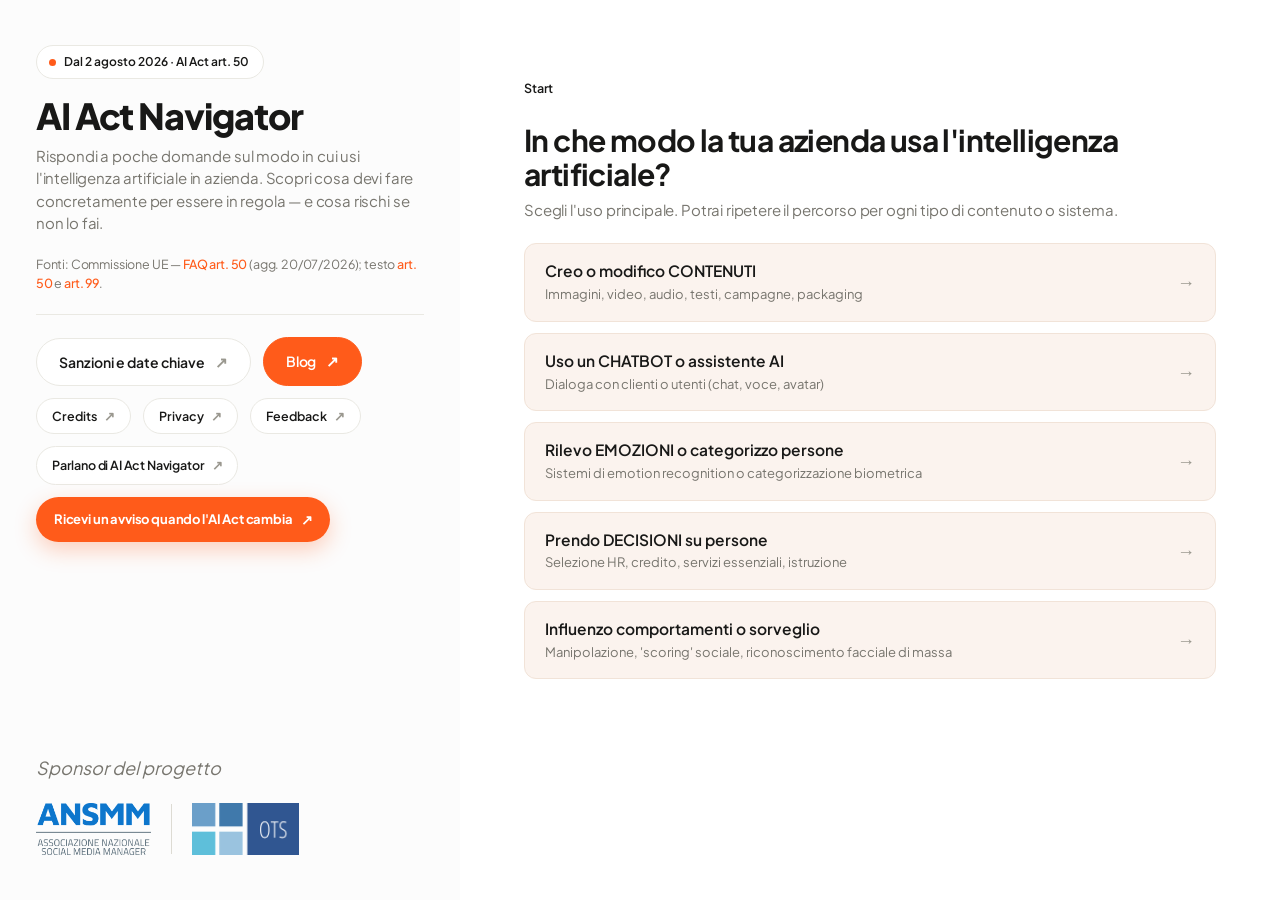
<file: index.html>
<!DOCTYPE html>
<html lang="it">
<head>
<meta charset="UTF-8">
<meta name="viewport" content="width=device-width, initial-scale=1.0">
<title>AI Act Navigator — Sei in regola con l'AI Act? Scoprilo in 2 minuti</title>
<meta name="description" content="Rispondi a poche domande su come usi l'AI in azienda e scopri, in 2 minuti, cosa devi dichiarare, dove e cosa rischi. Gratis e senza registrazione.">
<link rel="canonical" href="https://aiactnavigator.it/">

<!-- Social preview (Open Graph / Twitter) -->
<meta property="og:type" content="website">
<meta property="og:site_name" content="AI Act Navigator">
<meta property="og:locale" content="it_IT">
<meta property="og:url" content="https://aiactnavigator.it/">
<meta property="og:title" content="Sei in regola con l'AI Act? Scoprilo in 2 minuti">
<meta property="og:description" content="Rispondi a poche domande su come usi l'AI in azienda e scopri cosa devi dichiarare, dove e cosa rischi (fino a 15 mln € o il 3% del fatturato). Gratis e senza registrazione.">
<meta property="og:image" content="https://aiactnavigator.it/social-preview.png">
<meta property="og:image:width" content="1200">
<meta property="og:image:height" content="630">
<meta property="og:image:alt" content="AI Act Navigator — la guida interattiva all'AI Act">
<meta name="twitter:card" content="summary_large_image">
<meta name="twitter:title" content="Sei in regola con l'AI Act? Scoprilo in 2 minuti">
<meta name="twitter:description" content="Rispondi a poche domande su come usi l'AI in azienda e scopri cosa devi dichiarare, dove e cosa rischi. Gratis e senza registrazione.">
<meta name="twitter:image" content="https://aiactnavigator.it/social-preview.png">

<style>
@font-face{font-family:'Plus Jakarta Sans';font-style:normal;font-weight:200 800;font-display:swap;src:url([data-uri]) format('woff2')}
  :root{
    --bg:#ffffff;          /* sfondo bianco */
    --card:#ffffff;        /* superfici */
    --panel:#f6f6f3;       /* riquadri interni (info, azioni) */
    --panel-2:#f0efea;     /* pill secondarie */
    --line:#eae9e3;        /* bordi hairline */
    --line-2:#dddbd3;
    --txt:#181817;         /* testo primario */
    --muted:#77756e;       /* testo secondario */
    --muted-2:#9a988f;
    --accent:#ff5b1a;      /* arancione Cursor */
    --accent-soft:#fff0e8;
    --black:#131311;       /* pill nere */
    --green:#1f8f5c;  --green-bg:#e7f3ec;
    --amber:#a9781a;  --amber-bg:#f6efdd;
    --orange:#cf5314; --orange-bg:#fbe9df;
    --red:#c8324b;    --red-bg:#fbe6ea;
  }
  *{box-sizing:border-box}
  html,body{margin:0;padding:0;overflow-x:hidden}
  body{
    background:var(--bg);
    color:var(--txt);
    font-family:"Plus Jakarta Sans",-apple-system,BlinkMacSystemFont,"Segoe UI",Roboto,Helvetica,Arial,sans-serif;
    line-height:1.5;
    -webkit-font-smoothing:antialiased;
    letter-spacing:-.01em;
  }
  .wrap{max-width:100%;margin:0;padding:0}
  .layout{display:grid;grid-template-columns:minmax(0,460px) minmax(0,1fr);gap:0;align-items:start}
  .sidebar{position:sticky;top:0;height:100vh;overflow:hidden;display:flex;flex-direction:column;background:#FCFCFC;padding:clamp(40px,5vh,56px) clamp(30px,2.8vw,48px)}
  .side-bottom{margin-top:26px}
  .sponsor-side{margin-top:auto}
  .disclaimer-text{color:var(--muted);font-size:12.5px;line-height:1.6;margin:0 0 20px}
  .main{min-width:0;padding:clamp(40px,5vh,56px) clamp(28px,5vw,88px)}
  .sources{color:var(--muted);font-size:12.5px;line-height:1.5;margin:20px 0 0}
  .sources a{color:var(--accent);text-decoration:none;font-weight:500}
  .sources a:hover{text-decoration:underline}
  /* contenuto sidebar centrato verticalmente su desktop */
  @media(max-width:860px){
    .layout{grid-template-columns:1fr}
    .sidebar{position:static;height:auto;overflow:visible;justify-content:flex-start;padding:34px 26px}
    .main{padding:26px 26px 60px}
    h1.title{white-space:normal}
  }
  @media(max-width:520px){
    .sidebar{padding:28px 20px}
    .main{padding:20px 20px 48px}
    h1.title{font-size:24px}
    .q-title{font-size:20px}
    .o-title{font-size:22px}
    .opt{padding:15px 16px}
    .nav-bar{margin:18px 0 16px}
    .info-grid{gap:10px}
  }

  /* ---------- header ---------- */
  header.top{margin-bottom:0}
  .badge{
    display:inline-flex;align-items:center;gap:8px;font-size:12px;font-weight:600;
    letter-spacing:0;color:var(--txt);padding:7px 14px 7px 12px;border-radius:999px;
    background:var(--card);border:1px solid var(--line);
  }
  .badge .dot-a{width:7px;height:7px;border-radius:50%;background:var(--accent)}
  h1.title{
    font-size:clamp(26px,3.2vw,36px);line-height:1.05;font-weight:800;white-space:nowrap;
    letter-spacing:-.03em;margin:18px 0 10px;color:var(--txt);
  }
  .subtitle{color:var(--muted);font-size:clamp(13.5px,1.5vw,15px);max-width:620px;margin:0;line-height:1.5}
  .rule{height:1px;background:var(--line);margin:22px 0}

  /* ---------- nav / breadcrumb ---------- */
  .nav-bar{display:flex;align-items:center;gap:12px;flex-wrap:wrap;margin:26px 0 18px;min-height:34px}
  .btn-back{
    background:var(--card);border:1px solid var(--line);color:var(--txt);
    font-size:13px;font-weight:500;padding:8px 15px;border-radius:999px;cursor:pointer;
    display:inline-flex;align-items:center;gap:6px;transition:.15s;font-family:inherit;
  }
  .btn-back:hover{border-color:var(--line-2);background:#fff}
  .btn-back[disabled]{opacity:.4;cursor:not-allowed}
  .crumbs{color:var(--muted);font-size:12.5px;display:flex;flex-wrap:wrap;gap:6px;align-items:center}
  .crumbs .sep{color:var(--muted-2)}
  .crumbs b{color:var(--txt);font-weight:600}
  .crumbs .crumb{background:none;border:none;padding:0;margin:0;font-family:inherit;font-size:12.5px;color:var(--muted);cursor:pointer;transition:.15s}
  .crumbs .crumb:hover{color:var(--accent);text-decoration:underline;text-underline-offset:3px}

  /* ---------- question card ---------- */
  .card{
    background:transparent;border:none;border-radius:0;
    padding:0;animation:fade .25s ease;box-shadow:none;
  }
  @keyframes fade{from{opacity:0;transform:translateY(6px)}to{opacity:1;transform:none}}
  .q-kicker{font-size:12px;font-weight:700;letter-spacing:.02em;text-transform:uppercase;color:var(--accent);margin-bottom:12px}
  .q-title{font-size:clamp(22px,3.4vw,30px);font-weight:700;line-height:1.14;letter-spacing:-.02em;margin:0 0 8px}
  .q-help{color:var(--muted);font-size:15px;margin:0 0 22px;line-height:1.45}
  .options{display:flex;flex-direction:column;gap:11px}
  .opt{
    text-align:left;width:100%;background:#fbf3ee;border:1px solid #f1e3d8;
    color:var(--txt);border-radius:12px;padding:17px 20px;cursor:pointer;font-family:inherit;
    font-size:15.5px;font-weight:600;line-height:1.35;transition:.15s;
    display:flex;justify-content:space-between;align-items:center;gap:14px;
  }
  .opt:hover{border-color:var(--accent);background:#fce9dd;box-shadow:0 2px 12px rgba(255,91,26,.08)}
  .opt .arrow{color:var(--muted-2);font-size:18px;flex:0 0 auto;transition:.15s}
  .opt:hover .arrow{color:var(--accent);transform:translateX(2px)}
  .opt small{display:block;color:var(--muted);font-weight:400;font-size:13px;margin-top:4px}

  /* ---------- outcome ---------- */
  .verdict{
    display:inline-flex;align-items:center;gap:9px;font-weight:700;font-size:12.5px;
    letter-spacing:.02em;text-transform:uppercase;padding:8px 15px;border-radius:999px;margin-bottom:18px;
  }
  .dot{width:10px;height:10px;border-radius:50%}
  .v-green{background:var(--green-bg);color:var(--green)} .v-green .dot{background:var(--green)}
  .v-yellow{background:var(--amber-bg);color:var(--amber)} .v-yellow .dot{background:var(--amber)}
  .v-orange{background:var(--orange-bg);color:var(--orange)} .v-orange .dot{background:var(--orange)}
  .v-red{background:var(--red-bg);color:var(--red)} .v-red .dot{background:var(--red)}

  .o-title{font-size:clamp(23px,3.6vw,31px);font-weight:800;line-height:1.1;letter-spacing:-.02em;margin:0 0 12px}
  .o-summary{font-size:16.5px;color:#3d3b36;margin:0 0 24px;line-height:1.5}
  .section-h{font-size:12px;font-weight:700;letter-spacing:.04em;text-transform:uppercase;color:var(--muted-2);margin:24px 0 12px}
  ul.actions{list-style:none;margin:0;padding:0;display:flex;flex-direction:column;gap:10px}
  ul.actions li{
    position:relative;padding:13px 15px 13px 40px;background:var(--panel);
    border:1px solid var(--line);border-radius:11px;font-size:14.5px;color:#33322d;line-height:1.5;
  }
  ul.actions li::before{
    content:"";position:absolute;left:15px;top:18px;width:8px;height:8px;border-radius:50%;background:var(--accent);
  }
  ul.actions li b{color:var(--txt);font-weight:700}

  .info-grid{display:grid;grid-template-columns:1fr 1fr;gap:12px;margin-top:8px}
  @media(max-width:560px){.info-grid{grid-template-columns:1fr}}
  .info-box{background:var(--panel);border:1px solid var(--line);border-radius:12px;padding:15px 16px}
  .info-box .lab{font-size:11px;font-weight:700;letter-spacing:.04em;text-transform:uppercase;color:var(--muted-2);margin-bottom:6px}
  .info-box .val{font-size:14px;color:var(--txt);font-weight:600;line-height:1.4}
  .info-box.sanction .val{color:var(--red)}
  .info-box.sanction.none .val{color:var(--green)}

  .caption-box{margin-top:20px;background:var(--accent-soft);border:1px solid #ffd9c6;border-radius:13px;padding:17px 18px}
  .caption-box .lab{font-size:11px;font-weight:700;letter-spacing:.04em;text-transform:uppercase;color:var(--accent);margin-bottom:9px}
  .caption-text{font-size:15px;color:var(--txt);font-style:italic;background:#fff;border:1px dashed #f0b593;border-radius:9px;padding:12px 14px;margin-bottom:11px;line-height:1.45}
  .btn-copy{
    background:#fff;border:1px solid #f0c3a6;color:var(--accent);font-size:12.5px;font-weight:600;
    padding:8px 15px;border-radius:999px;cursor:pointer;transition:.15s;font-family:inherit;
  }
  .btn-copy:hover{background:var(--accent);color:#fff;border-color:var(--accent)}
  .btn-copy.done{background:var(--green-bg);color:var(--green);border-color:#bfe3cd}

  .legal-note{margin-top:20px;font-size:13.5px;color:#5c4a2f;background:#f6efdd;border:1px solid #ebe0c4;border-radius:11px;padding:13px 15px;line-height:1.5}
  .legal-note b{color:#3d3117}

  .restart-row{margin-top:28px;display:flex;gap:12px;flex-wrap:wrap}
  .btn-primary{
    background:var(--black);color:#fff;border:none;font-weight:600;font-size:14px;font-family:inherit;
    padding:13px 24px;border-radius:999px;cursor:pointer;transition:.15s;
  }
  .btn-primary:hover{background:#000}
  .btn-ghost{
    background:var(--panel-2);border:1px solid var(--line);color:var(--txt);font-weight:600;font-size:14px;
    padding:13px 22px;border-radius:999px;cursor:pointer;font-family:inherit;transition:.15s;
  }
  .btn-ghost:hover{background:#fff;border-color:var(--line-2)}

  /* ---------- reference ---------- */
  details.ref{margin-top:0;border:1px solid var(--line);border-radius:14px;background:var(--card);overflow:hidden}
  details.ref summary{cursor:pointer;list-style:none;padding:17px 20px;font-weight:600;font-size:14.5px;display:flex;justify-content:space-between;align-items:center}
  details.ref summary::-webkit-details-marker{display:none}
  details.ref summary .chev{color:var(--muted-2);transition:.2s}
  details.ref[open] summary .chev{transform:rotate(180deg)}
  .ref-body{padding:6px 20px 24px;border-top:1px solid var(--line)}
  table.san{width:100%;border-collapse:collapse;margin-top:14px;font-size:13.5px}
  table.san th,table.san td{text-align:left;padding:11px 10px;border-bottom:1px solid var(--line);vertical-align:top}
  table.san th{color:var(--muted-2);font-weight:700;font-size:11px;text-transform:uppercase;letter-spacing:.04em}
  table.san td{color:#3d3b36}
  table.san td b{color:var(--txt)}
  .pill{display:inline-block;font-size:11px;font-weight:700;padding:3px 9px;border-radius:999px}
  .pill.red{background:var(--red-bg);color:var(--red)}
  .pill.orange{background:var(--orange-bg);color:var(--orange)}
  .pill.yellow{background:var(--amber-bg);color:var(--amber)}
  .dates{display:flex;flex-direction:column;gap:9px;margin-top:16px}
  .dates div{font-size:13.5px;color:#3d3b36;line-height:1.45}
  .dates b{color:var(--txt)}

  footer.disc{margin-top:0;padding-top:0;border-top:none;display:flex;flex-direction:column;align-items:flex-start;gap:14px}
  .disc-row{display:flex;align-items:center;gap:18px;flex-wrap:wrap}
  .policy p{font-size:14px;color:#3d3b36;line-height:1.6;margin:0 0 13px}
  .policy h4{font-size:12.5px;font-weight:800;letter-spacing:.02em;color:var(--txt);margin:18px 0 6px;text-transform:uppercase}
  .policy a{color:var(--accent);text-decoration:none;font-weight:600}
  .policy a:hover{text-decoration:underline}
  .credit-link{background:none;border:none;padding:0;font-family:inherit;display:inline-flex;align-items:center;gap:6px;font-size:12px;font-weight:500;color:var(--muted);cursor:pointer;transition:.15s}
  .credit-link:hover{color:var(--accent)}
  .credit-link svg{width:15px;height:15px;display:block}
  .help-link{background:#26251D;border:1px solid #26251D;border-radius:999px;padding:6px 13px;font-family:inherit;font-size:12px;font-weight:500;color:#fff;cursor:pointer;transition:.15s}
  .help-link:hover{background:#34332a;border-color:#34332a;color:#fff}
  .modal-sm{max-width:520px}
  .credit-note{font-size:14.5px;color:var(--txt);line-height:1.55;margin:18px 0 0}
  .ai-note{font-size:12.5px;color:var(--muted);line-height:1.55;margin:14px 0 0;font-style:italic}
  .credit-note a{color:var(--accent);text-decoration:none;font-weight:600}
  .credit-note a:hover{text-decoration:underline}
  footer.disc .brand{margin-top:16px;font-size:12px;letter-spacing:.02em;color:var(--txt);font-weight:600}
  footer.disc .brand u{text-decoration-color:var(--accent);text-underline-offset:3px}
  a.src{color:var(--accent);text-decoration:none;font-weight:500}
  a.src:hover{text-decoration:underline}

  /* ---------- ref trigger + modal ---------- */
  .ref-trigger{
    width:100%;text-align:left;display:flex;justify-content:space-between;align-items:center;gap:12px;
    background:var(--card);border:1px solid var(--line);border-radius:14px;padding:16px 18px;
    font-family:inherit;font-size:14px;font-weight:600;color:var(--txt);cursor:pointer;transition:.15s;
  }
  .ref-trigger:hover{border-color:var(--accent);background:#fffaf7}
  .ref-trigger .ext{color:var(--muted-2);font-size:15px;transition:.15s}
  .ref-trigger:hover .ext{color:var(--accent)}

  /* ---------- sponsor ---------- */
  .sponsor-title{margin:0 0 14px;font-size:15px;font-weight:700;letter-spacing:-.01em;color:var(--txt)}
  .sponsor-row{display:flex;gap:12px;flex-wrap:wrap}
  .sponsor-card{display:flex;align-items:center;justify-content:center;background:var(--card);border:1px solid var(--line);border-radius:14px;padding:14px 18px;height:78px;box-sizing:border-box}
  .sponsor-card img{display:block;max-height:48px;width:auto}
  .sponsor-side .sponsor-title{font-size:18px;font-weight:400;font-style:italic;color:var(--muted);letter-spacing:0;margin:0 0 22px}
  .sponsor-side .sponsor-row{gap:20px;align-items:center}
  .sponsor-side .sponsor-card{background:transparent;border:none;border-radius:0;padding:0;height:auto}
  .sponsor-side .sponsor-card img{max-height:52px}
  .sponsor-div{width:1px;height:50px;background:var(--line-2);flex:none}
  a.sponsor-card{text-decoration:none;transition:border-color .15s}
  a.sponsor-card:hover{border-color:var(--accent)}

  /* ---------- badge + pill actions ---------- */
  .badge-row{display:flex;align-items:center;gap:10px;flex-wrap:wrap}
  .action-row{display:flex;flex-wrap:wrap;gap:12px;align-items:center}
  .pill-btn{display:inline-flex;align-items:center;gap:10px;font-family:inherit;font-size:14px;font-weight:600;color:var(--txt);background:var(--card);border:1px solid var(--line);border-radius:999px;padding:13px 22px;cursor:pointer;text-decoration:none;transition:.15s}
  .pill-btn:hover{border-color:var(--accent)}
  .pill-btn .ext{color:var(--muted-2);font-size:15px;transition:.15s}
  .pill-btn:hover .ext{color:var(--accent)}
  .pill-accent{background:var(--accent);border-color:var(--accent);color:#fff;padding-top:12px;padding-bottom:12px}
  .pill-accent .ext{color:#fff}
  .pill-accent:hover{background:var(--orange);border-color:var(--orange)}
  .pill-accent:hover .ext{color:#fff}
  .action-sm{margin-top:12px}
  .pill-sm{font-size:12.5px;padding:9px 15px;gap:7px}
  .pill-sm .ext{font-size:13px}
  .side-cta{display:inline-flex;align-items:center;gap:8px;margin-top:12px;background:var(--accent);color:#fff;text-decoration:none;font-weight:700;font-size:13px;padding:12px 18px;border-radius:999px;box-shadow:0 8px 22px rgba(255,91,26,.28);transition:.15s}
  .side-cta:hover{background:var(--orange)}
  .side-cta .ext{color:#fff;font-size:14px}
  a.mm-item{text-decoration:none}

  /* ---------- footer sidebar (voci testuali) ---------- */
  .disc-links{display:flex;align-items:center;justify-content:center;gap:10px;flex-wrap:wrap}
  .disc-link{background:none;border:none;padding:4px 2px;font-family:inherit;font-size:13px;font-weight:500;color:var(--muted);cursor:pointer;transition:.15s}
  .disc-link:hover{color:var(--accent)}
  .disc-sep{color:var(--muted-2);font-size:12px;user-select:none}

  .modal-overlay{
    position:fixed;inset:0;z-index:100;display:none;align-items:center;justify-content:center;
    padding:clamp(16px,4vw,40px);background:rgba(24,22,18,.42);backdrop-filter:blur(3px);
  }
  .modal-overlay.open{display:flex;animation:ov .2s ease}
  @keyframes ov{from{opacity:0}to{opacity:1}}
  .modal{
    background:#fff;border:1px solid var(--line);border-radius:20px;width:100%;max-width:1000px;
    max-height:92vh;overflow:auto;box-shadow:0 24px 60px rgba(24,22,18,.22);animation:md .22s ease;
  }
  @keyframes md{from{opacity:0;transform:translateY(12px) scale(.99)}to{opacity:1;transform:none}}
  .modal-head{
    position:sticky;top:0;background:#fff;display:flex;justify-content:space-between;align-items:center;
    gap:16px;padding:22px clamp(22px,3vw,32px);border-bottom:1px solid var(--line);
  }
  .modal-head h3{margin:0;font-size:clamp(17px,2.4vw,20px);font-weight:800;letter-spacing:-.02em}
  .modal-close{
    flex:0 0 auto;width:34px;height:34px;border-radius:50%;border:1px solid var(--line);background:var(--panel);
    color:var(--txt);font-size:14px;cursor:pointer;font-family:inherit;transition:.15s;
  }
  .modal-close:hover{background:var(--accent);color:#fff;border-color:var(--accent)}
  .modal-body{padding:clamp(20px,3vw,32px)}
  .modal-intro{color:var(--muted);font-size:14.5px;line-height:1.55;margin:0}
  .modal-grid{display:grid;grid-template-columns:1.1fr 1fr;gap:clamp(24px,3vw,44px);align-items:start;margin-top:24px}
  .modal-grid .col{min-width:0}
  .modal-sub{font-size:11px;font-weight:700;letter-spacing:.05em;text-transform:uppercase;color:var(--muted-2);margin-bottom:12px}
  .modal-grid .dates{margin-top:0}
  .modal-grid table.san{margin-top:0}
  @media(max-width:640px){.modal-grid{grid-template-columns:1fr;gap:26px}}
  .modal-body table.san{font-size:15px}
  .modal-body table.san th{font-size:12px}
  .modal-body table.san th,.modal-body table.san td{padding:14px 12px}
  .modal-body .dates{margin-top:22px}
  .modal-body .dates div{font-size:14.5px}
  .modal-sources{color:var(--muted);font-size:12.5px;line-height:1.55;margin-top:22px}
  @media(max-width:560px){.modal-body table.san th,.modal-body table.san td{padding:11px 8px}}
  /* ---------- elementi mobile (nascosti su desktop) ---------- */
  .hamburger{display:none}
  .mobile-menu{display:none}
  .scroll-cue{display:none}

  @media(max-width:860px){
    /* hero centrato */
    .side-top{text-align:center}
    .side-top .badge{margin:0 auto}
    .subtitle{margin-left:auto;margin-right:auto}
    /* secondari spostati nel menu hamburger */
    .sources,.rule,.ref-trigger,.action-row,.side-cta,.side-bottom,.sponsor-side{display:none}

    /* sponsor nel menu mobile */
    .mm-sponsor{margin-top:16px;padding-top:16px;border-top:1px solid var(--line)}
    .mm-sponsor .sponsor-title{margin:0 0 12px}

    /* pulsante hamburger */
    .hamburger{display:flex;flex-direction:column;justify-content:center;gap:5px;position:fixed;top:14px;right:14px;z-index:120;width:44px;height:44px;border:1px solid var(--line);border-radius:12px;background:#fff;cursor:pointer;padding:0 11px}
    .hamburger span{display:block;height:2px;width:100%;background:var(--txt);border-radius:2px;transition:.2s}
    .hamburger.is-open span:nth-child(1){transform:translateY(7px) rotate(45deg)}
    .hamburger.is-open span:nth-child(2){opacity:0}
    .hamburger.is-open span:nth-child(3){transform:translateY(-7px) rotate(-45deg)}

    /* menu a tendina */
    .mobile-menu{display:block;position:fixed;top:0;left:0;right:0;z-index:110;background:#fff;border-bottom:1px solid var(--line);padding:74px 20px 24px;transform:translateY(-108%);transition:transform .26s ease;box-shadow:0 14px 34px rgba(24,22,18,.14)}
    .mobile-menu.open{transform:translateY(0)}
    .mm-item{display:block;width:100%;text-align:left;background:var(--panel);border:1px solid var(--line);border-radius:12px;padding:15px 16px;margin-bottom:10px;font-family:inherit;font-size:15px;font-weight:600;color:var(--txt);cursor:pointer;transition:.15s}
    .mm-item:hover{border-color:var(--accent)}
    .mm-sources{font-size:12px;color:var(--muted);line-height:1.55;margin:14px 2px 0}
    .mm-sources a{color:var(--accent);text-decoration:none;font-weight:500}

    /* hero a tutta altezza + pulsante "Rispondi alle domande" */
    .sidebar{min-height:100vh;justify-content:center}
    .scroll-cue{align-self:center;display:inline-flex;align-items:center;justify-content:center;gap:8px;margin:30px 0 2px;background:var(--accent);border:none;border-radius:999px;padding:14px 26px;cursor:pointer;font-family:inherit;color:#fff;box-shadow:0 8px 22px rgba(255,91,26,.28);animation:bob 1.4s ease-in-out infinite}
    .scroll-cue span{font-size:15px;font-weight:700;color:#fff;letter-spacing:.01em}
    .scroll-cue svg{width:16px;height:16px;color:#fff}
    @keyframes bob{0%,100%{transform:translateY(0)}50%{transform:translateY(7px)}}
  }
</style>

<!-- PostHog · analitica eventi sui nodi. Incolla la tua Project API Key qui sotto. -->
<script>
  window.POSTHOG_KEY  = "phc_ztKfsSiGTJtMEuhjNR8WUJCzQY9SNWQqMwgVBei7rF7u";   // Project API Key (EU)
  window.POSTHOG_HOST = "https://eu.i.posthog.com";     // UE (usa https://us.i.posthog.com se il progetto è negli USA)
  if (window.POSTHOG_KEY && window.POSTHOG_KEY.indexOf("<") === -1) {
    !function(t,e){var o,n,p,r;e.__SV||(window.posthog=e,e._i=[],e.init=function(i,s,a){function g(t,e){var o=e.split(".");2==o.length&&(t=t[o[0]],e=o[1]),t[e]=function(){t.push([e].concat(Array.prototype.slice.call(arguments,0)))}}(p=t.createElement("script")).type="text/javascript",p.async=!0,p.src=s.api_host+"/static/array.js",(r=t.getElementsByTagName("script")[0]).parentNode.insertBefore(p,r);var u=e;for(void 0!==a?u=e[a]=[]:a="posthog",u.people=u.people||[],u.toString=function(t){var e="posthog";return"posthog"!==a&&(e+="."+a),t||(e+=" (stub)"),e},u.people.toString=function(){return u.toString(1)+".people (stub)"},o="capture identify alias people.set people.set_once set_config register register_once unregister opt_out_capturing has_opted_out_capturing opt_in_capturing reset isFeatureEnabled onFeatureFlags getFeatureFlag getFeatureFlagPayload reloadFeatureFlags group updateEarlyAccessFeatureEnrollment getEarlyAccessFeatures getActiveMatchingSurveys getSurveys getNextSurveyStep onSessionId".split(" "),n=0;n<o.length;n++)g(u,o[n]);e._i.push([i,s,a])},e.__SV=1)}(document,window.posthog||[]);
    posthog.init(window.POSTHOG_KEY,{api_host:window.POSTHOG_HOST,persistence:"memory",capture_pageview:true});
  }
</script>
</head>
<body>
<button class="hamburger" id="hamburger" onclick="toggleMenu()" aria-label="Apri menu"><span></span><span></span><span></span></button>
<nav class="mobile-menu" id="mobileMenu" aria-hidden="true">
  <a class="mm-item" href="/">Home</a>
  <a class="mm-item" href="/blog/">Blog</a>
  <a class="mm-item" href="/newsletter/">Newsletter</a>
  <a class="mm-item" href="/parlano/">Rassegna</a>
  <button class="mm-item" onclick="menuOpen('refModal')">Riferimenti rapidi: sanzioni e date chiave</button>
  <button class="mm-item" onclick="menuOpen('creditsModal')">Credits</button>
  <button class="mm-item" onclick="menuOpen('privacyModal')">Privacy</button>
  <button class="mm-item" onclick="menuOpen('contribModal')">Vuoi aiutarmi a migliorare il sito?</button>
  <div class="mm-sponsor">
    <p class="sponsor-title">Sponsor del progetto</p>
    <div class="sponsor-row">
      <a class="sponsor-card" href="https://www.ansmm.it/?utm_source=aiactnavigator.it&utm_medium=referral&utm_campaign=sponsor" target="_blank" rel="noopener sponsored" aria-label="ANSMM — Associazione Nazionale Social Media Manager (apre in una nuova scheda)"><img src="sponsor-ansmm.png" alt="ANSMM — Associazione Nazionale Social Media Manager"></a>
      <a class="sponsor-card" href="https://www.ots-web.com/?utm_source=aiactnavigator.it&utm_medium=referral&utm_campaign=sponsor" target="_blank" rel="noopener sponsored" aria-label="OTS (apre in una nuova scheda)"><img src="sponsor-ots.png" alt="OTS"></a>
    </div>
  </div>
</nav>

<div class="wrap">
  <div class="layout">
  <aside class="sidebar">
    <div class="side-top">
    <header class="top">
      <div class="badge-row">
        <span class="badge"><span class="dot-a"></span>Dal 2 agosto 2026 · AI Act art. 50</span>
      </div>
      <h1 class="title">AI Act Navigator</h1>
      <p class="subtitle">Rispondi a poche domande sul modo in cui usi l'intelligenza artificiale in azienda. Scopri cosa devi fare concretamente per essere in regola — e cosa rischi se non lo fai.</p>
    </header>
    <p class="sources">Fonti: Commissione UE — <a href="https://digital-strategy.ec.europa.eu/en/faqs/transparency-obligations-under-article-50-ai-act" target="_blank" rel="noopener">FAQ art. 50</a> (agg. 20/07/2026); testo <a href="https://artificialintelligenceact.eu/article/50/" target="_blank" rel="noopener">art. 50</a> e <a href="https://artificialintelligenceact.eu/article/99/" target="_blank" rel="noopener">art. 99</a>.</p>
    <div class="rule"></div>

  <div class="action-row">
    <button class="pill-btn" onclick="openRef()"><span>Sanzioni e date chiave</span><span class="ext">↗</span></button>
    <a class="pill-btn pill-accent" href="/blog/"><span>Blog</span><span class="ext">↗</span></a>
  </div>
  <div class="action-row action-sm">
    <button class="pill-btn pill-sm" onclick="openModal('creditsModal')"><span>Credits</span><span class="ext">↗</span></button>
    <button class="pill-btn pill-sm" onclick="openModal('privacyModal')"><span>Privacy</span><span class="ext">↗</span></button>
    <button class="pill-btn pill-sm" onclick="openModal('contribModal')"><span>Feedback</span><span class="ext">↗</span></button>
  </div>
  <div class="action-row action-sm">
    <a class="pill-btn pill-sm" href="/parlano/"><span>Parlano di AI Act Navigator</span><span class="ext">↗</span></a>
  </div>
  <a class="side-cta" href="/newsletter/"><span>Ricevi un avviso quando l'AI Act cambia</span><span class="ext">↗</span></a>
    <button class="scroll-cue" onclick="scrollToFlow()" aria-label="Rispondi alle domande">
      <span>Rispondi alle domande</span>
      <svg xmlns="http://www.w3.org/2000/svg" width="16" height="16" viewBox="0 0 24 24" fill="none" stroke="currentColor" stroke-width="1.5" stroke-linecap="round" stroke-linejoin="round"><path d="M6 9l6 6 6-6"></path></svg>
    </button>
    </div>

    <div class="sponsor-side">
      <p class="sponsor-title">Sponsor del progetto</p>
      <div class="sponsor-row">
        <a class="sponsor-card" href="https://www.ansmm.it/?utm_source=aiactnavigator.it&utm_medium=referral&utm_campaign=sponsor" target="_blank" rel="noopener sponsored" aria-label="ANSMM — Associazione Nazionale Social Media Manager (apre in una nuova scheda)"><img src="sponsor-ansmm.png" alt="ANSMM — Associazione Nazionale Social Media Manager"></a>
        <span class="sponsor-div" aria-hidden="true"></span>
        <a class="sponsor-card" href="https://www.ots-web.com/?utm_source=aiactnavigator.it&utm_medium=referral&utm_campaign=sponsor" target="_blank" rel="noopener sponsored" aria-label="OTS (apre in una nuova scheda)"><img src="sponsor-ots.png" alt="OTS"></a>
      </div>
    </div>
  </aside>

  <main class="main">
    <div class="nav-bar">
      <div class="crumbs" id="crumbs"></div>
    </div>
    <div id="stage"></div>
  </main>
  </div>
</div>

<div class="modal-overlay" id="refModal" aria-hidden="true" onclick="if(event.target===this)closeRef()">
  <div class="modal" role="dialog" aria-modal="true" aria-label="Riferimenti rapidi: sanzioni e date chiave">
    <div class="modal-head">
      <h3>Riferimenti rapidi — sanzioni e date chiave</h3>
      <button class="modal-close" onclick="closeRef()" aria-label="Chiudi">✕</button>
    </div>
    <div class="modal-body">
      <p class="modal-intro">Le sanzioni dell'AI Act (art. 99) sono su tre livelli. Per PMI e start-up si applica <b>l'importo più basso</b> tra la cifra fissa e la percentuale del fatturato (per le grandi imprese, il più alto).</p>
      <div class="modal-grid">
        <div class="col">
          <div class="modal-sub">Sanzioni · art. 99</div>
          <table class="san">
            <thead><tr><th>Violazione</th><th>Sanzione massima</th></tr></thead>
            <tbody>
              <tr><td><span class="pill red">Vietato</span><br><b>Pratiche vietate</b> (art. 5)</td><td><b>35 mln €</b> o <b>7%</b> del fatturato mondiale annuo</td></tr>
              <tr><td><span class="pill orange">Obblighi</span><br><b>Trasparenza (art. 50)</b>, obblighi alto rischio e altri</td><td><b>15 mln €</b> o <b>3%</b> del fatturato mondiale annuo</td></tr>
              <tr><td><span class="pill yellow">Info errate</span><br><b>Informazioni false/incomplete</b> alle autorità</td><td><b>7,5 mln €</b> o <b>1%</b> del fatturato mondiale annuo</td></tr>
            </tbody>
          </table>
        </div>
        <div class="col">
          <div class="modal-sub">Date chiave</div>
          <div class="dates">
            <div><b>2 febbraio 2025</b> — In vigore i divieti (art. 5) e gli obblighi di alfabetizzazione AI (art. 4).</div>
            <div><b>2 agosto 2025</b> — Applicabili le sanzioni (art. 99) e gli obblighi sui modelli GPAI.</div>
            <div><b>2 agosto 2026</b> — Diventano applicabili gli obblighi di trasparenza dell'art. 50.</div>
            <div><b>2 dicembre 2026</b> — Fine del periodo di grazia per la marcatura leggibile da macchina dei sistemi generativi già sul mercato prima del 2 agosto 2026 (art. 50(2); i contenuti creati prima non vanno etichettati retroattivamente). Dallo stesso giorno, per il Digital Omnibus, scattano due nuovi divieti assoluti: deepfake sessuali non consensuali e materiale pedopornografico generati con l'AI.</div>
            <div><b>2 dicembre 2027</b> — Regime pieno per i sistemi ad alto rischio "autonomi" (Annex III): rinviato dal Digital Omnibus (era previsto per il 2 agosto 2026).</div>
            <div><b>2 agosto 2028</b> — Regime pieno per i sistemi ad alto rischio integrati in prodotti già regolati da normative settoriali UE (Annex I).</div>
          </div>
        </div>
      </div>
      <p class="modal-sources">Fonti: Commissione UE — <a class="src" href="https://digital-strategy.ec.europa.eu/en/faqs/transparency-obligations-under-article-50-ai-act" target="_blank" rel="noopener">FAQ art. 50</a> (agg. 20/07/2026); testo <a class="src" href="https://artificialintelligenceact.eu/article/50/" target="_blank" rel="noopener">art. 50</a> e <a class="src" href="https://artificialintelligenceact.eu/article/99/" target="_blank" rel="noopener">art. 99</a>.</p>
    </div>
  </div>
</div>

<div class="modal-overlay" id="creditsModal" aria-hidden="true" onclick="if(event.target===this)closeModal('creditsModal')">
  <div class="modal modal-sm" role="dialog" aria-modal="true" aria-label="Credits">
    <div class="modal-head">
      <h3>Credits</h3>
      <button class="modal-close" onclick="closeModal('creditsModal')" aria-label="Chiudi">✕</button>
    </div>
    <div class="modal-body">
      <p class="modal-intro">Questa guida ha finalità informativa e operativa. Alcuni casi restano difficili da classificare e la norma è ancora in assestamento: non è una sintesi definitiva dell'AI Act né una consulenza legale. Nei casi più esposti, confrontati con un legale prima di pubblicare.</p>
      <p class="credit-note">Un progetto ideato da <b>Antonio Sapone</b>. Per contattarmi, scrivimi su <a href="https://www.linkedin.com/in/totosapone/" target="_blank" rel="noopener">LinkedIn</a>.</p>
      <p class="ai-note">Nota di trasparenza: questo sito è stato progettato e sviluppato con il supporto di strumenti di intelligenza artificiale.</p>
    </div>
  </div>
</div>

<div class="modal-overlay" id="contribModal" aria-hidden="true" onclick="if(event.target===this)closeModal('contribModal')">
  <div class="modal modal-sm" role="dialog" aria-modal="true" aria-label="Vuoi aiutarmi a migliorare il sito?">
    <div class="modal-head">
      <h3>Vuoi aiutarmi a migliorare il sito?</h3>
      <button class="modal-close" onclick="closeModal('contribModal')" aria-label="Chiudi">✕</button>
    </div>
    <div class="modal-body">
      <p class="modal-intro">Questo progetto nasce per rendere la normativa più accessibile: chiara, leggera e piacevole da consultare. L'obiettivo è farlo evolvere nel tempo grazie al contributo della comunità, fino a renderlo un punto di riferimento concreto e affidabile per chi lavora con l'intelligenza artificiale. Ogni suggerimento, segnalazione o correzione è prezioso.</p>
      <p class="credit-note">Se vuoi darmi una mano a migliorarlo, scrivimi su <a href="https://www.linkedin.com/in/totosapone/" target="_blank" rel="noopener">LinkedIn</a> — <b>Antonio Sapone</b>.</p>
    </div>
  </div>
</div>

<div class="modal-overlay" id="privacyModal" aria-hidden="true" onclick="if(event.target===this)closeModal('privacyModal')">
  <div class="modal modal-sm" role="dialog" aria-modal="true" aria-label="Privacy Policy">
    <div class="modal-head">
      <h3>Privacy Policy</h3>
      <button class="modal-close" onclick="closeModal('privacyModal')" aria-label="Chiudi">✕</button>
    </div>
    <div class="modal-body policy">
      <p>Questo sito è uno strumento informativo gratuito. Non richiede registrazione e non raccoglie dati inseriti da te: non ci sono moduli né campi di testo. Qui trovi come vengono trattati i dati di navigazione.</p>

      <h4>Dati raccolti</h4>
      <p>Per capire come viene usato lo strumento e migliorarlo, utilizziamo <b>PostHog</b> (analitica). Raccoglie in forma anonima e aggregata gli eventi d'uso (ad esempio quali percorsi vengono scelti) e l'indirizzo IP, impiegato per una geolocalizzazione approssimativa (paese/città). Non ti identifichiamo come persona.</p>

      <h4>Cookie</h4>
      <p>Il sito non utilizza cookie di profilazione e non memorizza informazioni sul tuo dispositivo: l'analitica è configurata in modalità <b>cookieless</b>. Per questo non è presente un banner di consenso ai cookie. Anche i caratteri tipografici sono ospitati sul sito stesso, senza richiami a servizi esterni.</p>

      <h4>Finalità e base giuridica</h4>
      <p>I dati sono trattati per finalità statistiche e di miglioramento del servizio, sulla base del <b>legittimo interesse</b> del titolare a comprendere l'utilizzo aggregato dello strumento.</p>

      <h4>Dove e con chi</h4>
      <p>I dati dell'analitica sono trattati da <b>PostHog</b> su server nell'Unione Europea. Il sito è ospitato su <b>GitHub Pages</b> (GitHub, Inc.), i cui server possono registrare l'indirizzo IP nei log tecnici per finalità di sicurezza e funzionamento.</p>

      <h4>Conservazione</h4>
      <p>I dati sono conservati in forma aggregata per il tempo necessario alle finalità statistiche indicate.</p>

      <h4>I tuoi diritti</h4>
      <p>Hai diritto di accedere, opporti, chiedere la limitazione o la cancellazione dei dati che ti riguardano. Per esercitarli, o per qualsiasi domanda, puoi scrivermi a <a href="mailto:totix.soap@libero.it">totix.soap@libero.it</a> oppure contattarmi su <a href="https://www.linkedin.com/in/totosapone/" target="_blank" rel="noopener">LinkedIn</a>.</p>

      <p class="credit-note">Titolare del trattamento: <b>Antonio Sapone</b> — <a href="mailto:totix.soap@libero.it">totix.soap@libero.it</a>. Questo documento ha finalità informativa e non sostituisce una consulenza legale. Ultimo aggiornamento: luglio 2026.</p>
    </div>
  </div>
</div>

<script>
/* ============================================================
   NODI — motore a grafo
   Ogni nodo è o una DOMANDA (con .options) o un ESITO (con .outcome)
   ============================================================ */
const NODES = {
  start:{
    kicker:"Start",
    q:"In che modo la tua azienda usa l'intelligenza artificiale?",
    help:"Scegli l'uso principale. Potrai ripetere il percorso per ogni tipo di contenuto o sistema.",
    options:[
      {label:"Creo o modifico CONTENUTI", sub:"Immagini, video, audio, testi, campagne, packaging", to:"media"},
      {label:"Uso un CHATBOT o assistente AI", sub:"Dialoga con clienti o utenti (chat, voce, avatar)", to:"out_chatbot"},
      {label:"Rilevo EMOZIONI o categorizzo persone", sub:"Sistemi di emotion recognition o categorizzazione biometrica", to:"biometric"},
      {label:"Prendo DECISIONI su persone", sub:"Selezione HR, credito, servizi essenziali, istruzione", to:"decisions"},
      {label:"Influenzo comportamenti o sorveglio", sub:"Manipolazione, 'scoring' sociale, riconoscimento facciale di massa", to:"manipulation"}
    ]
  },

  /* ---------- A. CONTENUTI ---------- */
  media:{
    kicker:"Contenuti",
    q:"Che tipo di contenuto stai creando o modificando?",
    options:[
      {label:"Immagine", sub:"Foto, visual, grafica pubblicitaria", to:"visual"},
      {label:"Video / Spot", sub:"Filmati, reel, animazioni", to:"visual"},
      {label:"Packaging o grafica di prodotto", sub:"Etichette, confezioni, key visual", to:"visual"},
      {label:"Audio", sub:"Voce, doppiaggio, musica, jingle", to:"audio"},
      {label:"Testo", sub:"Copy, articoli, post, descrizioni prodotto", to:"text"}
    ]
  },
  visual:{
    kicker:"Contenuto visivo",
    q:"Quanto ha inciso l'AI su questo contenuto?",
    help:"Il punto chiave non è 'quanta' AI hai usato, ma se il risultato può essere scambiato per reale.",
    options:[
      {label:"1 · Originale — nessuna AI", sub:"Scatto o ripresa reale, nessun intervento generativo", to:"out_originale"},
      {label:"2 · Assistito — solo ritocco standard", sub:"Luci, colori, rimozione imperfezioni, ridimensionamento. La sostanza non cambia", to:"out_assistito"},
      {label:"3 · Ibrido — manipolazione evidente", sub:"Soggetto reale + elementi AI (es. sfondo) ma è palese, non spacciato per reale", to:"out_ibrida"},
      {label:"4 · Sintetico — sembra reale", sub:"Generato/modificato dall'AI, con persone, luoghi o eventi plausibili e credibili", to:"out_deepfake_visual"}
    ]
  },
  audio:{
    kicker:"Contenuto audio",
    q:"Che tipo di audio hai generato con l'AI?",
    options:[
      {label:"Voce che imita una persona reale o sembra autentica", sub:"Cloni vocali, doppiaggio realistico, voce indistinguibile da quella umana", to:"out_deepfake_audio"},
      {label:"Solo ritocco/pulizia di un audio reale", sub:"Riduzione rumore, equalizzazione — la voce e il contenuto restano quelli reali", to:"out_assistito"},
      {label:"Voce o musica dichiaratamente sintetica", sub:"Palesemente AI, non riconducibile a una persona reale", to:"out_synth_audio"}
    ]
  },
  text:{
    kicker:"Contenuto testuale",
    q:"Che cosa fai con l'AI sul testo?",
    help:"Tradurre o correggere un testo scritto da una persona è 'editing standard' e non richiede dichiarazione. L'obbligo per chi pubblica scatta solo per testi generati dall'AI che informano il pubblico su temi di interesse pubblico.",
    options:[
      {label:"Lo genero con l'AI e informa il pubblico su temi di interesse pubblico", sub:"Politica, salute, sicurezza, diritti, economia, cronaca, scienza — SENZA revisione umana responsabile", to:"out_text_public"},
      {label:"Interesse pubblico, MA con revisione editoriale", sub:"Un responsabile esamina e approva la sostanza, con responsabilità editoriale", to:"out_text_reviewed"},
      {label:"Copy marketing, prodotto, social, email", sub:"Testi promozionali o interni, non 'interesse pubblico'", to:"out_text_marketing"},
      {label:"Traduco o correggo un testo scritto da una persona", sub:"Traduzione automatica, ortografia, grammatica, ritocchi minori — il significato resta lo stesso", to:"out_text_editing"}
    ]
  },

  /* ---------- C. BIOMETRICO / EMOZIONI ---------- */
  biometric:{
    kicker:"Emozioni e biometria",
    q:"In quale contesto e su quali dati?",
    options:[
      {label:"Emozioni di dipendenti o studenti", sub:"Emotion recognition sul luogo di lavoro o a scuola", to:"out_prohibited_emotion"},
      {label:"Categorizzazione su dati sensibili", sub:"Dedurre razza, etnia, opinioni politiche, religione, orientamento sessuale", to:"out_prohibited_biocat"},
      {label:"Altri contesti / dati non sensibili", sub:"Es. analisi emozioni nel marketing, categorizzazione non su tratti protetti", to:"out_biometric_transparency"}
    ]
  },

  /* ---------- D. DECISIONI SU PERSONE ---------- */
  decisions:{
    kicker:"Decisioni su persone",
    q:"Per quale finalità usi l'AI sulle persone?",
    options:[
      {label:"Selezione e gestione del personale", sub:"Screening CV, ranking candidati, targeting annunci di lavoro, valutazioni", to:"out_highrisk_hr"},
      {label:"Credito, assicurazioni, servizi essenziali", sub:"Merito creditizio, accesso a servizi pubblici o privati essenziali", to:"out_highrisk"},
      {label:"Istruzione e formazione", sub:"Ammissioni, valutazione, monitoraggio esami (proctoring)", to:"out_highrisk"},
      {label:"Altre decisioni che incidono su diritti/opportunità", sub:"", to:"out_highrisk"}
    ]
  },

  /* ---------- E. MANIPOLAZIONE / SORVEGLIANZA ---------- */
  manipulation:{
    kicker:"Pratiche ad alto allarme",
    q:"Quale descrive meglio l'uso?",
    options:[
      {label:"Tecniche subliminali o sfruttamento di vulnerabilità", sub:"Distorcere il comportamento (età, disabilità, condizione sociale) con rischio di danno", to:"out_prohibited_generic"},
      {label:"'Punteggio sociale' delle persone", sub:"Valutare i cittadini in base a comportamento o caratteristiche personali", to:"out_prohibited_generic"},
      {label:"Scraping non mirato di volti", sub:"Raccolta massiva di volti da internet o telecamere per database di riconoscimento", to:"out_prohibited_generic"},
      {label:"Identificazione biometrica remota in tempo reale", sub:"Riconoscimento facciale 'live' in spazi pubblici", to:"out_prohibited_generic"}
    ]
  },

  /* ================= ESITI ================= */
  out_originale:{outcome:{
    type:"green", verdict:"Nessun obbligo",
    title:"Originale — nessuna AI, nessun obbligo",
    summary:"È un contenuto reale, prodotto senza intelligenza artificiale. L'AI Act non si applica: nessuna dichiarazione, nessuna marcatura.",
    actions:[
      "Nessun adempimento richiesto dall'AI Act per questo contenuto.",
      "Conserva comunque prova dell'origine (file sorgente, scatti) per poter dimostrare che è autentico se contestato."
    ],
    ref:"AI Act — fuori dall'ambito dell'art. 50", sanction:null
  }},

  out_assistito:{outcome:{
    type:"green", verdict:"Esente (post-produzione)",
    title:"Assistito — l'AI aiuta, non cambia la sostanza",
    summary:"Quando l'AI svolge una funzione di supporto all'editing standard (luci, colori, pulizia, ridimensionamento) senza alterare in modo sostanziale il contenuto o il suo significato, scatta l'eccezione dell'art. 50(2): nessuna dichiarazione al pubblico.",
    actions:[
      "Nessuna dichiarazione al pubblico necessaria: è considerata post-produzione.",
      "<b>Attenzione al confine:</b> se l'AI aggiunge o rimuove elementi, cambia lo sfondo o altera il significato, esci dall'eccezione e rientri negli obblighi (vedi 'Ibrido' o 'Sintetico').",
      "Tieni traccia del tipo di intervento fatto, così puoi dimostrare che è rimasto entro l'editing standard."
    ],
    ref:"AI Act art. 50(2) — eccezione per funzione assistiva / editing standard", sanction:null
  }},

  out_ibrida:{outcome:{
    type:"yellow", verdict:"Dichiarazione consigliata",
    title:"Ibrido — soggetto reale, elementi AI evidenti",
    summary:"Il soggetto è reale ma l'AI ha costruito parte della scena (es. lo sfondo) in modo percepibile. Di norma non è un 'deepfake', perché la manipolazione è evidente e non spaccia il contenuto per autentico. L'obbligo pratico è renderlo chiaro a chi guarda.",
    actions:[
      "Aggiungi una <b>dichiarazione in caption o in nota</b>: es. \"Immagine con elementi generati tramite AI\".",
      "La marcatura machine-readable (watermark tecnico) è garantita dal fornitore del tool: non è un tuo adempimento, ma non rimuoverla.",
      "Valuta caso per caso: se la scena diventa così realistica da poter essere scambiata per reale, trattala come 'Sintetico' (deepfake) e passa alla dichiarazione visibile obbligatoria."
    ],
    ref:"AI Act art. 50(2) e (4) — trasparenza dei contenuti generati/manipolati",
    sanction:"15 mln € o 3% del fatturato (se il caso ricade tra i deepfake dell'art. 50(4))",
    caption:"Immagine con elementi generati tramite intelligenza artificiale."
  }},

  out_deepfake_visual:{outcome:{
    type:"orange", verdict:"Obbligo di dichiarazione",
    title:"Sintetico — è un deepfake: va dichiarato",
    summary:"Il contenuto è generato o modificato dall'AI e raffigura persone, luoghi, oggetti o eventi plausibilmente reali in modo credibile: rientra nella definizione di deepfake (art. 50(4)). Omettere la dichiarazione è una violazione.",
    actions:[
      "Applica una <b>dichiarazione visibile e percepibile</b> alla prima esposizione: etichetta a schermo sul video, dicitura sull'immagine e in caption.",
      "<b>Non basta il watermark nei metadati:</b> come deployer devi fornire un avviso comprensibile a occhio nudo, senza strumenti tecnici.",
      "Mantieni la marcatura tecnica del tool (non disattivarla): concorre alla conformità dell'art. 50(2).",
      "<b>Eccezione opere artistiche/satiriche:</b> se il contenuto fa parte di un'opera palesemente artistica, creativa, satirica o di finzione, la dichiarazione può essere più leggera, purché non rovini la fruizione dell'opera.",
      "Nei casi esposti (volto di persona reale, campagne ad ampia diffusione) fai validare la dicitura da un legale."
    ],
    ref:"AI Act art. 50(4) — obbligo di disclosure dei deepfake",
    sanction:"15 mln € o 3% del fatturato mondiale annuo",
    caption:"Contenuto generato o modificato con intelligenza artificiale.",
    legal:"Un deepfake sussiste anche senza intento di ingannare: se il contenuto <b>può apparire</b> autentico, l'obbligo scatta comunque."
  }},

  out_deepfake_audio:{outcome:{
    type:"orange", verdict:"Obbligo di dichiarazione",
    title:"Audio deepfake — va dichiarato",
    summary:"Una voce clonata o un audio realistico che imita una persona reale (o plausibile) rientra tra i deepfake dell'art. 50(4). Va dichiarata l'origine artificiale.",
    actions:[
      "Inserisci una <b>dichiarazione percepibile</b>: avviso audio all'inizio e/o nota testuale ben visibile a corredo.",
      "Non affidarti solo al watermark tecnico: serve un avviso comprensibile senza strumenti.",
      "Se è parte di un'opera dichiaratamente artistica/satirica, la disclosure può essere più leggera ma deve esserci.",
      "Voce di persona reale identificabile: verifica anche diritti d'immagine, voce e consenso con un legale."
    ],
    ref:"AI Act art. 50(4) — deepfake (audio)",
    sanction:"15 mln € o 3% del fatturato mondiale annuo",
    caption:"Questo audio è stato generato o modificato con l'intelligenza artificiale."
  }},

  out_synth_audio:{outcome:{
    type:"yellow", verdict:"Buona prassi + marcatura",
    title:"Audio sintetico dichiaratamente AI",
    summary:"Voce o musica palesemente sintetica, non riconducibile a una persona reale: non è un deepfake in senso stretto. La marcatura dell'output è a carico del fornitore del tool; per te la trasparenza è buona prassi.",
    actions:[
      "Nessun obbligo di disclosure come 'deepfake', ma indicare l'origine AI è consigliato e tutela la reputazione.",
      "Assicurati che il tool marchi l'output in formato machine-readable (obbligo del provider, art. 50(2)).",
      "Se la voce inizia a somigliare a una persona reale, passa al percorso 'audio deepfake'."
    ],
    ref:"AI Act art. 50(2) — marcatura a carico del provider",
    sanction:null,
    caption:"Audio realizzato con l'intelligenza artificiale."
  }},

  out_text_public:{outcome:{
    type:"orange", verdict:"Obbligo di dichiarazione",
    title:"Testo di interesse pubblico — va etichettato",
    summary:"Testo generato dall'AI, pubblicato per informare il pubblico su temi di interesse pubblico e senza una revisione umana con responsabilità editoriale: l'art. 50(4) impone di dichiararne l'origine artificiale.",
    actions:[
      "Aggiungi una <b>dichiarazione chiara</b> che il testo è generato o manipolato con AI (in testata, nota o disclaimer).",
      "In alternativa, sottoponilo a <b>revisione umana con responsabilità editoriale</b>: se un responsabile esamina e approva la sostanza, l'obbligo di etichetta decade.",
      "Ricorda: correzione ortografica o grammaticale <b>non</b> costituiscono revisione editoriale."
    ],
    ref:"AI Act art. 50(4) — testo su temi di interesse pubblico",
    sanction:"15 mln € o 3% del fatturato mondiale annuo",
    caption:"Testo generato con l'intelligenza artificiale."
  }},

  out_text_reviewed:{outcome:{
    type:"green", verdict:"Esente (revisione editoriale)",
    title:"Testo con revisione umana responsabile",
    summary:"Il testo passa da una revisione umana con responsabilità editoriale: una persona con competenza esamina la sostanza e ne assume la responsabilità. In questo caso l'obbligo di etichetta dell'art. 50(4) non si applica.",
    actions:[
      "Nessuna etichetta obbligatoria, a condizione che la revisione sia sostanziale (non solo formale).",
      "Documenta chi detiene la <b>responsabilità editoriale</b> e il processo di revisione (fact-checking, validazione fonti).",
      "Se in futuro pubblichi senza quella revisione, torni nell'obbligo di dichiarazione."
    ],
    ref:"AI Act art. 50(4) — esenzione per revisione umana / responsabilità editoriale",
    sanction:null
  }},

  out_text_marketing:{outcome:{
    type:"green", verdict:"Fuori dall'obbligo art. 50(4)",
    title:"Copy marketing e testi promozionali",
    summary:"Copy pubblicitario, descrizioni prodotto, post social, email e testi interni non sono 'informazione al pubblico su temi di interesse pubblico': non ricadono nell'obbligo di etichetta dei deployer (art. 50(4)).",
    actions:[
      "Nessuna dichiarazione obbligatoria ai sensi dell'art. 50(4) per questi testi.",
      "La marcatura tecnica dell'output resta a carico del fornitore del tool (art. 50(2)).",
      "Attenzione ad <b>altre norme</b>: pubblicità trasparente, tutela del consumatore e claim non ingannevoli restano pienamente applicabili.",
      "La trasparenza sull'uso dell'AI è comunque una buona prassi reputazionale."
    ],
    ref:"AI Act art. 50 — obbligo deployer non applicabile; restano marcatura provider e norme su pubblicità",
    sanction:null
  }},

  out_text_editing:{outcome:{
    type:"green", verdict:"Editing standard — nessun obbligo",
    title:"Traduzione o correzione: è editing standard",
    summary:"Tradurre con l'AI un testo scritto da una persona, o correggerne ortografia e grammatica, è considerato 'editing standard': l'AI non altera la sostanza né il significato. Le Linee guida della Commissione (20 luglio 2026) lo fanno rientrare nell'eccezione dell'art. 50(2), quindi non c'è obbligo di marcare il testo come artificiale.",
    actions:[
      "Nessuna dichiarazione obbligatoria per traduzioni, correzioni ortografiche/grammaticali o ritocchi stilistici minori che non cambiano il significato.",
      "<b>Attenzione al confine:</b> riassunti, sintesi e riscritture sostanziali fatte con l'AI NON sono editing standard — lì il testo è 'generato' e si torna alla domanda precedente.",
      "La marcatura tecnica dell'output resta comunque a carico del fornitore del tool (art. 50(2))."
    ],
    ref:"AI Act art. 50(2) — Linee guida Commissione UE del 20/07/2026 (traduzione ed editing standard)",
    sanction:null
  }},

  out_chatbot:{outcome:{
    type:"yellow", verdict:"Obbligo di informare",
    title:"Chatbot / assistente AI — dichiara che è un'AI",
    summary:"Un sistema che interagisce direttamente con le persone (chat, voce, avatar, agente) deve essere progettato in modo che l'utente sappia di parlare con un'AI, salvo che sia già ovvio. L'informazione va data dalla prima interazione.",
    actions:[
      "Mostra un <b>avviso chiaro all'inizio</b> di ogni conversazione: es. \"Stai parlando con un assistente virtuale AI\".",
      "L'obbligo tecnico ricade sul <b>provider</b> (chi sviluppa il bot); come deployer assicurati che l'avviso ci sia e non disattivarlo.",
      "L'eccezione 'è ovvio' va interpretata in modo restrittivo: nel dubbio, dichiara.",
      "Rispetta i requisiti di accessibilità dell'avviso."
    ],
    ref:"AI Act art. 50(1) — sistemi che interagiscono con persone",
    sanction:"15 mln € o 3% del fatturato mondiale annuo",
    caption:"Stai parlando con un assistente virtuale basato su intelligenza artificiale."
  }},

  out_prohibited_emotion:{outcome:{
    type:"red", verdict:"Pratica VIETATA",
    title:"Emozioni di dipendenti o studenti — vietato",
    summary:"Il riconoscimento delle emozioni sul luogo di lavoro e negli istituti scolastici è una pratica vietata dall'art. 5 (salvo ristrette finalità mediche o di sicurezza). Non è una questione di trasparenza: è proibito.",
    actions:[
      "<b>Interrompi l'uso</b> del sistema in questi contesti.",
      "Le uniche eccezioni ammesse sono finalità mediche o di sicurezza, con condizioni stringenti.",
      "Questo divieto è in vigore dal 2 febbraio 2025: consulta un legale con urgenza."
    ],
    ref:"AI Act art. 5 — pratiche vietate (emotion recognition su lavoro/scuola)",
    sanction:"35 mln € o 7% del fatturato mondiale annuo",
    legal:"Divieto già applicabile dal <b>2 febbraio 2025</b>. È il livello di rischio e di sanzione più alto previsto dall'AI Act."
  }},

  out_prohibited_biocat:{outcome:{
    type:"red", verdict:"Pratica VIETATA",
    title:"Categorizzazione su dati sensibili — vietato",
    summary:"Usare la biometria per dedurre dati sensibili (razza, etnia, opinioni politiche, convinzioni religiose, orientamento sessuale) è vietato dall'art. 5.",
    actions:[
      "<b>Interrompi l'uso</b> del sistema di categorizzazione su tratti protetti.",
      "Verifica con un legale se un uso alternativo, su dati non sensibili, sia praticabile e conforme.",
      "Divieto in vigore dal 2 febbraio 2025."
    ],
    ref:"AI Act art. 5 — categorizzazione biometrica su dati sensibili",
    sanction:"35 mln € o 7% del fatturato mondiale annuo"
  }},

  out_biometric_transparency:{outcome:{
    type:"yellow", verdict:"Obbligo di informare + verifiche",
    title:"Emozioni/biometria in altri contesti",
    summary:"Fuori dai casi vietati, chi impiega sistemi di emotion recognition o categorizzazione biometrica deve informare le persone esposte del funzionamento del sistema (art. 50(3)). Spesso questi sistemi rientrano anche tra quelli ad alto rischio.",
    actions:[
      "<b>Informa le persone esposte</b> che è in funzione un sistema di riconoscimento emozioni / categorizzazione biometrica, alla prima esposizione.",
      "Verifica se il sistema rientra tra quelli <b>ad alto rischio</b> (Annex III): in tal caso si aggiunge il regime completo di conformità.",
      "Assicura la conformità al <b>GDPR</b> per il trattamento dei dati biometrici/personali.",
      "Ricontrolla di non ricadere nei divieti (lavoro, scuola, dati sensibili)."
    ],
    ref:"AI Act art. 50(3) — informazione alle persone esposte; possibile alto rischio (Annex III) + GDPR",
    sanction:"15 mln € o 3% del fatturato mondiale annuo"
  }},

  out_highrisk_hr:{outcome:{
    type:"orange", verdict:"Alto rischio + rischio divieto",
    title:"AI nella selezione del personale",
    summary:"L'AI per selezionare, valutare o filtrare candidati e per il targeting degli annunci di lavoro è classificata ad alto rischio (Annex III): si applica il regime completo di conformità. Attenzione: alcuni usi HR sono addirittura vietati.",
    actions:[
      "<b>Non usare</b> l'AI per dedurre emozioni o tratti di personalità dei candidati/dipendenti (es. 'entusiasmo', 'affidabilità' dall'espressione o dalla voce): è vietato (art. 5).",
      "Per gli usi ammessi ad alto rischio: garantisci <b>sorveglianza umana</b>, usa il sistema secondo le istruzioni del fornitore, conserva i log.",
      "Valuta una <b>valutazione d'impatto sui diritti fondamentali (FRIA)</b> ove richiesta e verifica la registrazione del sistema.",
      "Assicurati che il fornitore abbia adempiuto ai propri obblighi (documentazione, marcatura CE, gestione del rischio).",
      "Coordina il tutto con GDPR e normativa sul lavoro."
    ],
    ref:"AI Act — Annex III (alto rischio, occupazione/HR) + art. 5 (usi vietati)",
    sanction:"15 mln € o 3% (alto rischio) · fino a 35 mln € o 7% per gli usi vietati",
    legal:"Il regime pieno per l'alto rischio (Annex III) è stato rinviato dal Digital Omnibus: si applica dal <b>2 dicembre 2027</b> (2 agosto 2028 se il sistema è integrato in prodotti già regolati). Data la complessità, fatti seguire da un legale fin da ora."
  }},

  out_highrisk:{outcome:{
    type:"orange", verdict:"Sistema ad alto rischio",
    title:"AI ad alto rischio su persone",
    summary:"Usare l'AI per merito creditizio, accesso a servizi essenziali, istruzione o altre decisioni che incidono su diritti e opportunità significa operare con un sistema ad alto rischio (Annex III): si applica il regime completo di conformità.",
    actions:[
      "Come deployer: usa il sistema <b>secondo le istruzioni</b> del fornitore e garantisci <b>sorveglianza umana</b> effettiva.",
      "Conserva i <b>log</b>, monitora il funzionamento e segnala eventuali incidenti gravi.",
      "Verifica se ti serve una <b>valutazione d'impatto sui diritti fondamentali (FRIA)</b> e la registrazione nel database UE.",
      "Pretendi dal fornitore documentazione tecnica, marcatura CE e informazioni sulla conformità.",
      "Integra gli adempimenti con GDPR e normative di settore."
    ],
    ref:"AI Act — Annex III / Capo III (sistemi ad alto rischio)",
    sanction:"15 mln € o 3% del fatturato mondiale annuo",
    legal:"Il regime pieno per l'alto rischio (Annex III) è stato rinviato dal Digital Omnibus al <b>2 dicembre 2027</b> (2 agosto 2028 per l'AI integrata in prodotti già regolati). È l'area più onerosa dell'AI Act dopo i divieti: valutazione legale consigliata."
  }},

  out_prohibited_generic:{outcome:{
    type:"red", verdict:"Pratica VIETATA",
    title:"Uso vietato dall'art. 5",
    summary:"L'uso descritto rientra tra le pratiche vietate dall'art. 5 dell'AI Act (manipolazione dannosa, sfruttamento di vulnerabilità, scoring sociale, scraping facciale non mirato, identificazione biometrica remota 'live' in spazi pubblici). Non è consentito.",
    actions:[
      "<b>Non implementare o interrompi</b> immediatamente questo uso.",
      "Le eccezioni sono strettissime e riservate ad autorità/finalità di legge specifiche.",
      "Questi divieti sono in vigore dal 2 febbraio 2025: consulta un legale con urgenza."
    ],
    ref:"AI Act art. 5 — pratiche di IA vietate",
    sanction:"35 mln € o 7% del fatturato mondiale annuo"
  }}
};

/* ============================================================
   MOTORE
   ============================================================ */
let history=[];
let current="start";

const stage=document.getElementById("stage");
const crumbsEl=document.getElementById("crumbs");

function track(name, props){ try{ if(window.posthog && window.posthog.capture) window.posthog.capture(name, props); }catch(e){} }
function go(id, idx){
  const from = current;
  const opt = (idx!=null && NODES[from] && NODES[from].options) ? NODES[from].options[idx] : null;
  track("aia_step", { from: from, to: id, choice: opt ? opt.label : "", step: history.length + 1 });
  if (NODES[id] && NODES[id].outcome){
    const path = [...history, from, id];
    const oc = NODES[id].outcome;
    const payload = {
      node: id,
      verdict: oc.verdict,
      type: oc.type,
      path: path,                 // catena completa dei nodi
      path_str: path.join(" › "), // versione leggibile del percorso
      steps: path.length - 1      // numero di scelte fatte per arrivarci
    };
    track("aia_outcome", payload);
    track("aia_completed", payload); // evento di completamento per il funnel end-to-end
  }
  history.push(current); current=id; render(); scrollToFlow();
}
function goBack(){ if(history.length){ current=history.pop(); render(); scrollToFlow(); } }
function restart(){ track("aia_restart", {}); history=[]; current="start"; render(); scrollToFlow(); }
function scrollToFlow(){
  // su mobile àncora al blocco domande (niente salto all'intro); su desktop torna in cima
  if (window.matchMedia("(max-width:860px)").matches){
    const m=document.querySelector(".main");
    if(m){ window.scrollTo({top: Math.max(0, m.getBoundingClientRect().top + window.pageYOffset - 6), behavior:"smooth"}); return; }
  }
  window.scrollTo({top:0,behavior:"smooth"});
}
function toggleMenu(){
  const m=document.getElementById("mobileMenu"), h=document.getElementById("hamburger");
  const open=!m.classList.contains("open");
  m.classList.toggle("open",open); h.classList.toggle("is-open",open);
  m.setAttribute("aria-hidden", open?"false":"true");
  document.body.style.overflow=open?"hidden":"";
}
function closeMenu(){
  const m=document.getElementById("mobileMenu"), h=document.getElementById("hamburger");
  m.classList.remove("open"); h.classList.remove("is-open"); m.setAttribute("aria-hidden","true"); document.body.style.overflow="";
}
function menuOpen(id){ closeMenu(); openModal(id); }

function render(){
  const node=NODES[current];
  renderCrumbs();
  if(node.outcome){ renderOutcome(node.outcome); }
  else { renderQuestion(node); }
}

function renderCrumbs(){
  const path=[...history,current];
  crumbsEl.innerHTML = path.map((id,i)=>{
    const n=NODES[id];
    const label = n.outcome ? "Esito" : (n.kicker||"…");
    const sep = i<path.length-1 ? '<span class="sep">›</span>' : '';
    const item = i===path.length-1
      ? `<b>${label}</b>`
      : `<button class="crumb" onclick="goToStep(${i})">${label}</button>`;
    return `${item} ${sep}`;
  }).join(" ");
}
function goToStep(i){
  const path=[...history,current];
  history = path.slice(0,i);
  current = path[i];
  render(); scrollToFlow();
}

function renderQuestion(node){
  const opts=node.options.map((o,i)=>`
    <button class="opt" onclick="go('${o.to}',${i})">
      <span>${o.label}${o.sub?`<small>${o.sub}</small>`:""}</span>
      <span class="arrow">→</span>
    </button>`).join("");
  stage.innerHTML=`
    <div class="card">
      <h2 class="q-title">${node.q}</h2>
      ${node.help?`<p class="q-help">${node.help}</p>`:""}
      <div class="options">${opts}</div>
    </div>`;
}

function renderOutcome(o){
  const cls={green:"v-green",yellow:"v-yellow",orange:"v-orange",red:"v-red"}[o.type];
  const actions=o.actions.map(a=>`<li>${a}</li>`).join("");
  const sanctionHtml = o.sanction
    ? `<div class="info-box sanction"><div class="lab">Sanzione massima</div><div class="val">${o.sanction}</div></div>`
    : `<div class="info-box sanction none"><div class="lab">Sanzione</div><div class="val">Nessuna — sei in regola</div></div>`;
  const captionHtml = o.caption ? `
    <div class="caption-box">
      <div class="lab">Dichiarazione pronta da usare</div>
      <div class="caption-text" id="capText">${o.caption}</div>
      <button class="btn-copy" onclick="copyCap(this)">Copia testo</button>
    </div>` : "";
  const legalHtml = o.legal ? `<div class="legal-note">${o.legal}</div>` : "";
  stage.innerHTML=`
    <div class="card">
      <span class="verdict ${cls}"><span class="dot"></span>${o.verdict}</span>
      <h2 class="o-title">${o.title}</h2>
      <p class="o-summary">${o.summary}</p>

      <div class="section-h">Cosa devi fare</div>
      <ul class="actions">${actions}</ul>

      <div class="section-h">In sintesi</div>
      <div class="info-grid">
        <div class="info-box"><div class="lab">Riferimento normativo</div><div class="val">${o.ref}</div></div>
        ${sanctionHtml}
      </div>

      ${captionHtml}
      ${legalHtml}

      <div class="restart-row">
        <button class="btn-ghost" onclick="goBack()">&larr; Cambia risposta</button>
        <button class="btn-primary" onclick="restart()">Ricomincia da capo</button>
      </div>
    </div>`;
}

function copyCap(btn){
  const t=document.getElementById("capText").innerText;
  navigator.clipboard.writeText(t).then(()=>{
    btn.textContent="Copiato ✓"; btn.classList.add("done");
    setTimeout(()=>{btn.textContent="Copia testo"; btn.classList.remove("done");},1800);
  }).catch(()=>{ btn.textContent="Copia manuale"; });
}

/* ---------- popup (riferimenti, credits, contributi) ---------- */
function openModal(id){ document.getElementById(id).classList.add("open"); document.body.style.overflow="hidden"; track("aia_modal_open",{modal:id}); }
function closeModal(id){ document.getElementById(id).classList.remove("open"); document.body.style.overflow=""; }
function openRef(){ openModal("refModal"); }
function closeRef(){ closeModal("refModal"); }
document.addEventListener("keydown",e=>{
  if(e.key==="Escape"){
    document.querySelectorAll(".modal-overlay.open").forEach(m=>m.classList.remove("open"));
    closeMenu();
    document.body.style.overflow="";
  }
});

render();

/* apertura popup da link esterni: /?m=ref|credits|privacy|contrib */
(function(){
  try{
    var m=new URLSearchParams(location.search).get("m"); if(!m) return;
    var map={ref:"refModal",credits:"creditsModal",privacy:"privacyModal",contrib:"contribModal"};
    if(map[m]){ setTimeout(function(){ openModal(map[m]); }, 60); }
  }catch(e){}
})();
</script>
<!-- SEGNALE popup automatico (dopo 40s, una sola volta) -->
<div class="sgnl-pop" id="sgnlPop" aria-hidden="true">
  <button class="sgnl-x" onclick="sgnlClose()" aria-label="Chiudi">✕</button>
  <div class="sgnl-card" role="dialog" aria-modal="true" aria-label="Iscriviti alla newsletter">
    <p class="sgnl-kick">LA NEWSLETTER</p>
    <h2 class="sgnl-title">SEGNALE</h2>
    <p class="sgnl-by">di <span class="sgnl-dot"></span> AI Act Navigator</p>
    <p class="sgnl-lead">Poche email, zero spam. Ti scrivo <b>solo quando l'AI Act cambia davvero</b>: cosa è cambiato, cosa devi fare e cosa rischi — spiegato in due minuti, senza allarmismi e senza fuffa.</p>
    <p class="sgnl-sub">Per chi usa l'AI al lavoro e non vuole sorprese.</p>
    <a class="sgnl-cta" href="/newsletter/">Iscriviti alla newsletter <span aria-hidden="true">↗</span></a>
  </div>
</div>
<style>
  .sgnl-pop{position:fixed;inset:0;z-index:9999;display:none;align-items:center;justify-content:center;padding:24px;background:rgba(24,22,18,.55);backdrop-filter:blur(3px);font-family:'Plus Jakarta Sans',system-ui,sans-serif}
  .sgnl-pop.show{display:flex;animation:sgnlOv .25s ease}
  @keyframes sgnlOv{from{opacity:0}to{opacity:1}}
  .sgnl-card{position:relative;background:#fff;border-radius:22px;width:100%;max-width:560px;padding:44px 40px 40px;text-align:center;box-shadow:0 30px 80px rgba(24,22,18,.35);animation:sgnlIn .28s ease}
  @keyframes sgnlIn{from{opacity:0;transform:translateY(14px) scale(.98)}to{opacity:1;transform:none}}
  .sgnl-x{position:absolute;top:-44px;right:0;z-index:1;background:transparent;border:0;color:#fff;font-size:30px;line-height:1;cursor:pointer;font-family:inherit;opacity:.9}
  .sgnl-x:hover{opacity:1}
  .sgnl-kick{margin:0 0 10px;font-size:12px;font-weight:700;letter-spacing:.18em;color:#9a988f}
  .sgnl-title{margin:0;font-size:clamp(48px,9vw,84px);font-weight:800;letter-spacing:-.03em;line-height:.95;color:#181817}
  .sgnl-by{margin:16px 0 0;font-size:17px;font-weight:800;letter-spacing:-.01em;color:#181817;display:flex;align-items:center;justify-content:center;gap:8px}
  .sgnl-dot{width:9px;height:9px;border-radius:50%;background:#ff5b1a;display:inline-block}
  .sgnl-lead{max-width:440px;margin:22px auto 0;font-size:15.5px;line-height:1.6;color:#77756e}
  .sgnl-lead b{color:#181817}
  .sgnl-sub{margin:16px 0 0;font-size:13.5px;color:#9a988f}
  .sgnl-cta{display:inline-flex;align-items:center;gap:8px;margin-top:26px;background:#ff5b1a;color:#fff;text-decoration:none;font-weight:700;font-size:15px;padding:15px 28px;border-radius:999px;box-shadow:0 10px 26px rgba(255,91,26,.32);transition:.15s}
  .sgnl-cta:hover{background:#e24a0f}
  @media(max-width:560px){.sgnl-card{padding:40px 22px 30px}.sgnl-x{top:10px;right:14px;font-size:24px}}
</style>
<script>
(function(){
  try{ if(localStorage.getItem('sgnl_seen')) return; }catch(e){}
  var shown=false;
  window.sgnlClose=function(){var p=document.getElementById('sgnlPop');if(!p)return;p.classList.remove('show');p.setAttribute('aria-hidden','true');document.body.style.overflow='';};
  function show(){if(shown)return;shown=true;var p=document.getElementById('sgnlPop');if(!p)return;p.classList.add('show');p.setAttribute('aria-hidden','false');try{localStorage.setItem('sgnl_seen','1');}catch(e){}}
  setTimeout(show,40000);
  var pop=document.getElementById('sgnlPop');
  if(pop)pop.addEventListener('click',function(e){if(e.target===this)window.sgnlClose();});
  document.addEventListener('keydown',function(e){if(e.key==='Escape')window.sgnlClose();});
})();
</script>
</body>
</html>
</file>
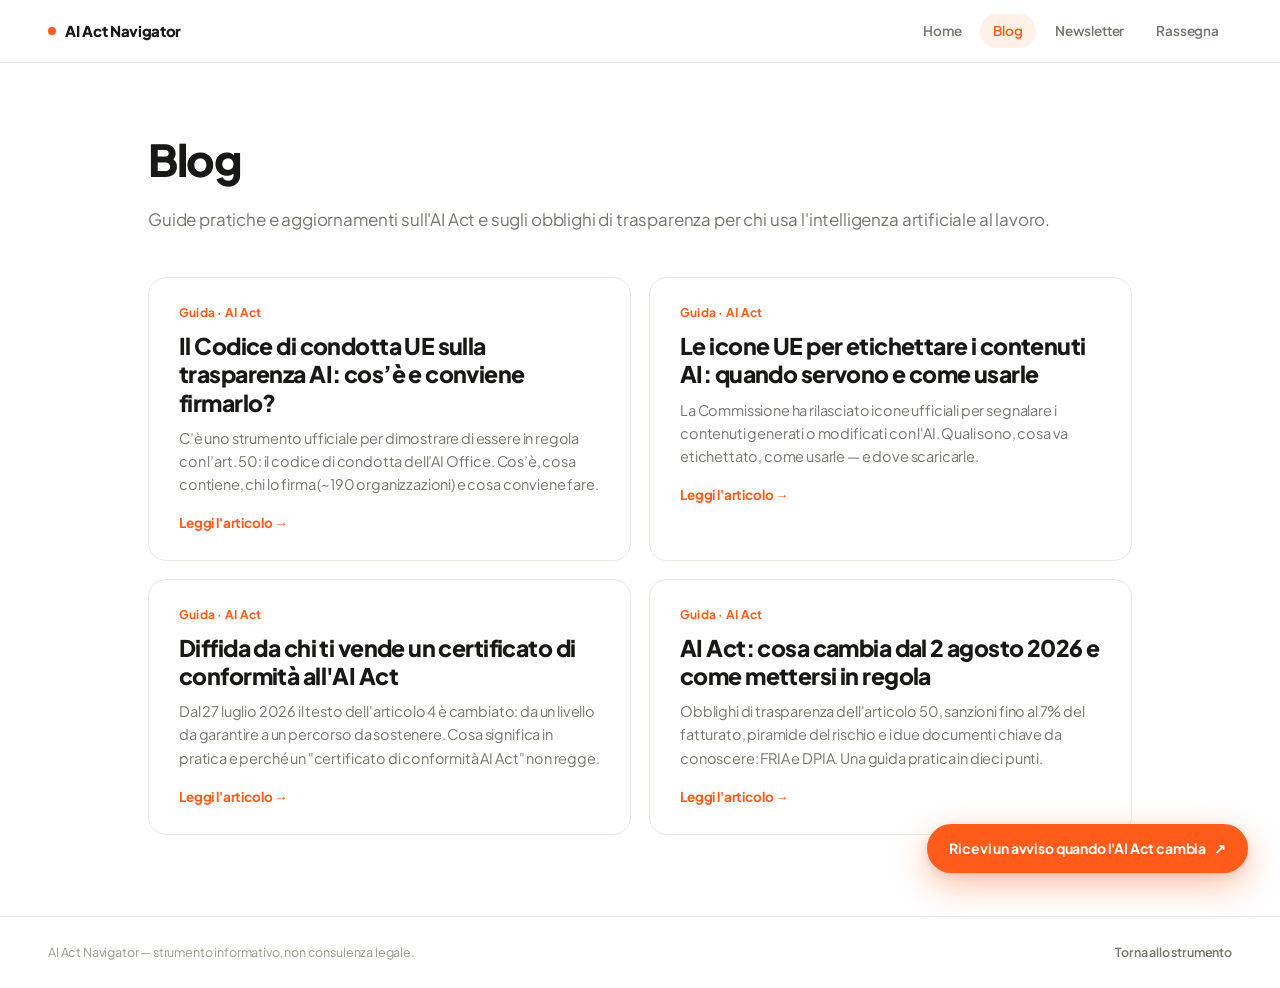
<file: blog/index.html>
<!DOCTYPE html>
<html lang="it">
<head>
<meta charset="UTF-8">
<meta name="viewport" content="width=device-width, initial-scale=1.0">
<title>Blog — AI Act Navigator</title>
<meta name="description" content="Guide pratiche e aggiornamenti sull'AI Act e sugli obblighi di trasparenza per chi usa l'intelligenza artificiale al lavoro.">
<link rel="canonical" href="https://aiactnavigator.it/blog/">
<meta property="og:type" content="website">
<meta property="og:site_name" content="AI Act Navigator">
<meta property="og:locale" content="it_IT">
<meta property="og:url" content="https://aiactnavigator.it/blog/">
<meta property="og:title" content="Blog — AI Act Navigator">
<meta property="og:description" content="Guide pratiche e aggiornamenti sull'AI Act e sugli obblighi di trasparenza per chi usa l'intelligenza artificiale al lavoro.">
<meta property="og:image" content="https://aiactnavigator.it/social-preview.png">
<meta name="twitter:card" content="summary_large_image">
<link rel="stylesheet" href="blog.css">
<script>
  window.POSTHOG_KEY  = "phc_ztKfsSiGTJtMEuhjNR8WUJCzQY9SNWQqMwgVBei7rF7u";   // Project API Key (EU)
  window.POSTHOG_HOST = "https://eu.i.posthog.com";     // UE (usa https://us.i.posthog.com se il progetto è negli USA)
  if (window.POSTHOG_KEY && window.POSTHOG_KEY.indexOf("<") === -1) {
    !function(t,e){var o,n,p,r;e.__SV||(window.posthog=e,e._i=[],e.init=function(i,s,a){function g(t,e){var o=e.split(".");2==o.length&&(t=t[o[0]],e=o[1]),t[e]=function(){t.push([e].concat(Array.prototype.slice.call(arguments,0)))}}(p=t.createElement("script")).type="text/javascript",p.async=!0,p.src=s.api_host+"/static/array.js",(r=t.getElementsByTagName("script")[0]).parentNode.insertBefore(p,r);var u=e;for(void 0!==a?u=e[a]=[]:a="posthog",u.people=u.people||[],u.toString=function(t){var e="posthog";return"posthog"!==a&&(e+="."+a),t||(e+=" (stub)"),e},u.people.toString=function(){return u.toString(1)+".people (stub)"},o="capture identify alias people.set people.set_once set_config register register_once unregister opt_out_capturing has_opted_out_capturing opt_in_capturing reset isFeatureEnabled onFeatureFlags getFeatureFlag getFeatureFlagPayload reloadFeatureFlags group updateEarlyAccessFeatureEnrollment getEarlyAccessFeatures getActiveMatchingSurveys getSurveys getNextSurveyStep onSessionId".split(" "),n=0;n<o.length;n++)g(u,o[n]);e._i.push([i,s,a])},e.__SV=1)}(document,window.posthog||[]);
    posthog.init(window.POSTHOG_KEY,{api_host:window.POSTHOG_HOST,persistence:"memory",capture_pageview:true});
  }
</script>
</head>
<body>
<header class="site-head">
  <a class="site-brand" href="/"><span class="dot"></span>AI Act Navigator</a>
  <nav class="site-nav">
    <a href="/">Home</a>
    <a href="/blog/" class="is-active">Blog</a>
    <a href="/newsletter/">Newsletter</a>
    <a href="/parlano/">Rassegna</a>
  </nav>
</header>
<button class="hamburger" id="hamburger" aria-label="Apri menu" onclick="var m=document.getElementById('mobileMenu');var o=!m.classList.contains('open');m.classList.toggle('open',o);this.classList.toggle('is-open',o);m.setAttribute('aria-hidden',!o);document.body.style.overflow=o?'hidden':''"><span></span><span></span><span></span></button>
<nav class="mobile-menu" id="mobileMenu" aria-hidden="true">
  <a class="mm-item" href="/">Home</a>
  <a class="mm-item" href="/blog/">Blog</a>
  <a class="mm-item" href="/newsletter/">Newsletter</a>
  <a class="mm-item" href="/parlano/">Rassegna</a>
  <a class="mm-item" href="/?m=ref">Riferimenti rapidi: sanzioni e date chiave</a>
  <a class="mm-item" href="/?m=credits">Credits</a>
  <a class="mm-item" href="/?m=privacy">Privacy</a>
  <a class="mm-item" href="/?m=contrib">Vuoi aiutarmi a migliorare il sito?</a>
  <div class="mm-sponsor">
    <p class="sponsor-title">Sponsor del progetto</p>
    <div class="sponsor-row">
      <a class="sponsor-card" href="https://www.ansmm.it/?utm_source=aiactnavigator.it&utm_medium=referral&utm_campaign=sponsor" target="_blank" rel="noopener sponsored"><img src="/sponsor-ansmm.png" alt="ANSMM — Associazione Nazionale Social Media Manager"></a>
      <a class="sponsor-card" href="https://www.ots-web.com/?utm_source=aiactnavigator.it&utm_medium=referral&utm_campaign=sponsor" target="_blank" rel="noopener sponsored"><img src="/sponsor-ots.png" alt="OTS"></a>
    </div>
  </div>
</nav>
<div class="blog-head">
  <h1>Blog</h1>
  <p>Guide pratiche e aggiornamenti sull'AI Act e sugli obblighi di trasparenza per chi usa l'intelligenza artificiale al lavoro.</p>
</div>
<div class="post-list">
  <a class="post-card" href="/blog/codice-condotta-trasparenza-ai.html">
    <div class="pc-kicker">Guida · AI Act</div>
    <h2>Il Codice di condotta UE sulla trasparenza AI: cos&rsquo;&egrave; e conviene firmarlo?</h2>
    <p>C&rsquo;&egrave; uno strumento ufficiale per dimostrare di essere in regola con l&rsquo;art. 50: il codice di condotta dell&rsquo;AI Office. Cos&rsquo;&egrave;, cosa contiene, chi lo firma (~190 organizzazioni) e cosa conviene fare.</p>
    <span class="pc-more">Leggi l'articolo &rarr;</span>
  </a>
  <a class="post-card" href="/blog/icone-ue-contenuti-ai.html">
    <div class="pc-kicker">Guida · AI Act</div>
    <h2>Le icone UE per etichettare i contenuti AI: quando servono e come usarle</h2>
    <p>La Commissione ha rilasciato icone ufficiali per segnalare i contenuti generati o modificati con l'AI. Quali sono, cosa va etichettato, come usarle — e dove scaricarle.</p>
    <span class="pc-more">Leggi l'articolo →</span>
  </a>
  <a class="post-card" href="/blog/ai-act-formazione-certificazione.html">
    <div class="pc-kicker">Guida · AI Act</div>
    <h2>Diffida da chi ti vende un certificato di conformità all'AI Act</h2>
    <p>Dal 27 luglio 2026 il testo dell'articolo 4 è cambiato: da un livello da garantire a un percorso da sostenere. Cosa significa in pratica e perché un "certificato di conformità AI Act" non regge.</p>
    <span class="pc-more">Leggi l'articolo →</span>
  </a>
  <a class="post-card" href="/blog/ai-act-2-agosto-2026.html">
    <div class="pc-kicker">Guida · AI Act</div>
    <h2>AI Act: cosa cambia dal 2 agosto 2026 e come mettersi in regola</h2>
    <p>Obblighi di trasparenza dell'articolo 50, sanzioni fino al 7% del fatturato, piramide del rischio e i due documenti chiave da conoscere: FRIA e DPIA. Una guida pratica in dieci punti.</p>
    <span class="pc-more">Leggi l'articolo →</span>
  </a>
</div>
<footer class="site-foot">
  <span>AI Act Navigator — strumento informativo, non consulenza legale.</span>
  <span><a href="/">Torna allo strumento</a></span>
</footer>
<a class="nl-float" href="/newsletter/">Ricevi un avviso quando l'AI Act cambia <span aria-hidden="true">↗</span></a>
<script>(function(){var btn=document.querySelector('.nl-float'),ft=document.querySelector('.site-foot');if(!btn||!ft||!('IntersectionObserver' in window))return;new IntersectionObserver(function(es){es.forEach(function(e){btn.classList.toggle('at-end',e.isIntersecting);});},{threshold:0}).observe(ft);})();</script>
<!-- SEGNALE popup automatico (dopo 40s, una sola volta) -->
<div class="sgnl-pop" id="sgnlPop" aria-hidden="true">
  <button class="sgnl-x" onclick="sgnlClose()" aria-label="Chiudi">✕</button>
  <div class="sgnl-card" role="dialog" aria-modal="true" aria-label="Iscriviti alla newsletter">
    <p class="sgnl-kick">LA NEWSLETTER</p>
    <h2 class="sgnl-title">SEGNALE</h2>
    <p class="sgnl-by">di <span class="sgnl-dot"></span> AI Act Navigator</p>
    <p class="sgnl-lead">Poche email, zero spam. Ti scrivo <b>solo quando l'AI Act cambia davvero</b>: cosa è cambiato, cosa devi fare e cosa rischi — spiegato in due minuti, senza allarmismi e senza fuffa.</p>
    <p class="sgnl-sub">Per chi usa l'AI al lavoro e non vuole sorprese.</p>
    <a class="sgnl-cta" href="/newsletter/">Iscriviti alla newsletter <span aria-hidden="true">↗</span></a>
  </div>
</div>
<style>
  .sgnl-pop{position:fixed;inset:0;z-index:9999;display:none;align-items:center;justify-content:center;padding:24px;background:rgba(24,22,18,.55);backdrop-filter:blur(3px);font-family:'Plus Jakarta Sans',system-ui,sans-serif}
  .sgnl-pop.show{display:flex;animation:sgnlOv .25s ease}
  @keyframes sgnlOv{from{opacity:0}to{opacity:1}}
  .sgnl-card{position:relative;background:#fff;border-radius:22px;width:100%;max-width:560px;padding:44px 40px 40px;text-align:center;box-shadow:0 30px 80px rgba(24,22,18,.35);animation:sgnlIn .28s ease}
  @keyframes sgnlIn{from{opacity:0;transform:translateY(14px) scale(.98)}to{opacity:1;transform:none}}
  .sgnl-x{position:absolute;top:-44px;right:0;z-index:1;background:transparent;border:0;color:#fff;font-size:30px;line-height:1;cursor:pointer;font-family:inherit;opacity:.9}
  .sgnl-x:hover{opacity:1}
  .sgnl-kick{margin:0 0 10px;font-size:12px;font-weight:700;letter-spacing:.18em;color:#9a988f}
  .sgnl-title{margin:0;font-size:clamp(48px,9vw,84px);font-weight:800;letter-spacing:-.03em;line-height:.95;color:#181817}
  .sgnl-by{margin:16px 0 0;font-size:17px;font-weight:800;letter-spacing:-.01em;color:#181817;display:flex;align-items:center;justify-content:center;gap:8px}
  .sgnl-dot{width:9px;height:9px;border-radius:50%;background:#ff5b1a;display:inline-block}
  .sgnl-lead{max-width:440px;margin:22px auto 0;font-size:15.5px;line-height:1.6;color:#77756e}
  .sgnl-lead b{color:#181817}
  .sgnl-sub{margin:16px 0 0;font-size:13.5px;color:#9a988f}
  .sgnl-cta{display:inline-flex;align-items:center;gap:8px;margin-top:26px;background:#ff5b1a;color:#fff;text-decoration:none;font-weight:700;font-size:15px;padding:15px 28px;border-radius:999px;box-shadow:0 10px 26px rgba(255,91,26,.32);transition:.15s}
  .sgnl-cta:hover{background:#e24a0f}
  @media(max-width:560px){.sgnl-card{padding:40px 22px 30px}.sgnl-x{top:10px;right:14px;font-size:24px}}
</style>
<script>
(function(){
  try{ if(localStorage.getItem('sgnl_seen')) return; }catch(e){}
  var shown=false;
  window.sgnlClose=function(){var p=document.getElementById('sgnlPop');if(!p)return;p.classList.remove('show');p.setAttribute('aria-hidden','true');document.body.style.overflow='';};
  function show(){if(shown)return;shown=true;var p=document.getElementById('sgnlPop');if(!p)return;p.classList.add('show');p.setAttribute('aria-hidden','false');try{localStorage.setItem('sgnl_seen','1');}catch(e){}}
  setTimeout(show,40000);
  var pop=document.getElementById('sgnlPop');
  if(pop)pop.addEventListener('click',function(e){if(e.target===this)window.sgnlClose();});
  document.addEventListener('keydown',function(e){if(e.key==='Escape')window.sgnlClose();});
})();
</script>

</body>
</html>
</file>
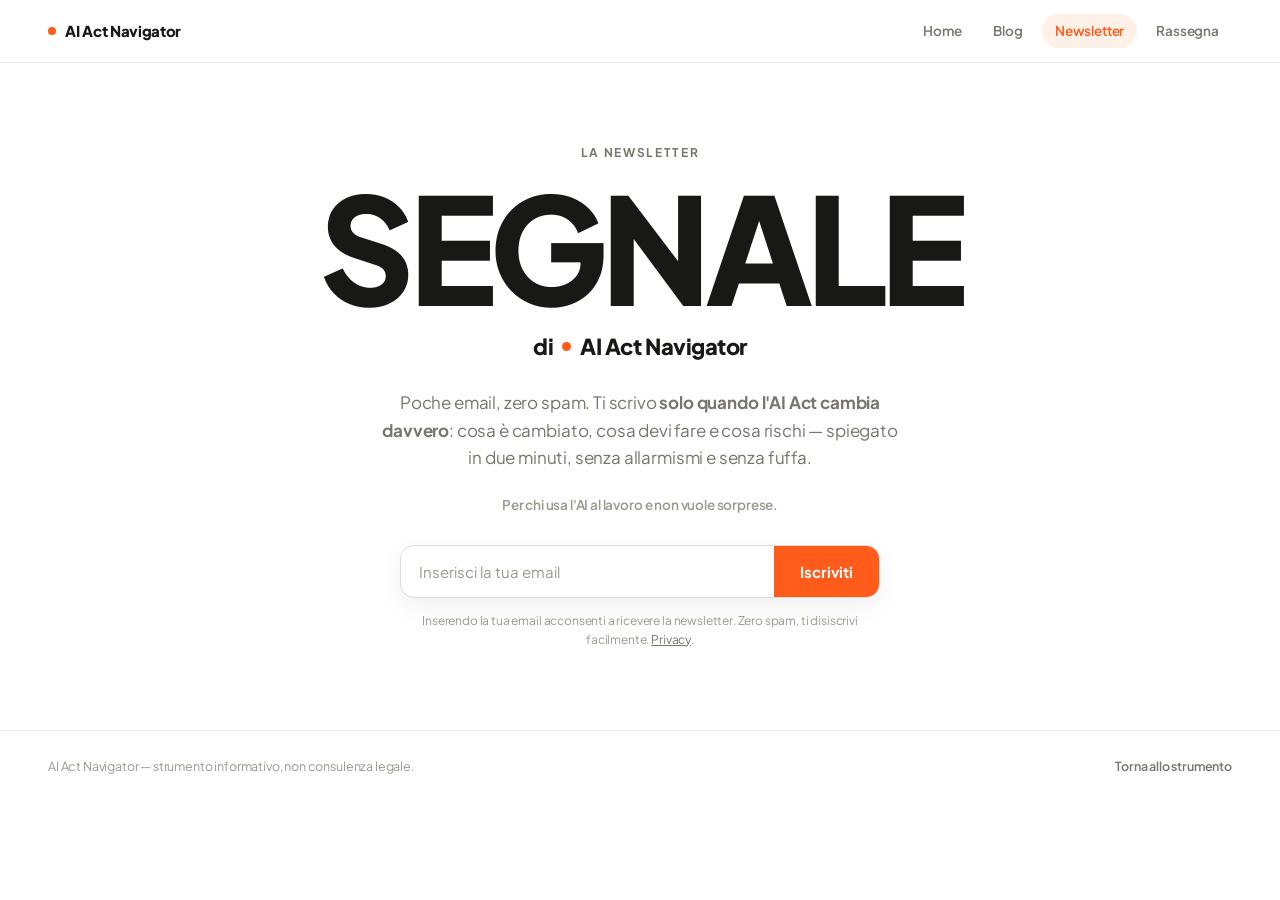
<file: newsletter/index.html>
<!DOCTYPE html>
<html lang="it">
<head>
<meta charset="UTF-8">
<meta name="viewport" content="width=device-width, initial-scale=1.0">
<title>SEGNALE — la newsletter di AI Act Navigator</title>
<meta name="description" content="Poche email, zero spam: ti avvisiamo solo quando l'AI Act cambia davvero. Cosa è cambiato e cosa devi fare, in due minuti.">
<link rel="canonical" href="https://aiactnavigator.it/newsletter/">
<meta property="og:type" content="website">
<meta property="og:site_name" content="AI Act Navigator">
<meta property="og:locale" content="it_IT">
<meta property="og:url" content="https://aiactnavigator.it/newsletter/">
<meta property="og:title" content="SEGNALE — la newsletter di AI Act Navigator">
<meta property="og:description" content="Ricevi un avviso quando l'AI Act cambia. Poche email, zero spam.">
<meta property="og:image" content="https://aiactnavigator.it/social-preview.png">
<meta name="twitter:card" content="summary_large_image">
<style>
@font-face{font-family:'Plus Jakarta Sans';font-style:normal;font-weight:200 800;font-display:swap;src:url([data-uri]) format('woff2')}
:root{
  --bg:#ffffff;--card:#ffffff;--panel:#f6f6f3;--panel-2:#f0efea;
  --line:#eae9e3;--line-2:#dddbd3;--txt:#181817;--muted:#77756e;--muted-2:#9a988f;
  --accent:#ff5b1a;--accent-soft:#fff0e8;--black:#131311;
  --green:#1f8f5c;--green-bg:#e7f3ec;--red:#c8324b;--red-bg:#fbe6ea;
}
*{box-sizing:border-box}
html{scroll-behavior:smooth}
html,body{margin:0;padding:0}
body{background:var(--bg);color:var(--txt);
  font-family:"Plus Jakarta Sans",-apple-system,BlinkMacSystemFont,"Segoe UI",Roboto,Helvetica,Arial,sans-serif;
  line-height:1.5;-webkit-font-smoothing:antialiased;letter-spacing:-.01em}
a{color:inherit}

/* ---------- top nav ---------- */
.site-head{position:sticky;top:0;z-index:50;display:flex;align-items:center;justify-content:space-between;
  gap:16px;padding:14px clamp(20px,4vw,48px);background:rgba(255,255,255,.86);backdrop-filter:saturate(180%) blur(10px);
  border-bottom:1px solid var(--line)}
.site-brand{display:inline-flex;align-items:center;gap:9px;font-weight:800;font-size:15px;letter-spacing:-.02em;text-decoration:none;color:var(--txt)}
.site-brand .dot{width:8px;height:8px;border-radius:50%;background:var(--accent)}
.site-nav{display:flex;gap:6px}
.site-nav a{font-size:13.5px;font-weight:600;color:var(--muted);text-decoration:none;padding:7px 13px;border-radius:999px;transition:.15s}
.site-nav a:hover{color:var(--txt);background:var(--panel)}
.site-nav a.is-active{color:var(--accent);background:var(--accent-soft)}

/* ---------- article layout ---------- */
.article-shell{max-width:1180px;margin:0 auto;padding:0 clamp(20px,4vw,48px)}
.article-grid{display:grid;grid-template-columns:238px minmax(0,720px);gap:clamp(32px,5vw,72px);
  justify-content:center;align-items:start;padding:clamp(34px,5vh,64px) 0 clamp(64px,9vh,110px)}

/* indice laterale */
.toc{position:sticky;top:88px;align-self:start}
.toc-label{font-size:11px;font-weight:700;letter-spacing:.08em;text-transform:uppercase;color:var(--muted-2);margin:0 0 14px;padding-left:26px}
.toc nav{display:flex;flex-direction:column;gap:2px}
.toc a{position:relative;display:block;text-decoration:none;color:var(--muted);font-size:13.5px;line-height:1.4;
  font-weight:500;padding:7px 8px 7px 26px;border-radius:8px;transition:.15s}
.toc a::before{content:"";position:absolute;left:0;top:50%;transform:translateY(-50%);width:14px;height:2px;
  border-radius:2px;background:var(--line-2);transition:.18s}
.toc a:hover{color:var(--txt)}
.toc a:hover::before{background:var(--muted-2)}
.toc a.active{color:var(--accent);font-weight:700}
.toc a.active::before{background:var(--accent);width:20px;left:-2px}

/* colonna testo */
.post{min-width:0}
.post-kicker{font-size:12.5px;font-weight:700;letter-spacing:.02em;color:var(--accent);margin:0 0 14px}
.post h1{font-size:clamp(28px,4vw,40px);line-height:1.12;font-weight:800;letter-spacing:-.03em;margin:0 0 16px}
.post-meta{font-size:13px;color:var(--muted-2);font-weight:500;margin:0 0 30px}
.post .lead{font-size:clamp(16px,1.9vw,18.5px);line-height:1.6;color:var(--txt);margin:0 0 20px}
.post p{font-size:16px;line-height:1.72;color:#2b2a27;margin:0 0 18px}
.post h2{font-size:clamp(21px,2.6vw,26px);font-weight:800;letter-spacing:-.025em;line-height:1.2;
  margin:52px 0 16px;padding-top:6px;scroll-margin-top:92px}
.post h3{font-size:clamp(17px,2vw,19px);font-weight:700;letter-spacing:-.02em;margin:34px 0 12px;scroll-margin-top:92px}
.post ul,.post ol{margin:0 0 18px;padding-left:22px}
.post li{font-size:16px;line-height:1.66;color:#2b2a27;margin:0 0 9px}
.post li::marker{color:var(--muted-2)}
.post strong{font-weight:700;color:var(--txt)}
.post a{color:var(--accent);text-decoration:none;font-weight:600;border-bottom:1px solid transparent;transition:.15s}
.post a:hover{border-bottom-color:var(--accent)}
.post hr{border:none;height:1px;background:var(--line);margin:44px 0}

/* tabella */
.table-wrap{overflow-x:auto;margin:0 0 22px;border:1px solid var(--line);border-radius:14px}
.post table{width:100%;border-collapse:collapse;font-size:14.5px;min-width:520px}
.post th,.post td{text-align:left;padding:13px 16px;vertical-align:top;line-height:1.5;border-bottom:1px solid var(--line)}
.post thead th{background:var(--panel);font-weight:700;color:var(--txt);font-size:13.5px}
.post tbody tr:last-child td{border-bottom:none}
.post td:first-child,.post th:first-child{font-weight:600;color:var(--txt);background:#fcfcfb;width:26%}

/* outro + cta */
.dl-row{display:flex;flex-wrap:wrap;gap:10px;margin:2px 0 22px}
.post a.dl-btn{display:inline-flex;align-items:center;gap:8px;font-size:13.5px;font-weight:600;color:var(--txt);text-decoration:none;background:var(--card);border:1px solid var(--line);border-bottom:1px solid var(--line);border-radius:10px;padding:9px 14px;transition:.15s}
.post a.dl-btn:hover{border-color:var(--accent);color:var(--accent)}
.dl-btn svg{width:16px;height:16px;color:var(--accent);flex:none}
.dl-note{font-size:12.5px;color:var(--muted-2);margin:0 0 22px}
.post .lawquote{border-left:3px solid var(--line-2);padding:4px 0 4px 16px;margin:0 0 18px;color:#3a3a37;font-size:15px;line-height:1.65}
.post-outro{font-size:15.5px;line-height:1.7;color:var(--muted);font-style:italic}
.post-cta{margin-top:40px;padding:26px 28px;background:var(--panel);border:1px solid var(--line);border-radius:18px;
  display:flex;flex-wrap:wrap;align-items:center;justify-content:space-between;gap:16px}
.post-cta p{margin:0;font-size:16px;font-weight:600;color:var(--txt)}
.post a.cta-btn{display:inline-flex;align-items:center;gap:8px;background:var(--accent);color:#fff;text-decoration:none;border-bottom:none;
  font-weight:700;font-size:14.5px;padding:13px 22px;border-radius:999px;box-shadow:0 8px 22px rgba(255,91,26,.28);transition:.15s;white-space:nowrap}
.post a.cta-btn:hover{transform:translateY(-1px);color:#fff;border-bottom:none}

/* ---------- blog index ---------- */
.blog-head{max-width:760px;margin:0 auto;padding:clamp(40px,7vh,80px) clamp(20px,4vw,48px) 8px}
.blog-head h1{font-size:clamp(30px,4.4vw,44px);font-weight:800;letter-spacing:-.03em;margin:0 0 14px}
.blog-head p{font-size:clamp(15px,1.8vw,17px);line-height:1.6;color:var(--muted);margin:0}
.post-list{max-width:760px;margin:0 auto;padding:clamp(28px,4vh,44px) clamp(20px,4vw,48px) clamp(60px,9vh,110px);display:flex;flex-direction:column;gap:18px}
.post-card{display:block;text-decoration:none;color:inherit;border:1px solid var(--line);border-radius:18px;
  padding:26px clamp(22px,3vw,30px);transition:.16s;background:var(--card)}
.post-card:hover{border-color:var(--line-2);box-shadow:0 12px 30px rgba(24,22,18,.06);transform:translateY(-2px)}
.post-card .pc-kicker{font-size:12px;font-weight:700;letter-spacing:.02em;color:var(--accent);margin:0 0 10px}
.post-card h2{font-size:clamp(19px,2.4vw,23px);font-weight:800;letter-spacing:-.025em;line-height:1.22;margin:0 0 10px;color:var(--txt)}
.post-card p{font-size:14.5px;line-height:1.6;color:var(--muted);margin:0 0 14px}
.post-card .pc-more{font-size:13.5px;font-weight:700;color:var(--accent);display:inline-flex;align-items:center;gap:6px}

/* ---------- footer ---------- */
.site-foot{border-top:1px solid var(--line);padding:26px clamp(20px,4vw,48px);display:flex;flex-wrap:wrap;gap:8px 20px;
  align-items:center;justify-content:space-between;font-size:12.5px;color:var(--muted-2)}
.site-foot a{color:var(--muted);text-decoration:none;font-weight:600}
.site-foot a:hover{color:var(--accent)}

/* ---------- responsive ---------- */
@media(max-width:900px){
  .article-grid{grid-template-columns:minmax(0,720px);just-content:center;padding-top:30px}
  .toc{display:none}
}
@media(max-width:520px){
  .post p,.post li{font-size:15.5px}
  .post-cta{flex-direction:column;align-items:flex-start}
}


  .nl-wrap{margin:0 auto;padding:clamp(44px,9vh,110px) clamp(20px,4vw,48px);text-align:center}
  .nl-kicker{font-size:12px;font-weight:700;letter-spacing:.14em;text-transform:uppercase;color:var(--muted);margin:0 0 16px}
  .nl-name{font-size:clamp(60px,15vw,148px);font-weight:800;letter-spacing:-.045em;line-height:.92;color:var(--txt);margin:0}
  .nl-by{display:inline-flex;align-items:center;gap:9px;font-size:clamp(16px,2.4vw,22px);font-weight:800;color:var(--txt);margin:16px 0 0;letter-spacing:-.02em}
  .nl-by .dot{width:9px;height:9px;border-radius:50%;background:var(--accent);flex:none}
  .nl-desc{max-width:520px;margin:26px auto 0;font-size:clamp(15px,1.9vw,17px);line-height:1.6;color:var(--muted)}
  .nl-proof{margin:24px 0 0;font-size:13.5px;color:var(--muted-2);font-weight:600}
  .nl-form{display:flex;max-width:480px;margin:30px auto 0;border:1px solid var(--line-2);border-radius:14px;overflow:hidden;background:var(--card);box-shadow:0 8px 24px rgba(24,22,18,.06)}
  .nl-form input{flex:1;min-width:0;border:none;outline:none;padding:16px 18px;font-family:inherit;font-size:15px;color:var(--txt);background:transparent}
  .nl-form input::placeholder{color:var(--muted-2)}
  .nl-form button{flex:none;border:none;cursor:pointer;background:var(--accent);color:#fff;font-family:inherit;font-weight:700;font-size:15px;padding:0 26px;transition:.15s}
  .nl-form button:hover{background:#e24a0f}

  .nl-form[hidden],.nl-ok[hidden]{display:none}
  .nl-ok{max-width:480px;margin:16px auto 0;display:flex;align-items:center;gap:11px;background:var(--accent-soft);border:1px solid var(--accent);color:#c2410c;border-radius:14px;padding:15px 18px;font-size:14.5px;font-weight:600;text-align:left;animation:nlpop .28s ease}
  .nl-ok-ico{width:24px;height:24px;flex:none;border-radius:50%;background:var(--accent);color:#fff;display:flex;align-items:center;justify-content:center;font-size:13px;font-weight:800}
  @keyframes nlpop{from{opacity:0;transform:translateY(-8px)}to{opacity:1;transform:none}}
  .nl-form input.err{box-shadow:inset 0 0 0 2px var(--accent)}
  .nl-art{max-width:480px;margin:16px auto 0;animation:nlpop .32s ease}
  .nl-art img{display:block;width:100%;border-radius:16px;border:1px solid var(--line)}
  .nl-consent{max-width:480px;margin:14px auto 0;font-size:12px;color:var(--muted-2);line-height:1.55}
  .nl-consent a{color:var(--muted);text-decoration:underline}
  @media(max-width:520px){.nl-form{flex-direction:column}.nl-form button{padding:14px}}


  .ham{display:none;flex-direction:column;justify-content:center;gap:5px;width:40px;height:40px;border:1px solid var(--line);border-radius:11px;background:#fff;cursor:pointer;padding:0 10px;flex:none}
  .ham span{display:block;height:2px;width:100%;background:var(--txt);border-radius:2px;transition:.2s}
  .ham.is-open span:nth-child(1){transform:translateY(7px) rotate(45deg)}
  .ham.is-open span:nth-child(2){opacity:0}
  .ham.is-open span:nth-child(3){transform:translateY(-7px) rotate(-45deg)}
  .mnav{display:none}
  @media(max-width:680px){
    .site-nav{display:none}
    .ham{display:flex;position:fixed;top:13px;right:16px;z-index:130}
    .mnav{display:block;position:fixed;top:0;left:0;right:0;z-index:120;background:#fff;border-bottom:1px solid var(--line);padding:72px 22px 22px;transform:translateY(-112%);transition:transform .26s ease;box-shadow:0 14px 34px rgba(24,22,18,.14)}
    .mnav.open{transform:translateY(0)}
    .mnav a{display:block;padding:14px 6px;font-size:16px;font-weight:600;color:var(--txt);text-decoration:none;border-bottom:1px solid var(--line)}
    .mnav a:last-child{border-bottom:none}
  }

  .hamburger{display:none}
  .mobile-menu{display:none}
  @media(max-width:680px){
    .site-nav{display:none}
    .hamburger{display:flex;flex-direction:column;justify-content:center;gap:5px;position:fixed;top:14px;right:14px;z-index:120;width:44px;height:44px;border:1px solid var(--line);border-radius:12px;background:#fff;cursor:pointer;padding:0 11px}
    .hamburger span{display:block;height:2px;width:100%;background:var(--txt);border-radius:2px;transition:.2s}
    .hamburger.is-open span:nth-child(1){transform:translateY(7px) rotate(45deg)}
    .hamburger.is-open span:nth-child(2){opacity:0}
    .hamburger.is-open span:nth-child(3){transform:translateY(-7px) rotate(-45deg)}
    .mobile-menu{display:block;position:fixed;top:0;left:0;right:0;z-index:110;background:#fff;border-bottom:1px solid var(--line);padding:74px 20px 24px;transform:translateY(-108%);transition:transform .26s ease;box-shadow:0 14px 34px rgba(24,22,18,.14);max-height:100vh;overflow:auto}
    .mobile-menu.open{transform:translateY(0)}
    .mm-item{display:block;width:100%;text-align:left;background:var(--panel);border:1px solid var(--line);border-radius:12px;padding:15px 16px;margin-bottom:10px;font-family:inherit;font-size:15px;font-weight:600;color:var(--txt);cursor:pointer;transition:.15s;text-decoration:none}
    .mm-item:hover{border-color:var(--accent)}
    .mm-sponsor{margin-top:16px;padding-top:16px;border-top:1px solid var(--line)}
    .mm-sponsor .sponsor-title{margin:0 0 12px;font-size:15px;font-weight:700;letter-spacing:-.01em;color:var(--txt)}
    .mm-sponsor .sponsor-row{display:flex;gap:12px;flex-wrap:wrap}
    .mm-sponsor .sponsor-card{display:flex;align-items:center;justify-content:center;background:var(--card);border:1px solid var(--line);border-radius:14px;padding:14px 18px;height:78px;box-sizing:border-box;text-decoration:none}
    .mm-sponsor .sponsor-card img{display:block;max-height:48px;width:auto}
  }
  /* Privacy modal */
  .modal-overlay{position:fixed;inset:0;z-index:200;display:none;align-items:center;justify-content:center;padding:clamp(16px,4vw,40px);background:rgba(24,22,18,.42);backdrop-filter:blur(3px)}
  .modal-overlay.open{display:flex;animation:ov .2s ease}
  @keyframes ov{from{opacity:0}to{opacity:1}}
  .modal{background:#fff;border:1px solid var(--line);border-radius:20px;width:100%;max-width:520px;max-height:92vh;overflow:auto;box-shadow:0 24px 60px rgba(24,22,18,.22);animation:md .22s ease}
  @keyframes md{from{opacity:0;transform:translateY(12px) scale(.99)}to{opacity:1;transform:none}}
  .modal-head{position:sticky;top:0;background:#fff;display:flex;justify-content:space-between;align-items:center;gap:16px;padding:22px clamp(22px,3vw,32px);border-bottom:1px solid var(--line)}
  .modal-head h3{margin:0;font-size:clamp(17px,2.4vw,20px);font-weight:800;letter-spacing:-.02em}
  .modal-close{flex:0 0 auto;width:34px;height:34px;border-radius:50%;border:1px solid var(--line);background:var(--panel);color:var(--txt);font-size:14px;cursor:pointer;font-family:inherit;transition:.15s}
  .modal-close:hover{background:var(--accent);color:#fff;border-color:var(--accent)}
  .modal-body{padding:clamp(20px,3vw,32px)}
  .modal-body.policy p{font-size:14px;color:#3d3b36;line-height:1.6;margin:0 0 13px}
  .modal-body.policy h4{font-size:12.5px;font-weight:800;letter-spacing:.02em;color:var(--txt);margin:18px 0 6px;text-transform:uppercase}
  .modal-body.policy a{color:var(--accent);text-decoration:none;font-weight:600}
  .modal-body.policy a:hover{text-decoration:underline}
  .modal-body.policy .credit-note{font-size:12.5px;color:var(--muted);line-height:1.55;margin-top:18px}
</style>
<script>
  window.POSTHOG_KEY  = "phc_ztKfsSiGTJtMEuhjNR8WUJCzQY9SNWQqMwgVBei7rF7u";   // Project API Key (EU)
  window.POSTHOG_HOST = "https://eu.i.posthog.com";     // UE (usa https://us.i.posthog.com se il progetto è negli USA)
  if (window.POSTHOG_KEY && window.POSTHOG_KEY.indexOf("<") === -1) {
    !function(t,e){var o,n,p,r;e.__SV||(window.posthog=e,e._i=[],e.init=function(i,s,a){function g(t,e){var o=e.split(".");2==o.length&&(t=t[o[0]],e=o[1]),t[e]=function(){t.push([e].concat(Array.prototype.slice.call(arguments,0)))}}(p=t.createElement("script")).type="text/javascript",p.async=!0,p.src=s.api_host+"/static/array.js",(r=t.getElementsByTagName("script")[0]).parentNode.insertBefore(p,r);var u=e;for(void 0!==a?u=e[a]=[]:a="posthog",u.people=u.people||[],u.toString=function(t){var e="posthog";return"posthog"!==a&&(e+="."+a),t||(e+=" (stub)"),e},u.people.toString=function(){return u.toString(1)+".people (stub)"},o="capture identify alias people.set people.set_once set_config register register_once unregister opt_out_capturing has_opted_out_capturing opt_in_capturing reset isFeatureEnabled onFeatureFlags getFeatureFlag getFeatureFlagPayload reloadFeatureFlags group updateEarlyAccessFeatureEnrollment getEarlyAccessFeatures getActiveMatchingSurveys getSurveys getNextSurveyStep onSessionId".split(" "),n=0;n<o.length;n++)g(u,o[n]);e._i.push([i,s,a])},e.__SV=1)}(document,window.posthog||[]);
    posthog.init(window.POSTHOG_KEY,{api_host:window.POSTHOG_HOST,persistence:"memory",capture_pageview:true});
  }
</script>
</head>
<body>
<header class="site-head">
  <a class="site-brand" href="/"><span class="dot"></span>AI Act Navigator</a>
  <nav class="site-nav">
    <a href="/">Home</a>
    <a href="/blog/">Blog</a>
    <a href="/newsletter/" class="is-active">Newsletter</a>
    <a href="/parlano/">Rassegna</a>
  </nav>
</header>
<button class="hamburger" id="hamburger" aria-label="Apri menu" onclick="var m=document.getElementById('mobileMenu');var o=!m.classList.contains('open');m.classList.toggle('open',o);this.classList.toggle('is-open',o);m.setAttribute('aria-hidden',!o);document.body.style.overflow=o?'hidden':''"><span></span><span></span><span></span></button>
<nav class="mobile-menu" id="mobileMenu" aria-hidden="true">
  <a class="mm-item" href="/">Home</a>
  <a class="mm-item" href="/blog/">Blog</a>
  <a class="mm-item" href="/newsletter/">Newsletter</a>
  <a class="mm-item" href="/parlano/">Rassegna</a>
  <a class="mm-item" href="/?m=ref">Riferimenti rapidi: sanzioni e date chiave</a>
  <a class="mm-item" href="/?m=credits">Credits</a>
  <a class="mm-item" href="/?m=privacy">Privacy</a>
  <a class="mm-item" href="/?m=contrib">Vuoi aiutarmi a migliorare il sito?</a>
  <div class="mm-sponsor">
    <p class="sponsor-title">Sponsor del progetto</p>
    <div class="sponsor-row">
      <a class="sponsor-card" href="https://www.ansmm.it/?utm_source=aiactnavigator.it&utm_medium=referral&utm_campaign=sponsor" target="_blank" rel="noopener sponsored"><img src="/sponsor-ansmm.png" alt="ANSMM — Associazione Nazionale Social Media Manager"></a>
      <a class="sponsor-card" href="https://www.ots-web.com/?utm_source=aiactnavigator.it&utm_medium=referral&utm_campaign=sponsor" target="_blank" rel="noopener sponsored"><img src="/sponsor-ots.png" alt="OTS"></a>
    </div>
  </div>
</nav>

<div class="nl-wrap">
  <p class="nl-kicker">La newsletter</p>
  <h1 class="nl-name">SEGNALE</h1>
  <div class="nl-by">di <span class="dot"></span> AI Act Navigator</div>

  <p class="nl-desc">Poche email, zero spam. Ti scrivo <strong>solo quando l'AI Act cambia davvero</strong>: cosa è cambiato, cosa devi fare e cosa rischi — spiegato in due minuti, senza allarmismi e senza fuffa.</p>

  <p class="nl-proof">Per chi usa l'AI al lavoro e non vuole sorprese.</p>

  <form class="nl-form" id="nlForm" novalidate>
    <input type="email" id="nlEmail" name="email" placeholder="Inserisci la tua email" required aria-label="La tua email" autocomplete="email">
    <input type="text" id="nlHp" name="hp" tabindex="-1" autocomplete="off" aria-hidden="true" style="position:absolute;left:-9999px;width:1px;height:1px;opacity:0">
    <button type="submit" id="nlBtn">Iscriviti</button>
  </form>
  <div class="nl-ok" id="nlOk" role="status" aria-live="polite" hidden>
    <span class="nl-ok-ico">&check;</span>
    <span>Perfetto, ci sei! Ti scriviamo solo quando l'AI Act cambia davvero.</span>
  </div>
  <div class="nl-art" id="nlArt" data-ready="1" hidden>
    <img id="nlArtImg" src="[data-uri]" alt="Illustrazione generata con l'AI: un faro proietta un fascio arancione nel cielo notturno sopra una città — il segnale di SEGNALE">
  </div>
  <p class="nl-consent" id="nlConsent">Inserendo la tua email acconsenti a ricevere la newsletter. Zero spam, ti disiscrivi facilmente. <a href="#" onclick="openPrivacy();return false;">Privacy</a>.</p>
  <script>
  (function(){
    var ENDPOINT = "https://script.google.com/macros/s/AKfycbwCu-oEjfHV7e9JZhrFjvmBXJCAvDrsJb-ipDmiIvQFmXoJV1-VjPxAZXoc9Nit8tPNYA/exec"; /* <-- URL del Web App Google (Deploy) */
    var f=document.getElementById('nlForm'), inp=document.getElementById('nlEmail'),
        btn=document.getElementById('nlBtn'), ok=document.getElementById('nlOk'), cons=document.getElementById('nlConsent');
    function valid(e){ return /^[^\s@]+@[^\s@]+\.[^\s@]+$/.test(e); }
    var TOKEN="sgn_2f7a91x", t0=Date.now(), hp=document.getElementById('nlHp');
    f.addEventListener('submit', function(ev){
      ev.preventDefault();
      var email=inp.value.trim();
      if(!valid(email)){ inp.classList.add('err'); inp.focus(); return; }
      var hpv=hp?hp.value:''; var el=Date.now()-t0;
      inp.classList.remove('err'); btn.disabled=true; btn.textContent='...';
      var done=function(){
        f.hidden=true; cons.hidden=true; ok.hidden=false;
        var art=document.getElementById('nlArt');
        if(art && art.getAttribute('data-ready')==='1'){ art.hidden=false; }
        try{ if(window.posthog) posthog.capture('nl_subscribe'); }catch(e){}
      };
      if(hpv){ done(); return; }
      if(ENDPOINT && ENDPOINT.indexOf('http')===0){
        fetch(ENDPOINT,{method:'POST',mode:'no-cors',headers:{'Content-Type':'application/x-www-form-urlencoded;charset=UTF-8'},body:'email='+encodeURIComponent(email)+'&source=newsletter&token='+TOKEN+'&hp='+encodeURIComponent(hpv)+'&t='+el}).finally(done);
      } else { done(); }
    });
    inp.addEventListener('input',function(){ inp.classList.remove('err'); });
  })();
  </script>
</div>

<footer class="site-foot">
  <span>AI Act Navigator — strumento informativo, non consulenza legale.</span>
  <span><a href="/">Torna allo strumento</a></span>
</footer>
<div class="modal-overlay" id="privacyModal" aria-hidden="true" onclick="if(event.target===this)closePrivacy()">
  <div class="modal" role="dialog" aria-modal="true" aria-label="Privacy Policy">
    <div class="modal-head">
      <h3>Privacy Policy</h3>
      <button class="modal-close" onclick="closePrivacy()" aria-label="Chiudi">✕</button>
    </div>
    <div class="modal-body policy">
      <p>Questo sito è uno strumento informativo gratuito. Per iscriverti alla newsletter raccogliamo solo il tuo indirizzo email, con l'unico scopo di inviarti gli aggiornamenti. Qui trovi come vengono trattati i tuoi dati.</p>

      <h4>Dati raccolti</h4>
      <p>Per la newsletter trattiamo <b>l'indirizzo email</b> che inserisci, al solo fine di inviarti le comunicazioni. Per capire come viene usato il sito e migliorarlo utilizziamo inoltre <b>PostHog</b> (analitica), che raccoglie in forma anonima e aggregata gli eventi d'uso e l'indirizzo IP, impiegato per una geolocalizzazione approssimativa (paese/città). Non ti identifichiamo come persona.</p>

      <h4>Cookie</h4>
      <p>Il sito non utilizza cookie di profilazione: l'analitica è configurata in modalità <b>cookieless</b>. Anche i caratteri tipografici sono ospitati sul sito stesso, senza richiami a servizi esterni.</p>

      <h4>Finalità e base giuridica</h4>
      <p>L'email è trattata per inviarti la newsletter, sulla base del tuo <b>consenso</b>, che puoi revocare in ogni momento disiscrivendoti. I dati di analitica sono trattati per finalità statistiche sulla base del <b>legittimo interesse</b> del titolare.</p>

      <h4>Dove e con chi</h4>
      <p>Gli indirizzi email sono conservati su <b>Google (Google Sheets)</b>. I dati dell'analitica sono trattati da <b>PostHog</b> su server nell'Unione Europea. Il sito è ospitato su <b>GitHub Pages</b> (GitHub, Inc.), i cui server possono registrare l'indirizzo IP nei log tecnici.</p>

      <h4>Conservazione</h4>
      <p>Conserviamo la tua email fino a quando resti iscritto; dopo la disiscrizione viene rimossa. I dati di analitica sono conservati in forma aggregata per il tempo necessario alle finalità statistiche.</p>

      <h4>I tuoi diritti</h4>
      <p>Hai diritto di accedere, opporti, chiedere la limitazione o la cancellazione dei dati che ti riguardano, oltre a disiscriverti in qualsiasi momento. Per esercitarli, o per qualsiasi domanda, puoi scrivermi a <a href="mailto:totix.soap@libero.it">totix.soap@libero.it</a> oppure contattarmi su <a href="https://www.linkedin.com/in/totosapone/" target="_blank" rel="noopener">LinkedIn</a>.</p>

      <p class="credit-note">Titolare del trattamento: <b>Antonio Sapone</b> — <a href="mailto:totix.soap@libero.it">totix.soap@libero.it</a>. Questo documento ha finalità informativa e non sostituisce una consulenza legale. Ultimo aggiornamento: agosto 2026.</p>
    </div>
  </div>
</div>
<script>
  function openPrivacy(){var m=document.getElementById('privacyModal');m.classList.add('open');m.setAttribute('aria-hidden','false');document.body.style.overflow='hidden';}
  function closePrivacy(){var m=document.getElementById('privacyModal');m.classList.remove('open');m.setAttribute('aria-hidden','true');document.body.style.overflow='';}
  document.addEventListener('keydown',function(e){if(e.key==='Escape')closePrivacy();});
</script>
</body>
</html>
</file>
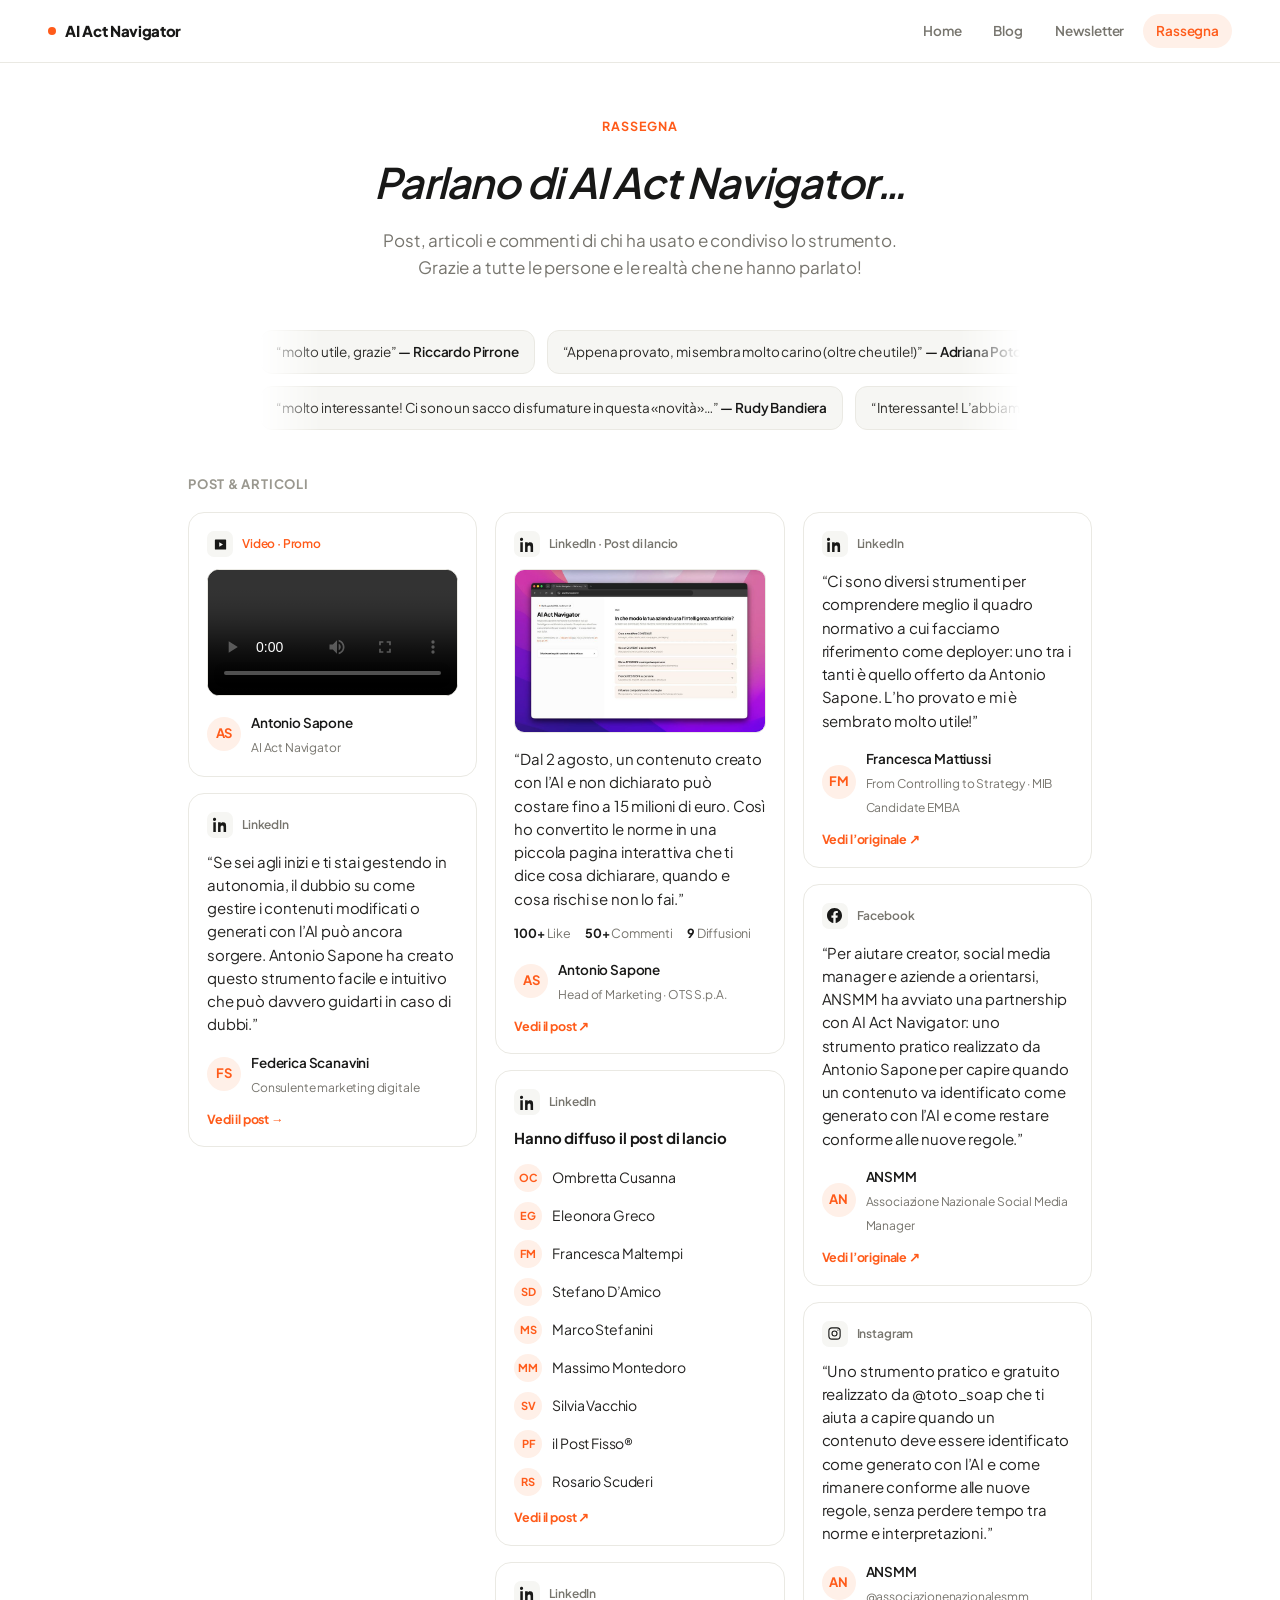
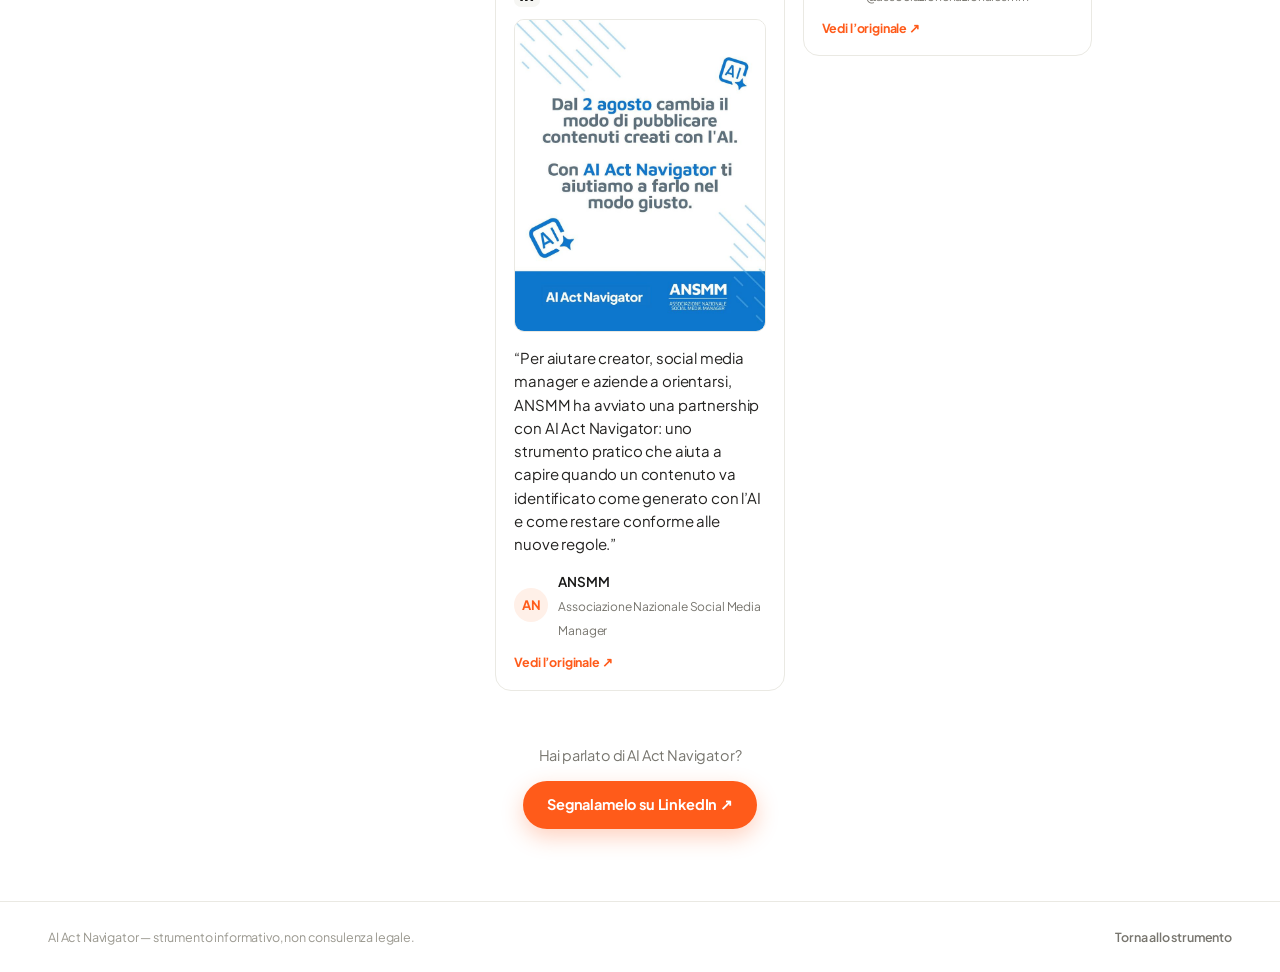
<file: parlano/index.html>
<!DOCTYPE html>
<html lang="it">
<head>
<meta charset="UTF-8">
<meta name="viewport" content="width=device-width, initial-scale=1.0">
<title>Parlano di AI Act Navigator…</title>
<meta name="description" content="Rassegna di post, articoli e commenti su AI Act Navigator: cosa dicono professionisti, aziende e testate dello strumento gratuito sull’AI Act.">
<link rel="canonical" href="https://aiactnavigator.it/parlano/">
<meta property="og:type" content="website">
<meta property="og:site_name" content="AI Act Navigator">
<meta property="og:locale" content="it_IT">
<meta property="og:url" content="https://aiactnavigator.it/parlano/">
<meta property="og:title" content="Parlano di AI Act Navigator…">
<meta property="og:description" content="Cosa dicono professionisti, aziende e testate di AI Act Navigator.">
<meta property="og:image" content="https://aiactnavigator.it/social-preview.png">
<meta name="twitter:card" content="summary_large_image">
<style>
@font-face{font-family:'Plus Jakarta Sans';font-style:normal;font-weight:200 800;font-display:swap;src:url([data-uri]) format('woff2')}
:root{
  --bg:#ffffff;--card:#ffffff;--panel:#f6f6f3;--panel-2:#f0efea;
  --line:#eae9e3;--line-2:#dddbd3;--txt:#181817;--muted:#77756e;--muted-2:#9a988f;
  --accent:#ff5b1a;--accent-soft:#fff0e8;--black:#131311;
  --green:#1f8f5c;--green-bg:#e7f3ec;--red:#c8324b;--red-bg:#fbe6ea;
}
*{box-sizing:border-box}
html{scroll-behavior:smooth}
html,body{margin:0;padding:0}
body{background:var(--bg);color:var(--txt);
  font-family:"Plus Jakarta Sans",-apple-system,BlinkMacSystemFont,"Segoe UI",Roboto,Helvetica,Arial,sans-serif;
  line-height:1.5;-webkit-font-smoothing:antialiased;letter-spacing:-.01em}
a{color:inherit}

/* ---------- top nav ---------- */
.site-head{position:sticky;top:0;z-index:50;display:flex;align-items:center;justify-content:space-between;
  gap:16px;padding:14px clamp(20px,4vw,48px);background:rgba(255,255,255,.86);backdrop-filter:saturate(180%) blur(10px);
  border-bottom:1px solid var(--line)}
.site-brand{display:inline-flex;align-items:center;gap:9px;font-weight:800;font-size:15px;letter-spacing:-.02em;text-decoration:none;color:var(--txt)}
.site-brand .dot{width:8px;height:8px;border-radius:50%;background:var(--accent)}
.site-nav{display:flex;gap:6px}
.site-nav a{font-size:13.5px;font-weight:600;color:var(--muted);text-decoration:none;padding:7px 13px;border-radius:999px;transition:.15s}
.site-nav a:hover{color:var(--txt);background:var(--panel)}
.site-nav a.is-active{color:var(--accent);background:var(--accent-soft)}

/* ---------- article layout ---------- */
.article-shell{max-width:1180px;margin:0 auto;padding:0 clamp(20px,4vw,48px)}
.article-grid{display:grid;grid-template-columns:238px minmax(0,720px);gap:clamp(32px,5vw,72px);
  justify-content:center;align-items:start;padding:clamp(34px,5vh,64px) 0 clamp(64px,9vh,110px)}

/* indice laterale */
.toc{position:sticky;top:88px;align-self:start}
.toc-label{font-size:11px;font-weight:700;letter-spacing:.08em;text-transform:uppercase;color:var(--muted-2);margin:0 0 14px;padding-left:26px}
.toc nav{display:flex;flex-direction:column;gap:2px}
.toc a{position:relative;display:block;text-decoration:none;color:var(--muted);font-size:13.5px;line-height:1.4;
  font-weight:500;padding:7px 8px 7px 26px;border-radius:8px;transition:.15s}
.toc a::before{content:"";position:absolute;left:0;top:50%;transform:translateY(-50%);width:14px;height:2px;
  border-radius:2px;background:var(--line-2);transition:.18s}
.toc a:hover{color:var(--txt)}
.toc a:hover::before{background:var(--muted-2)}
.toc a.active{color:var(--accent);font-weight:700}
.toc a.active::before{background:var(--accent);width:20px;left:-2px}

/* colonna testo */
.post{min-width:0}
.post-kicker{font-size:12.5px;font-weight:700;letter-spacing:.02em;color:var(--accent);margin:0 0 14px}
.post h1{font-size:clamp(28px,4vw,40px);line-height:1.12;font-weight:800;letter-spacing:-.03em;margin:0 0 16px}
.post-meta{font-size:13px;color:var(--muted-2);font-weight:500;margin:0 0 30px}
.post .lead{font-size:clamp(16px,1.9vw,18.5px);line-height:1.6;color:var(--txt);margin:0 0 20px}
.post p{font-size:16px;line-height:1.72;color:#2b2a27;margin:0 0 18px}
.post h2{font-size:clamp(21px,2.6vw,26px);font-weight:800;letter-spacing:-.025em;line-height:1.2;
  margin:52px 0 16px;padding-top:6px;scroll-margin-top:92px}
.post h3{font-size:clamp(17px,2vw,19px);font-weight:700;letter-spacing:-.02em;margin:34px 0 12px;scroll-margin-top:92px}
.post ul,.post ol{margin:0 0 18px;padding-left:22px}
.post li{font-size:16px;line-height:1.66;color:#2b2a27;margin:0 0 9px}
.post li::marker{color:var(--muted-2)}
.post strong{font-weight:700;color:var(--txt)}
.post a{color:var(--accent);text-decoration:none;font-weight:600;border-bottom:1px solid transparent;transition:.15s}
.post a:hover{border-bottom-color:var(--accent)}
.post hr{border:none;height:1px;background:var(--line);margin:44px 0}

/* tabella */
.table-wrap{overflow-x:auto;margin:0 0 22px;border:1px solid var(--line);border-radius:14px}
.post table{width:100%;border-collapse:collapse;font-size:14.5px;min-width:520px}
.post th,.post td{text-align:left;padding:13px 16px;vertical-align:top;line-height:1.5;border-bottom:1px solid var(--line)}
.post thead th{background:var(--panel);font-weight:700;color:var(--txt);font-size:13.5px}
.post tbody tr:last-child td{border-bottom:none}
.post td:first-child,.post th:first-child{font-weight:600;color:var(--txt);background:#fcfcfb;width:26%}

/* outro + cta */
.dl-row{display:flex;flex-wrap:wrap;gap:10px;margin:2px 0 22px}
.post a.dl-btn{display:inline-flex;align-items:center;gap:8px;font-size:13.5px;font-weight:600;color:var(--txt);text-decoration:none;background:var(--card);border:1px solid var(--line);border-bottom:1px solid var(--line);border-radius:10px;padding:9px 14px;transition:.15s}
.post a.dl-btn:hover{border-color:var(--accent);color:var(--accent)}
.dl-btn svg{width:16px;height:16px;color:var(--accent);flex:none}
.dl-note{font-size:12.5px;color:var(--muted-2);margin:0 0 22px}
.post .lawquote{border-left:3px solid var(--line-2);padding:4px 0 4px 16px;margin:0 0 18px;color:#3a3a37;font-size:15px;line-height:1.65}
.post-outro{font-size:15.5px;line-height:1.7;color:var(--muted);font-style:italic}
.post-cta{margin-top:40px;padding:26px 28px;background:var(--panel);border:1px solid var(--line);border-radius:18px;
  display:flex;flex-wrap:wrap;align-items:center;justify-content:space-between;gap:16px}
.post-cta p{margin:0;font-size:16px;font-weight:600;color:var(--txt)}
.post a.cta-btn{display:inline-flex;align-items:center;gap:8px;background:var(--accent);color:#fff;text-decoration:none;border-bottom:none;
  font-weight:700;font-size:14.5px;padding:13px 22px;border-radius:999px;box-shadow:0 8px 22px rgba(255,91,26,.28);transition:.15s;white-space:nowrap}
.post a.cta-btn:hover{transform:translateY(-1px);color:#fff;border-bottom:none}

/* ---------- blog index ---------- */
.blog-head{max-width:760px;margin:0 auto;padding:clamp(40px,7vh,80px) clamp(20px,4vw,48px) 8px}
.blog-head h1{font-size:clamp(30px,4.4vw,44px);font-weight:800;letter-spacing:-.03em;margin:0 0 14px}
.blog-head p{font-size:clamp(15px,1.8vw,17px);line-height:1.6;color:var(--muted);margin:0}
.post-list{max-width:760px;margin:0 auto;padding:clamp(28px,4vh,44px) clamp(20px,4vw,48px) clamp(60px,9vh,110px);display:flex;flex-direction:column;gap:18px}
.post-card{display:block;text-decoration:none;color:inherit;border:1px solid var(--line);border-radius:18px;
  padding:26px clamp(22px,3vw,30px);transition:.16s;background:var(--card)}
.post-card:hover{border-color:var(--line-2);box-shadow:0 12px 30px rgba(24,22,18,.06);transform:translateY(-2px)}
.post-card .pc-kicker{font-size:12px;font-weight:700;letter-spacing:.02em;color:var(--accent);margin:0 0 10px}
.post-card h2{font-size:clamp(19px,2.4vw,23px);font-weight:800;letter-spacing:-.025em;line-height:1.22;margin:0 0 10px;color:var(--txt)}
.post-card p{font-size:14.5px;line-height:1.6;color:var(--muted);margin:0 0 14px}
.post-card .pc-more{font-size:13.5px;font-weight:700;color:var(--accent);display:inline-flex;align-items:center;gap:6px}

/* ---------- footer ---------- */
.site-foot{border-top:1px solid var(--line);padding:26px clamp(20px,4vw,48px);display:flex;flex-wrap:wrap;gap:8px 20px;
  align-items:center;justify-content:space-between;font-size:12.5px;color:var(--muted-2)}
.site-foot a{color:var(--muted);text-decoration:none;font-weight:600}
.site-foot a:hover{color:var(--accent)}

/* ---------- responsive ---------- */
@media(max-width:900px){
  .article-grid{grid-template-columns:minmax(0,720px);just-content:center;padding-top:30px}
  .toc{display:none}
}
@media(max-width:520px){
  .post p,.post li{font-size:15.5px}
  .post-cta{flex-direction:column;align-items:flex-start}
}


  .rassegna-shell{max-width:1100px;margin:0 auto;padding:0 clamp(20px,4vw,48px)}
  .rassegna-hero{text-align:center;padding:clamp(36px,6vh,72px) 0 4px}
  .rassegna-hero .kicker{font-size:12.5px;font-weight:700;letter-spacing:.08em;text-transform:uppercase;color:var(--accent);margin:0 0 14px}
  .rassegna-hero h1{font-style:italic;font-weight:600;font-size:clamp(28px,4.6vw,42px);letter-spacing:-.02em;color:var(--txt);margin:0 0 14px}
  .rassegna-hero p{max-width:560px;margin:0 auto;color:var(--muted);font-size:clamp(15px,1.8vw,17px);line-height:1.6}
  .ticker{max-width:760px;margin:clamp(30px,5vh,52px) auto 0;overflow:hidden;-webkit-mask-image:linear-gradient(90deg,transparent,#000 8%,#000 92%,transparent);mask-image:linear-gradient(90deg,transparent,#000 8%,#000 92%,transparent)}
  .ticker-row{display:flex;gap:12px;width:max-content;animation:tick 55s linear infinite}
  .ticker-row.rev{animation-direction:reverse;margin-top:12px}
  .ticker:hover .ticker-row{animation-play-state:paused}
  @keyframes tick{from{transform:translateX(0)}to{transform:translateX(-50%)}}
  .chip{flex:none;background:var(--panel);border:1px solid var(--line);border-radius:12px;padding:11px 15px;font-size:13.5px;line-height:1.45;color:#2b2a27;white-space:nowrap}
  .chip b{color:var(--txt);font-weight:600}
  .wall-head{margin:clamp(32px,5vh,54px) 0 18px;font-size:13px;font-weight:700;letter-spacing:.06em;text-transform:uppercase;color:var(--muted-2)}
  .wall-shell{max-width:1000px;margin:0 auto;padding:0 clamp(20px,4vw,48px)}
  .mentions{column-count:3;column-gap:18px}
  .mention{break-inside:avoid;display:block;margin:0 0 16px;background:var(--card);border:1px solid var(--line);border-radius:16px;padding:18px;text-decoration:none;color:inherit;transition:.16s}
  a.mention:hover{border-color:var(--line-2);box-shadow:0 12px 30px rgba(24,22,18,.06);transform:translateY(-2px)}
  .mention-top{display:flex;align-items:center;gap:9px;margin:0 0 12px}
  .mention-ico{width:26px;height:26px;flex:none;display:flex;align-items:center;justify-content:center;border-radius:7px;background:var(--panel);color:var(--txt)}
  .mention-ico svg{width:15px;height:15px}
  .mention-plat{font-size:12px;font-weight:600;color:var(--muted)}
  .mention-q{font-size:15px;line-height:1.55;color:#232220;margin:0 0 14px}
  .mention-shot{display:block;width:100%;border-radius:10px;border:1px solid var(--line);margin:0 0 14px}
  .shot-ph{display:flex;align-items:center;justify-content:center;gap:8px;height:150px;background:var(--panel);border:1px dashed var(--line-2);border-radius:10px;color:var(--muted-2);font-size:13px;margin:0 0 14px}
  .shot-ph svg{width:18px;height:18px}
  .mention-author{display:flex;align-items:center;gap:10px}
  .mention-avatar{width:34px;height:34px;border-radius:50%;background:var(--accent-soft);color:var(--accent);display:flex;align-items:center;justify-content:center;font-weight:700;font-size:13px;flex:none}
  .mention-name{font-size:13.5px;font-weight:600;color:var(--txt);line-height:1.2}
  .mention-role{font-size:12px;color:var(--muted)}

  .reshare-title{font-size:15px;font-weight:700;color:var(--txt);margin:0 0 14px}
  .reshare-list{list-style:none;margin:0 0 4px;padding:0;display:flex;flex-direction:column;gap:10px}
  .reshare-list li{display:flex;align-items:center;gap:10px;font-size:14px;color:#232220}
  .reshare-list .ra{width:28px;height:28px;border-radius:50%;background:var(--accent-soft);color:var(--accent);display:flex;align-items:center;justify-content:center;font-weight:700;font-size:11px;flex:none}
  .mention-stats{display:flex;flex-wrap:wrap;gap:6px 14px;margin:0 0 14px;font-size:12.5px;color:var(--muted)}
  .mention-stats b{color:var(--txt);font-weight:700}
  .mention-link{margin-top:12px;font-size:12.5px;font-weight:700;color:var(--accent)}
  .mention-vid{display:block;max-width:100%;width:auto;max-height:min(460px,64vh);margin:0 auto 14px;border-radius:12px;border:1px solid var(--line);background:#000}
  .mention-video .mention-plat{color:var(--accent)}
  .mention-newcol{break-before:column;-webkit-column-break-before:always}
  @media(max-width:600px){.mention-newcol{break-before:auto;-webkit-column-break-before:auto}}
  .rassegna-cta{text-align:center;margin:clamp(36px,6vh,64px) 0 clamp(50px,8vh,90px);padding:0 20px}
  .rassegna-cta p{color:var(--muted);font-size:14.5px;margin:0 0 14px}
  .rassegna-cta a{display:inline-flex;align-items:center;gap:8px;background:var(--accent);color:#fff;text-decoration:none;font-weight:700;font-size:14.5px;padding:13px 24px;border-radius:999px;box-shadow:0 8px 22px rgba(255,91,26,.28)}
  @media(max-width:960px){.mentions{column-count:2}}
  @media(max-width:600px){.mentions{column-count:1}}


  .ham{display:none;flex-direction:column;justify-content:center;gap:5px;width:40px;height:40px;border:1px solid var(--line);border-radius:11px;background:#fff;cursor:pointer;padding:0 10px;flex:none}
  .ham span{display:block;height:2px;width:100%;background:var(--txt);border-radius:2px;transition:.2s}
  .ham.is-open span:nth-child(1){transform:translateY(7px) rotate(45deg)}
  .ham.is-open span:nth-child(2){opacity:0}
  .ham.is-open span:nth-child(3){transform:translateY(-7px) rotate(-45deg)}
  .mnav{display:none}
  @media(max-width:680px){
    .site-nav{display:none}
    .ham{display:flex;position:fixed;top:13px;right:16px;z-index:130}
    .mnav{display:block;position:fixed;top:0;left:0;right:0;z-index:120;background:#fff;border-bottom:1px solid var(--line);padding:72px 22px 22px;transform:translateY(-112%);transition:transform .26s ease;box-shadow:0 14px 34px rgba(24,22,18,.14)}
    .mnav.open{transform:translateY(0)}
    .mnav a{display:block;padding:14px 6px;font-size:16px;font-weight:600;color:var(--txt);text-decoration:none;border-bottom:1px solid var(--line)}
    .mnav a:last-child{border-bottom:none}
  }

  .hamburger{display:none}
  .mobile-menu{display:none}
  @media(max-width:680px){
    .site-nav{display:none}
    .hamburger{display:flex;flex-direction:column;justify-content:center;gap:5px;position:fixed;top:14px;right:14px;z-index:120;width:44px;height:44px;border:1px solid var(--line);border-radius:12px;background:#fff;cursor:pointer;padding:0 11px}
    .hamburger span{display:block;height:2px;width:100%;background:var(--txt);border-radius:2px;transition:.2s}
    .hamburger.is-open span:nth-child(1){transform:translateY(7px) rotate(45deg)}
    .hamburger.is-open span:nth-child(2){opacity:0}
    .hamburger.is-open span:nth-child(3){transform:translateY(-7px) rotate(-45deg)}
    .mobile-menu{display:block;position:fixed;top:0;left:0;right:0;z-index:110;background:#fff;border-bottom:1px solid var(--line);padding:74px 20px 24px;transform:translateY(-108%);transition:transform .26s ease;box-shadow:0 14px 34px rgba(24,22,18,.14);max-height:100vh;overflow:auto}
    .mobile-menu.open{transform:translateY(0)}
    .mm-item{display:block;width:100%;text-align:left;background:var(--panel);border:1px solid var(--line);border-radius:12px;padding:15px 16px;margin-bottom:10px;font-family:inherit;font-size:15px;font-weight:600;color:var(--txt);cursor:pointer;transition:.15s;text-decoration:none}
    .mm-item:hover{border-color:var(--accent)}
    .mm-sponsor{margin-top:16px;padding-top:16px;border-top:1px solid var(--line)}
    .mm-sponsor .sponsor-title{margin:0 0 12px;font-size:15px;font-weight:700;letter-spacing:-.01em;color:var(--txt)}
    .mm-sponsor .sponsor-row{display:flex;gap:12px;flex-wrap:wrap}
    .mm-sponsor .sponsor-card{display:flex;align-items:center;justify-content:center;background:var(--card);border:1px solid var(--line);border-radius:14px;padding:14px 18px;height:78px;box-sizing:border-box;text-decoration:none}
    .mm-sponsor .sponsor-card img{display:block;max-height:48px;width:auto}
  }
</style>
<script>
  window.POSTHOG_KEY  = "phc_ztKfsSiGTJtMEuhjNR8WUJCzQY9SNWQqMwgVBei7rF7u";   // Project API Key (EU)
  window.POSTHOG_HOST = "https://eu.i.posthog.com";     // UE (usa https://us.i.posthog.com se il progetto è negli USA)
  if (window.POSTHOG_KEY && window.POSTHOG_KEY.indexOf("<") === -1) {
    !function(t,e){var o,n,p,r;e.__SV||(window.posthog=e,e._i=[],e.init=function(i,s,a){function g(t,e){var o=e.split(".");2==o.length&&(t=t[o[0]],e=o[1]),t[e]=function(){t.push([e].concat(Array.prototype.slice.call(arguments,0)))}}(p=t.createElement("script")).type="text/javascript",p.async=!0,p.src=s.api_host+"/static/array.js",(r=t.getElementsByTagName("script")[0]).parentNode.insertBefore(p,r);var u=e;for(void 0!==a?u=e[a]=[]:a="posthog",u.people=u.people||[],u.toString=function(t){var e="posthog";return"posthog"!==a&&(e+="."+a),t||(e+=" (stub)"),e},u.people.toString=function(){return u.toString(1)+".people (stub)"},o="capture identify alias people.set people.set_once set_config register register_once unregister opt_out_capturing has_opted_out_capturing opt_in_capturing reset isFeatureEnabled onFeatureFlags getFeatureFlag getFeatureFlagPayload reloadFeatureFlags group updateEarlyAccessFeatureEnrollment getEarlyAccessFeatures getActiveMatchingSurveys getSurveys getNextSurveyStep onSessionId".split(" "),n=0;n<o.length;n++)g(u,o[n]);e._i.push([i,s,a])},e.__SV=1)}(document,window.posthog||[]);
    posthog.init(window.POSTHOG_KEY,{api_host:window.POSTHOG_HOST,persistence:"memory",capture_pageview:true});
  }
</script>
</head>
<body>
<header class="site-head">
  <a class="site-brand" href="/"><span class="dot"></span>AI Act Navigator</a>
  <nav class="site-nav">
    <a href="/">Home</a>
    <a href="/blog/">Blog</a>
    <a href="/newsletter/">Newsletter</a>
    <a href="/parlano/" class="is-active">Rassegna</a>
  </nav>
</header>
<button class="hamburger" id="hamburger" aria-label="Apri menu" onclick="var m=document.getElementById('mobileMenu');var o=!m.classList.contains('open');m.classList.toggle('open',o);this.classList.toggle('is-open',o);m.setAttribute('aria-hidden',!o);document.body.style.overflow=o?'hidden':''"><span></span><span></span><span></span></button>
<nav class="mobile-menu" id="mobileMenu" aria-hidden="true">
  <a class="mm-item" href="/">Home</a>
  <a class="mm-item" href="/blog/">Blog</a>
  <a class="mm-item" href="/newsletter/">Newsletter</a>
  <a class="mm-item" href="/parlano/">Rassegna</a>
  <a class="mm-item" href="/?m=ref">Riferimenti rapidi: sanzioni e date chiave</a>
  <a class="mm-item" href="/?m=credits">Credits</a>
  <a class="mm-item" href="/?m=privacy">Privacy</a>
  <a class="mm-item" href="/?m=contrib">Vuoi aiutarmi a migliorare il sito?</a>
  <div class="mm-sponsor">
    <p class="sponsor-title">Sponsor del progetto</p>
    <div class="sponsor-row">
      <a class="sponsor-card" href="https://www.ansmm.it/?utm_source=aiactnavigator.it&utm_medium=referral&utm_campaign=sponsor" target="_blank" rel="noopener sponsored"><img src="/sponsor-ansmm.png" alt="ANSMM — Associazione Nazionale Social Media Manager"></a>
      <a class="sponsor-card" href="https://www.ots-web.com/?utm_source=aiactnavigator.it&utm_medium=referral&utm_campaign=sponsor" target="_blank" rel="noopener sponsored"><img src="/sponsor-ots.png" alt="OTS"></a>
    </div>
  </div>
</nav>

<div class="rassegna-shell">
  <div class="rassegna-hero">
    <div class="kicker">Rassegna</div>
    <h1>Parlano di AI Act Navigator…</h1>
    <p>Post, articoli e commenti di chi ha usato e condiviso lo strumento. Grazie a tutte le persone e le realtà che ne hanno parlato!</p>
  </div>
</div>

<div class="ticker" aria-label="Commenti ricevuti">
    <div class="ticker-row"><div class="chip">“molto utile, grazie” <b>— Riccardo Pirrone</b></div><div class="chip">“Appena provato, mi sembra molto carino (oltre che utile!)” <b>— Adriana Potoroaca</b></div><div class="chip">“super utile!” <b>— Ambra Danesin</b></div><div class="chip">“Molto utile e soprattutto comprensibile 🥰” <b>— Luana Stinziani</b></div><div class="chip">“Questa è una cosa davvero utile… quasi quasi la diffondiamo” <b>— il Post Fisso®</b></div><div class="chip dup" aria-hidden="true">“molto utile, grazie” <b>— Riccardo Pirrone</b></div><div class="chip dup" aria-hidden="true">“Appena provato, mi sembra molto carino (oltre che utile!)” <b>— Adriana Potoroaca</b></div><div class="chip dup" aria-hidden="true">“super utile!” <b>— Ambra Danesin</b></div><div class="chip dup" aria-hidden="true">“Molto utile e soprattutto comprensibile 🥰” <b>— Luana Stinziani</b></div><div class="chip dup" aria-hidden="true">“Questa è una cosa davvero utile… quasi quasi la diffondiamo” <b>— il Post Fisso®</b></div></div>
    <div class="ticker-row rev"><div class="chip">“molto interessante! Ci sono un sacco di sfumature in questa «novità»…” <b>— Rudy Bandiera</b></div><div class="chip">“Interessante! L’abbiamo provato e siamo felicemente compliant 😉” <b>— Pietro</b></div><div class="chip">“Utilissimo grazie!” <b>— Francesca Mattiussi</b></div><div class="chip">“Magnifico, grazie!” <b>— Anna Covone</b></div><div class="chip dup" aria-hidden="true">“molto interessante! Ci sono un sacco di sfumature in questa «novità»…” <b>— Rudy Bandiera</b></div><div class="chip dup" aria-hidden="true">“Interessante! L’abbiamo provato e siamo felicemente compliant 😉” <b>— Pietro</b></div><div class="chip dup" aria-hidden="true">“Utilissimo grazie!” <b>— Francesca Mattiussi</b></div><div class="chip dup" aria-hidden="true">“Magnifico, grazie!” <b>— Anna Covone</b></div></div>
</div>

<div class="wall-shell">
  <div class="wall-head">Post &amp; articoli</div>
  <div class="mentions">
    <div class="mention mention-video">
      <div class="mention-top"><span class="mention-ico"><svg viewBox="0 0 24 24" fill="currentColor"><path d="M4 4h16a1 1 0 0 1 1 1v14a1 1 0 0 1-1 1H4a1 1 0 0 1-1-1V5a1 1 0 0 1 1-1zm6 4.5v7l6-3.5-6-3.5z"/></svg></span><span class="mention-plat">Video · Promo</span></div>
      <video class="mention-vid" controls preload="metadata" playsinline>
        <source src="/parlano/promo-ai-act-navigator.mp4#t=0.1" type="video/mp4">
        Il tuo browser non supporta la riproduzione del video.
      </video>
      <div class="mention-author">
        <span class="mention-avatar">AS</span>
        <span><span class="mention-name">Antonio Sapone</span><br><span class="mention-role">AI Act Navigator</span></span>
      </div>
    </div>
        <a class="mention" href="https://www.linkedin.com/posts/federicascanavini_sei-in-regola-con-lai-act-scoprilo-in-2-share-7495542650561818624-jimi/" target="_blank" rel="noopener nofollow">
      <div class="mention-top"><span class="mention-ico"><svg viewBox="0 0 24 24" fill="currentColor"><path d="M4.98 3.5A2.5 2.5 0 1 1 0 3.5a2.5 2.5 0 0 1 4.98 0zM.5 8.25h4V24h-4V8.25zM8.5 8.25h3.83v2.15h.05c.53-1 1.83-2.15 3.77-2.15 4.03 0 4.78 2.65 4.78 6.1V24h-4v-6.75c0-1.6-.03-3.66-2.23-3.66-2.23 0-2.57 1.74-2.57 3.54V24h-4V8.25z"/></svg></span><span class="mention-plat">LinkedIn</span></div>
      <p class="mention-q">&ldquo;Se sei agli inizi e ti stai gestendo in autonomia, il dubbio su come gestire i contenuti modificati o generati con l&rsquo;AI pu&ograve; ancora sorgere. Antonio Sapone ha creato questo strumento facile e intuitivo che pu&ograve; davvero guidarti in caso di dubbi.&rdquo;</p>
      <div class="mention-author">
        <span class="mention-avatar">FS</span>
        <span><span class="mention-name">Federica Scanavini</span><br><span class="mention-role">Consulente marketing digitale</span></span>
      </div>
      <div class="mention-link">Vedi il post &rarr;</div>
    </a>
    <a class="mention mention-newcol" href="https://www.linkedin.com/posts/totosapone_aiact-intelligenzaartificiale-marketing-activity-7485990013818789888-ghmz" target="_blank" rel="noopener">
      <div class="mention-top"><span class="mention-ico"><svg viewBox="0 0 24 24" fill="currentColor"><path d="M4.98 3.5A2.5 2.5 0 1 1 0 3.5a2.5 2.5 0 0 1 4.98 0zM.5 8.25h4V24h-4V8.25zM8.5 8.25h3.83v2.15h.05c.53-1 1.83-2.15 3.77-2.15 4.03 0 4.78 2.65 4.78 6.1V24h-4v-6.75c0-1.6-.03-3.66-2.23-3.66-2.23 0-2.57 1.74-2.57 3.54V24h-4V8.25z"/></svg></span><span class="mention-plat">LinkedIn · Post di lancio</span></div>
      <img class="mention-shot" src="[data-uri]" alt="AI Act Navigator — il post di lancio del progetto">
      <p class="mention-q">“Dal 2 agosto, un contenuto creato con l’AI e non dichiarato può costare fino a 15 milioni di euro. Così ho convertito le norme in una piccola pagina interattiva che ti dice cosa dichiarare, quando e cosa rischi se non lo fai.”</p>
      <div class="mention-stats"><span><b>100+</b> Like</span><span><b>50+</b> Commenti</span><span><b>9</b> Diffusioni</span></div>
      <div class="mention-author">
        <span class="mention-avatar">AS</span>
        <span><span class="mention-name">Antonio Sapone</span><br><span class="mention-role">Head of Marketing · OTS S.p.A.</span></span>
      </div>
      <div class="mention-link">Vedi il post ↗</div>
    </a>
    <a class="mention" href="https://www.linkedin.com/posts/totosapone_aiact-intelligenzaartificiale-marketing-activity-7485990013818789888-ghmz" target="_blank" rel="noopener">
      <div class="mention-top"><span class="mention-ico"><svg viewBox="0 0 24 24" fill="currentColor"><path d="M4.98 3.5A2.5 2.5 0 1 1 0 3.5a2.5 2.5 0 0 1 4.98 0zM.5 8.25h4V24h-4V8.25zM8.5 8.25h3.83v2.15h.05c.53-1 1.83-2.15 3.77-2.15 4.03 0 4.78 2.65 4.78 6.1V24h-4v-6.75c0-1.6-.03-3.66-2.23-3.66-2.23 0-2.57 1.74-2.57 3.54V24h-4V8.25z"/></svg></span><span class="mention-plat">LinkedIn</span></div>
      <p class="reshare-title">Hanno diffuso il post di lancio</p>
      <ul class="reshare-list">
        <li><span class="ra">OC</span>Ombretta Cusanna</li>
        <li><span class="ra">EG</span>Eleonora Greco</li>
        <li><span class="ra">FM</span>Francesca Maltempi</li>
        <li><span class="ra">SD</span>Stefano D’Amico</li>
        <li><span class="ra">MS</span>Marco Stefanini</li>
        <li><span class="ra">MM</span>Massimo Montedoro</li>
        <li><span class="ra">SV</span>Silvia Vacchio</li>
        <li><span class="ra">PF</span>il Post Fisso®</li>
        <li><span class="ra">RS</span>Rosario Scuderi</li>
      </ul>
      <div class="mention-link">Vedi il post ↗</div>
    </a>
    <a class="mention" href="https://www.linkedin.com/posts/dal-2-agosto-entrano-in-vigore-nuovi-obblighi-share-7487883156780453889-7oNw/" target="_blank" rel="noopener">
      <div class="mention-top"><span class="mention-ico"><svg viewBox="0 0 24 24" fill="currentColor"><path d="M4.98 3.5A2.5 2.5 0 1 1 0 3.5a2.5 2.5 0 0 1 4.98 0zM.5 8.25h4V24h-4V8.25zM8.5 8.25h3.83v2.15h.05c.53-1 1.83-2.15 3.77-2.15 4.03 0 4.78 2.65 4.78 6.1V24h-4v-6.75c0-1.6-.03-3.66-2.23-3.66-2.23 0-2.57 1.74-2.57 3.54V24h-4V8.25z"/></svg></span><span class="mention-plat">LinkedIn</span></div>
      <img class="mention-shot" src="[data-uri]" alt="Post ANSMM: dal 2 agosto cambia il modo di pubblicare contenuti creati con l’AI — con AI Act Navigator">
      <p class="mention-q">“Per aiutare creator, social media manager e aziende a orientarsi, ANSMM ha avviato una partnership con AI Act Navigator: uno strumento pratico che aiuta a capire quando un contenuto va identificato come generato con l’AI e come restare conforme alle nuove regole.”</p>
      <div class="mention-author">
        <span class="mention-avatar">AN</span>
        <span><span class="mention-name">ANSMM</span><br><span class="mention-role">Associazione Nazionale Social Media Manager</span></span>
      </div>
      <div class="mention-link">Vedi l’originale ↗</div>
    </a>
    <a class="mention" href="https://www.linkedin.com/posts/francesca-mattiussi-03a26669_aiact-ugcPost-7489945656581578753-6xwk/" target="_blank" rel="noopener">
      <div class="mention-top"><span class="mention-ico"><svg viewBox="0 0 24 24" fill="currentColor"><path d="M4.98 3.5A2.5 2.5 0 1 1 0 3.5a2.5 2.5 0 0 1 4.98 0zM.5 8.25h4V24h-4V8.25zM8.5 8.25h3.83v2.15h.05c.53-1 1.83-2.15 3.77-2.15 4.03 0 4.78 2.65 4.78 6.1V24h-4v-6.75c0-1.6-.03-3.66-2.23-3.66-2.23 0-2.57 1.74-2.57 3.54V24h-4V8.25z"/></svg></span><span class="mention-plat">LinkedIn</span></div>
      <p class="mention-q">“Ci sono diversi strumenti per comprendere meglio il quadro normativo a cui facciamo riferimento come deployer: uno tra i tanti è quello offerto da Antonio Sapone. L’ho provato e mi è sembrato molto utile!”</p>
      <div class="mention-author">
        <span class="mention-avatar">FM</span>
        <span><span class="mention-name">Francesca Mattiussi</span><br><span class="mention-role">From Controlling to Strategy · MIB Candidate EMBA</span></span>
      </div>
      <div class="mention-link">Vedi l’originale ↗</div>
    </a>
    <a class="mention" href="https://www.facebook.com/AssociazioneNazionaleSocialMediaManager/posts/pfbid02CXddpYtZLv13aN8JmdoR4bnoqqQ4K1cUJ7UGXAucmQ5xpGqiMmm6f2PjJfzJxDgrl" target="_blank" rel="noopener">
      <div class="mention-top"><span class="mention-ico"><svg viewBox="0 0 24 24" fill="currentColor"><path d="M24 12.07C24 5.4 18.63 0 12 0S0 5.4 0 12.07C0 18.1 4.39 23.1 10.13 24v-8.44H7.08v-3.49h3.05V9.41c0-3.02 1.79-4.69 4.53-4.69 1.31 0 2.68.24 2.68.24v2.97h-1.51c-1.49 0-1.95.93-1.95 1.88v2.26h3.32l-.53 3.49h-2.79V24C19.61 23.1 24 18.1 24 12.07z"/></svg></span><span class="mention-plat">Facebook</span></div>
      <p class="mention-q">“Per aiutare creator, social media manager e aziende a orientarsi, ANSMM ha avviato una partnership con AI Act Navigator: uno strumento pratico realizzato da Antonio Sapone per capire quando un contenuto va identificato come generato con l’AI e come restare conforme alle nuove regole.”</p>
      <div class="mention-author">
        <span class="mention-avatar">AN</span>
        <span><span class="mention-name">ANSMM</span><br><span class="mention-role">Associazione Nazionale Social Media Manager</span></span>
      </div>
      <div class="mention-link">Vedi l’originale ↗</div>
    </a>
    <a class="mention" href="https://www.instagram.com/p/DbVy93njSpr/" target="_blank" rel="noopener">
      <div class="mention-top"><span class="mention-ico"><svg viewBox="0 0 24 24" fill="none" stroke="currentColor" stroke-width="1.8"><rect x="3" y="3" width="18" height="18" rx="5"/><circle cx="12" cy="12" r="4"/><circle cx="17.5" cy="6.5" r="1.1" fill="currentColor" stroke="none"/></svg></span><span class="mention-plat">Instagram</span></div>
      <p class="mention-q">“Uno strumento pratico e gratuito realizzato da @toto_soap che ti aiuta a capire quando un contenuto deve essere identificato come generato con l’AI e come rimanere conforme alle nuove regole, senza perdere tempo tra norme e interpretazioni.”</p>
      <div class="mention-author">
        <span class="mention-avatar">AN</span>
        <span><span class="mention-name">ANSMM</span><br><span class="mention-role">@associazionenazionalesmm</span></span>
      </div>
      <div class="mention-link">Vedi l’originale ↗</div>
    </a>
  </div>
</div>

<div class="rassegna-cta">
  <p>Hai parlato di AI Act Navigator?</p>
  <a href="https://www.linkedin.com/in/totosapone/" target="_blank" rel="noopener">Segnalamelo su LinkedIn ↗</a>
</div>

<footer class="site-foot">
  <span>AI Act Navigator — strumento informativo, non consulenza legale.</span>
  <span><a href="/">Torna allo strumento</a></span>
</footer>

<!-- SEGNALE popup automatico (dopo 40s, una sola volta) -->
<div class="sgnl-pop" id="sgnlPop" aria-hidden="true">
  <button class="sgnl-x" onclick="sgnlClose()" aria-label="Chiudi">✕</button>
  <div class="sgnl-card" role="dialog" aria-modal="true" aria-label="Iscriviti alla newsletter">
    <p class="sgnl-kick">LA NEWSLETTER</p>
    <h2 class="sgnl-title">SEGNALE</h2>
    <p class="sgnl-by">di <span class="sgnl-dot"></span> AI Act Navigator</p>
    <p class="sgnl-lead">Poche email, zero spam. Ti scrivo <b>solo quando l'AI Act cambia davvero</b>: cosa è cambiato, cosa devi fare e cosa rischi — spiegato in due minuti, senza allarmismi e senza fuffa.</p>
    <p class="sgnl-sub">Per chi usa l'AI al lavoro e non vuole sorprese.</p>
    <a class="sgnl-cta" href="/newsletter/">Iscriviti alla newsletter <span aria-hidden="true">↗</span></a>
  </div>
</div>
<style>
  .sgnl-pop{position:fixed;inset:0;z-index:9999;display:none;align-items:center;justify-content:center;padding:24px;background:rgba(24,22,18,.55);backdrop-filter:blur(3px);font-family:'Plus Jakarta Sans',system-ui,sans-serif}
  .sgnl-pop.show{display:flex;animation:sgnlOv .25s ease}
  @keyframes sgnlOv{from{opacity:0}to{opacity:1}}
  .sgnl-card{position:relative;background:#fff;border-radius:22px;width:100%;max-width:560px;padding:44px 40px 40px;text-align:center;box-shadow:0 30px 80px rgba(24,22,18,.35);animation:sgnlIn .28s ease}
  @keyframes sgnlIn{from{opacity:0;transform:translateY(14px) scale(.98)}to{opacity:1;transform:none}}
  .sgnl-x{position:absolute;top:-44px;right:0;z-index:1;background:transparent;border:0;color:#fff;font-size:30px;line-height:1;cursor:pointer;font-family:inherit;opacity:.9}
  .sgnl-x:hover{opacity:1}
  .sgnl-kick{margin:0 0 10px;font-size:12px;font-weight:700;letter-spacing:.18em;color:#9a988f}
  .sgnl-title{margin:0;font-size:clamp(48px,9vw,84px);font-weight:800;letter-spacing:-.03em;line-height:.95;color:#181817}
  .sgnl-by{margin:16px 0 0;font-size:17px;font-weight:800;letter-spacing:-.01em;color:#181817;display:flex;align-items:center;justify-content:center;gap:8px}
  .sgnl-dot{width:9px;height:9px;border-radius:50%;background:#ff5b1a;display:inline-block}
  .sgnl-lead{max-width:440px;margin:22px auto 0;font-size:15.5px;line-height:1.6;color:#77756e}
  .sgnl-lead b{color:#181817}
  .sgnl-sub{margin:16px 0 0;font-size:13.5px;color:#9a988f}
  .sgnl-cta{display:inline-flex;align-items:center;gap:8px;margin-top:26px;background:#ff5b1a;color:#fff;text-decoration:none;font-weight:700;font-size:15px;padding:15px 28px;border-radius:999px;box-shadow:0 10px 26px rgba(255,91,26,.32);transition:.15s}
  .sgnl-cta:hover{background:#e24a0f}
  @media(max-width:560px){.sgnl-card{padding:40px 22px 30px}.sgnl-x{top:10px;right:14px;font-size:24px}}
</style>
<script>
(function(){
  try{ if(localStorage.getItem('sgnl_seen')) return; }catch(e){}
  var shown=false;
  window.sgnlClose=function(){var p=document.getElementById('sgnlPop');if(!p)return;p.classList.remove('show');p.setAttribute('aria-hidden','true');document.body.style.overflow='';};
  function show(){if(shown)return;shown=true;var p=document.getElementById('sgnlPop');if(!p)return;p.classList.add('show');p.setAttribute('aria-hidden','false');try{localStorage.setItem('sgnl_seen','1');}catch(e){}}
  setTimeout(show,40000);
  var pop=document.getElementById('sgnlPop');
  if(pop)pop.addEventListener('click',function(e){if(e.target===this)window.sgnlClose();});
  document.addEventListener('keydown',function(e){if(e.key==='Escape')window.sgnlClose();});
})();
</script>

</body>
</html>
</file>
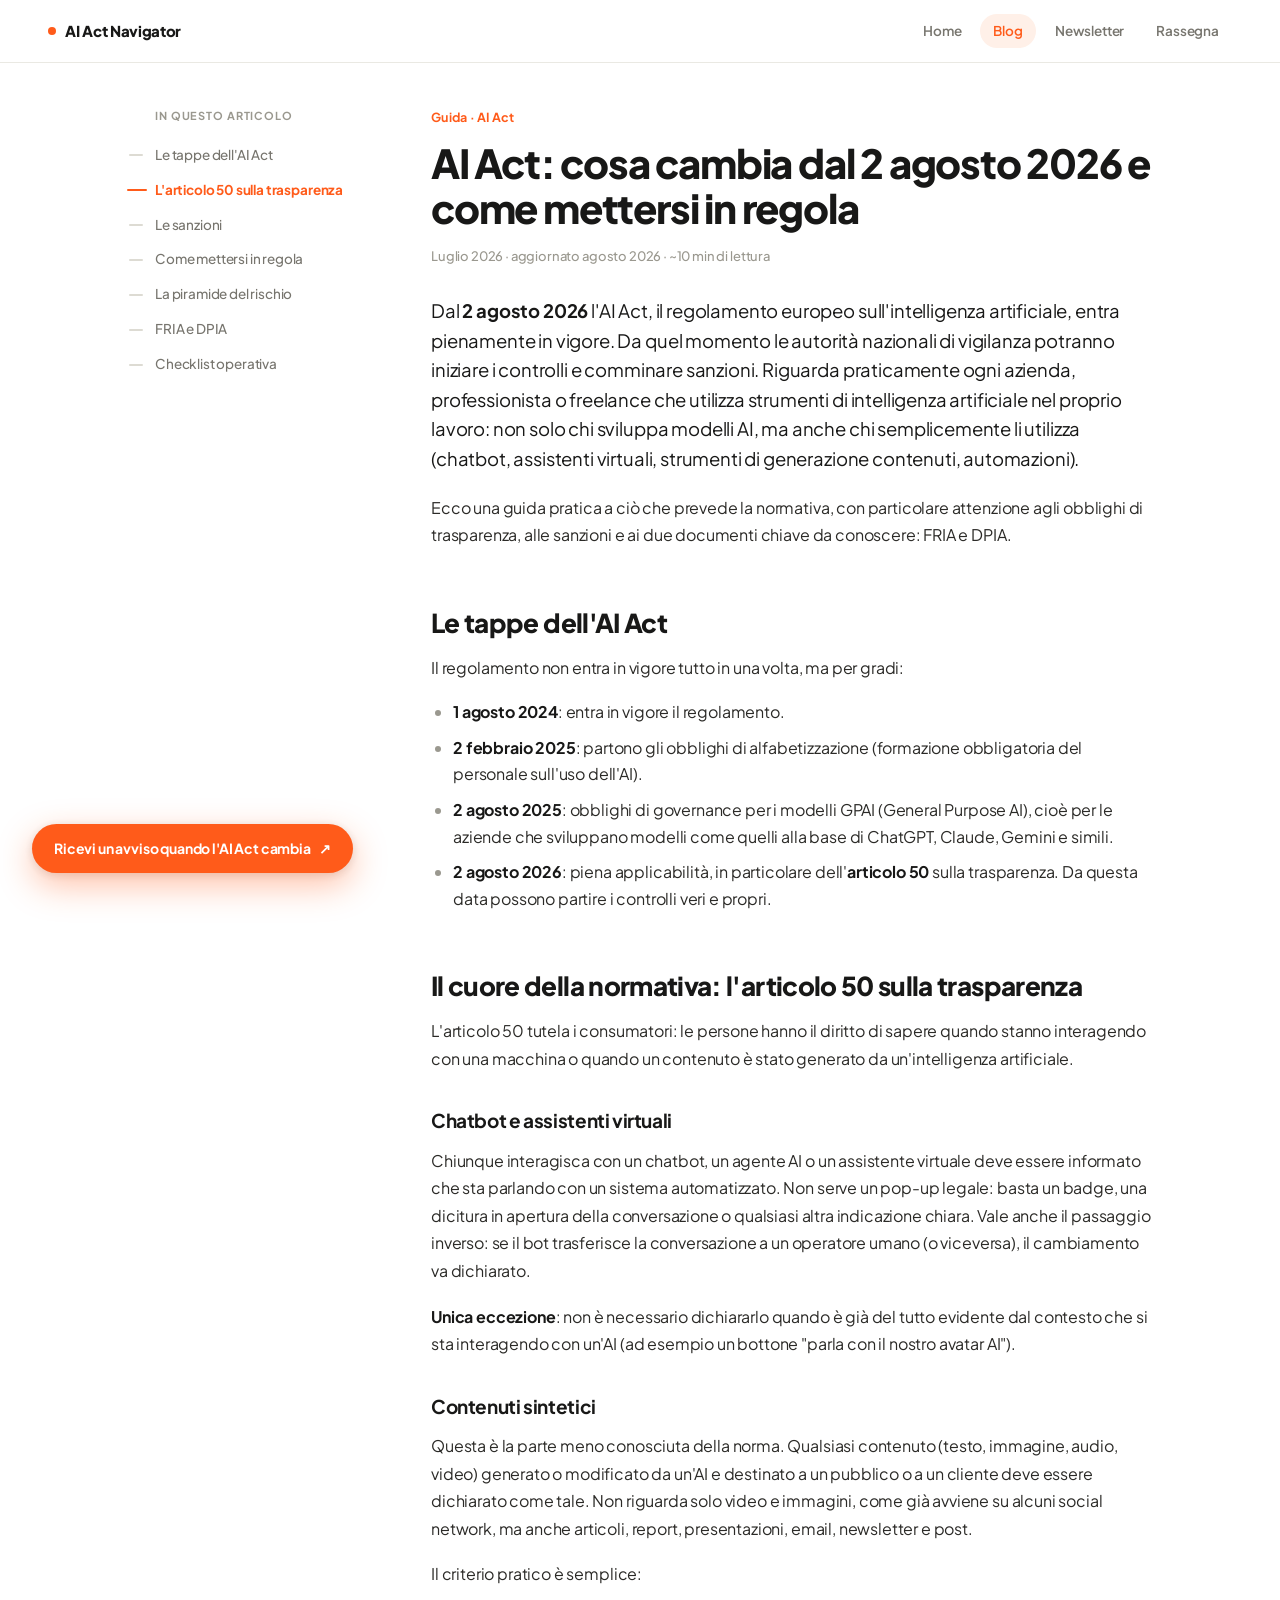
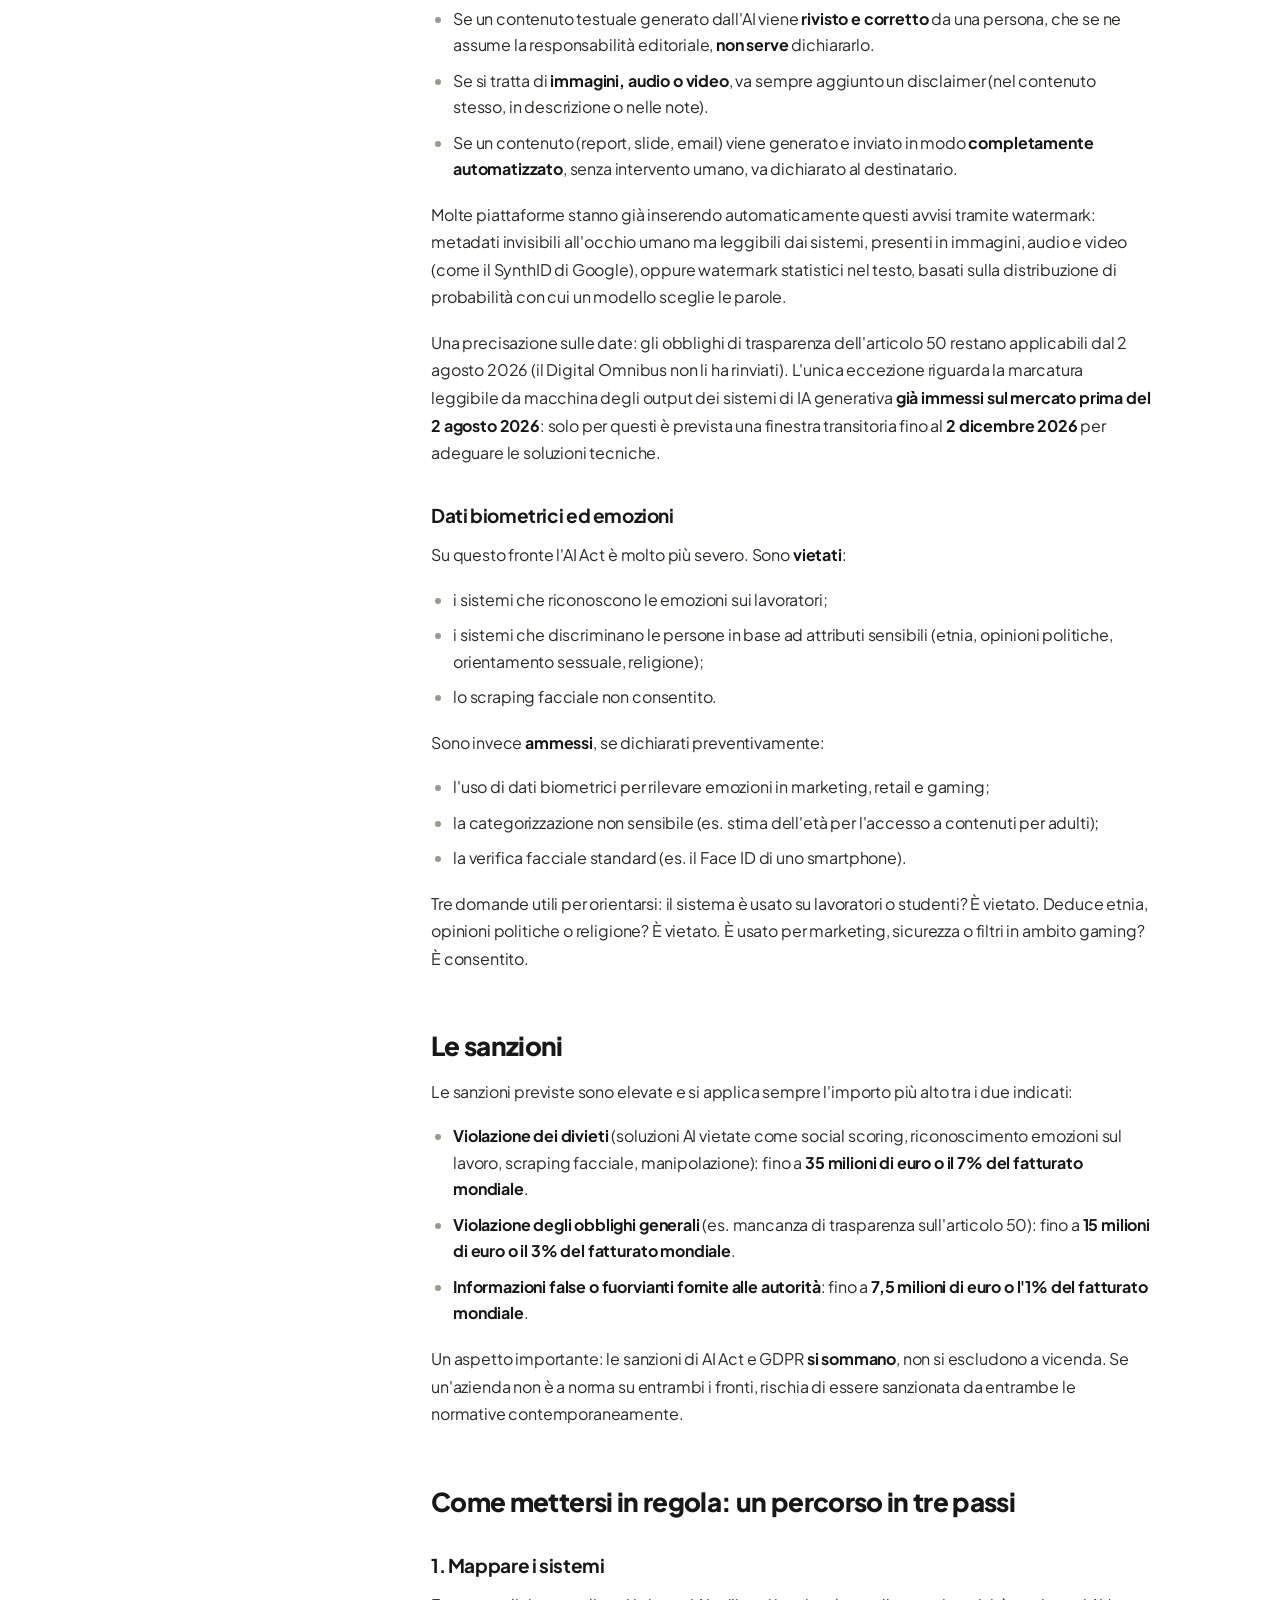
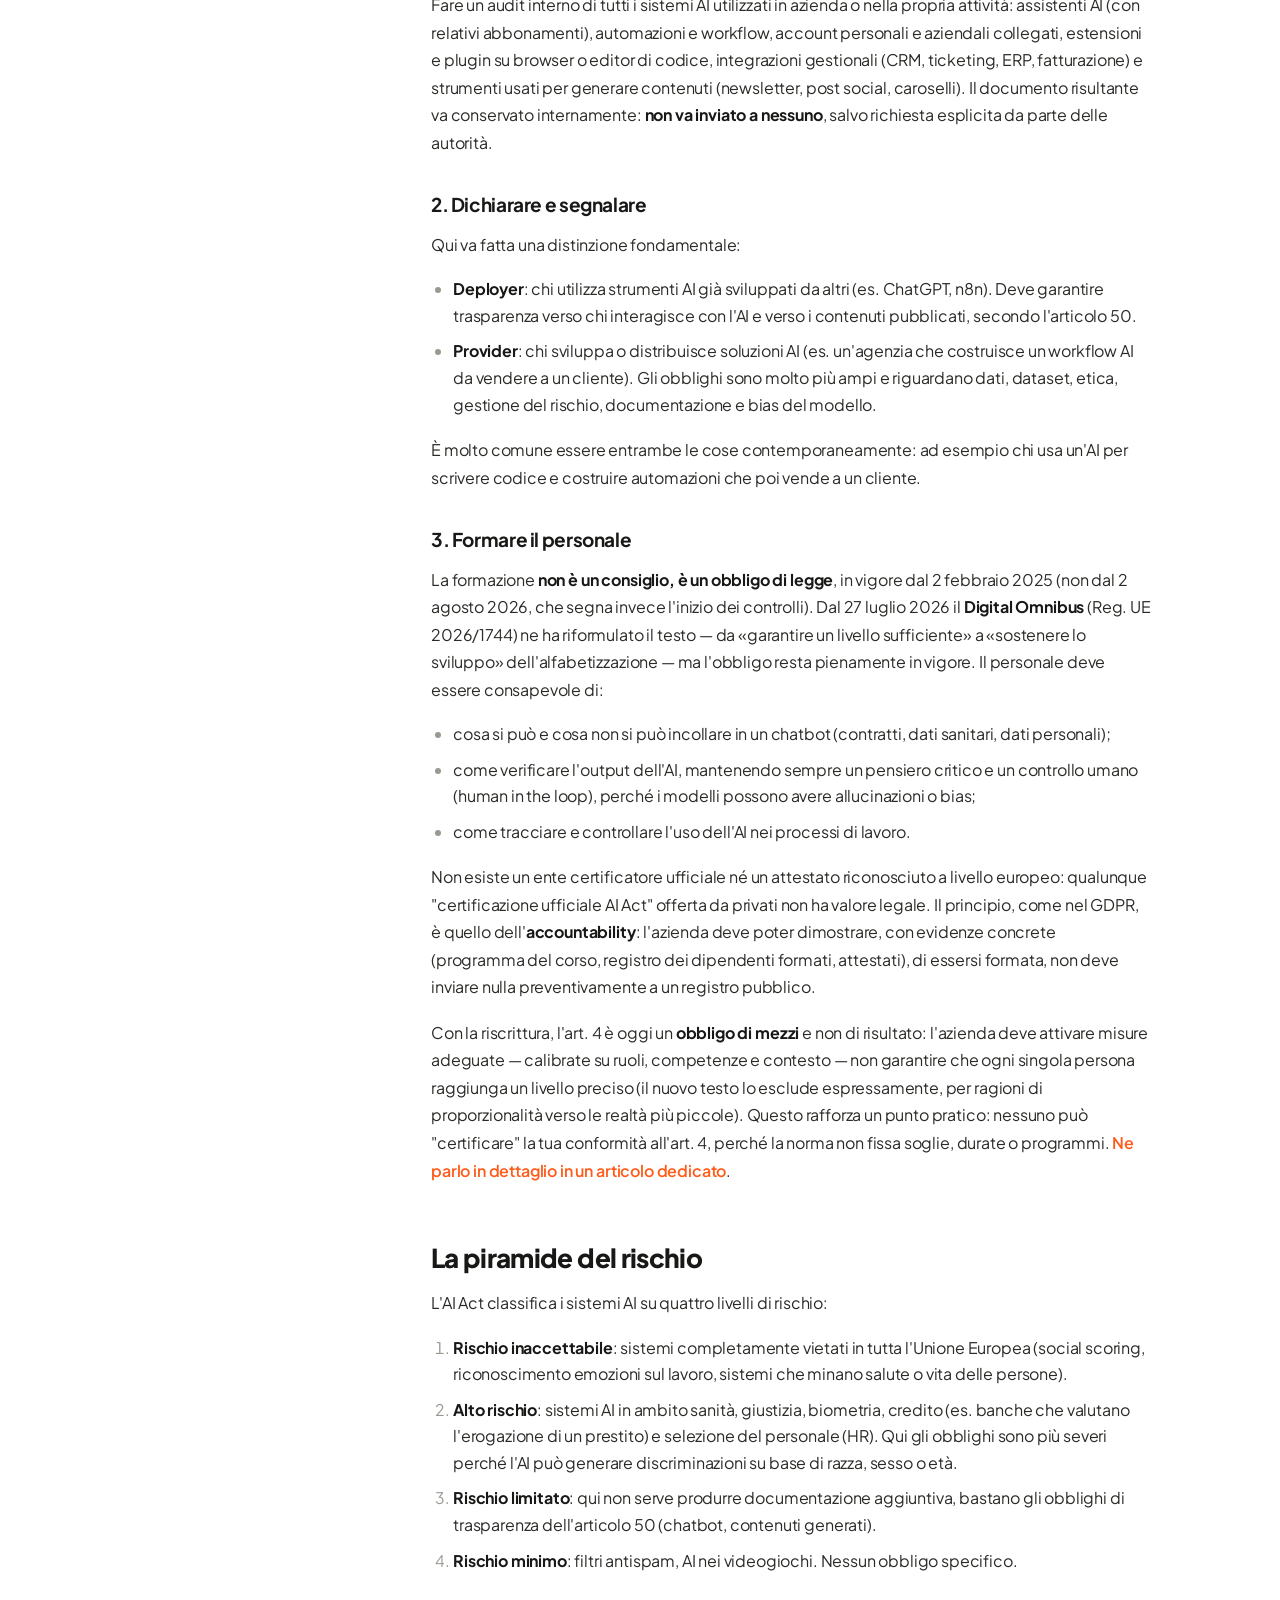
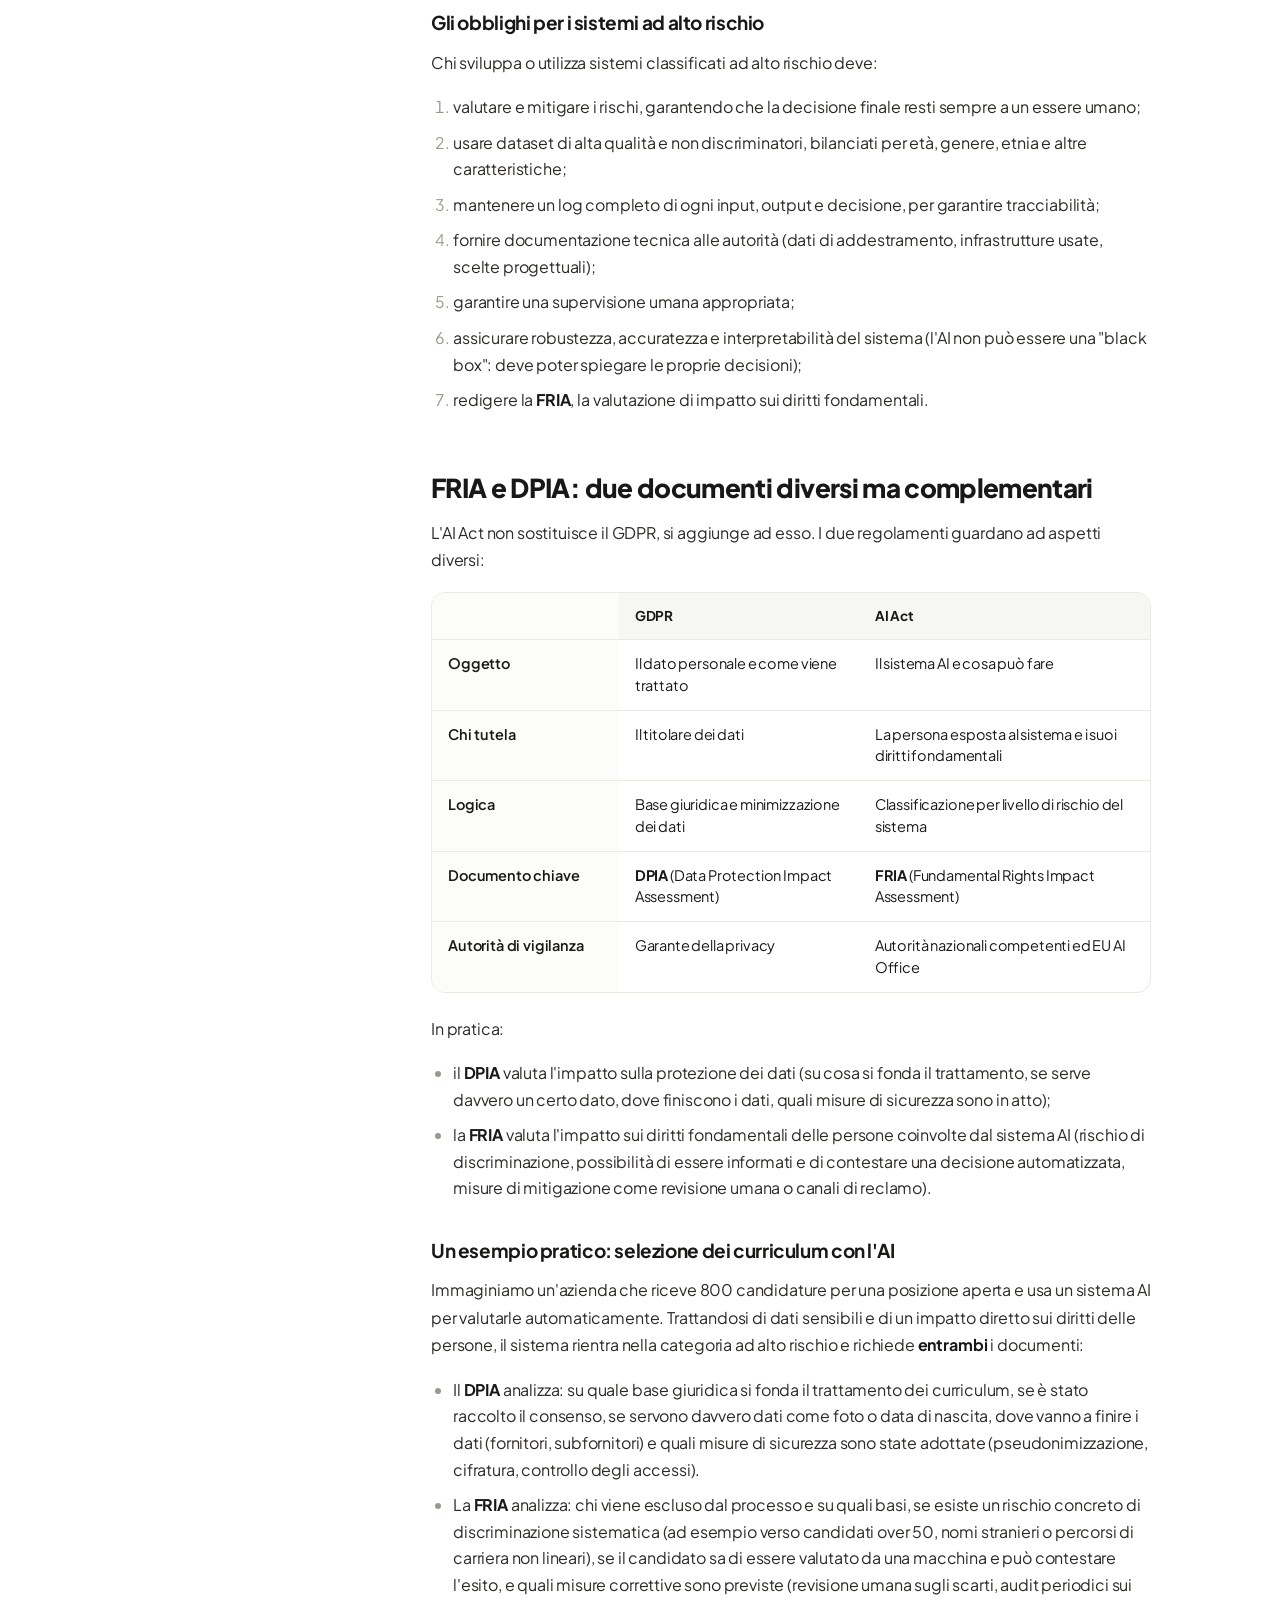
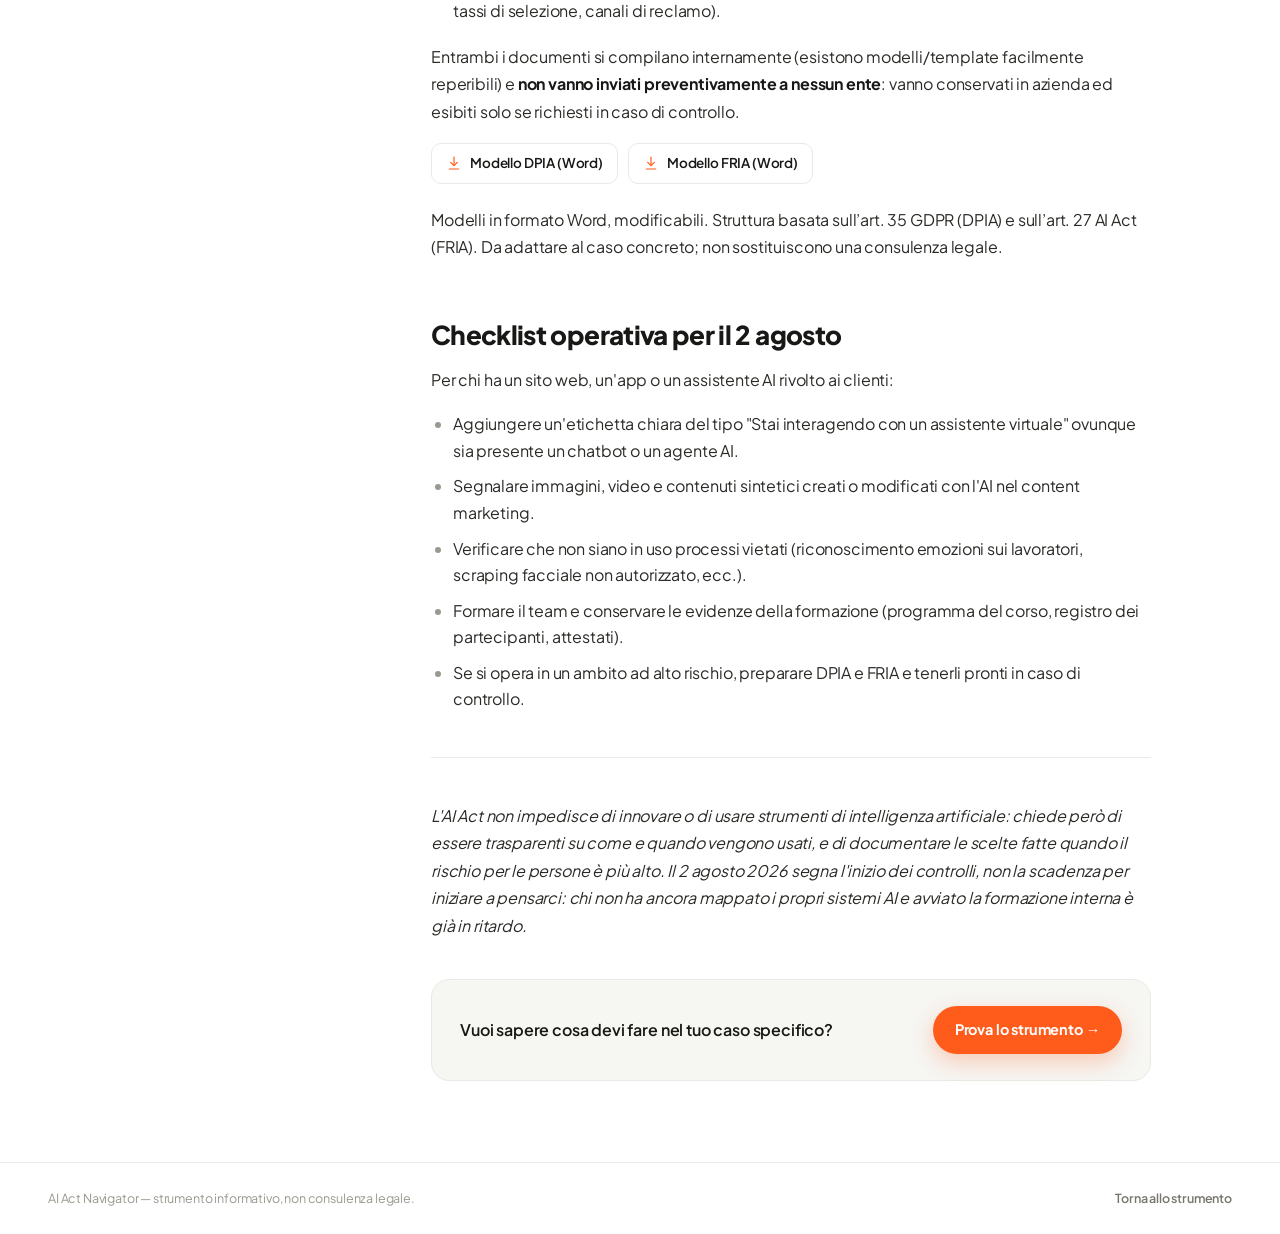
<file: blog/ai-act-2-agosto-2026.html>
<!DOCTYPE html>
<html lang="it">
<head>
<meta charset="UTF-8">
<meta name="viewport" content="width=device-width, initial-scale=1.0">
<title>AI Act: cosa cambia dal 2 agosto 2026 e come mettersi in regola</title>
<meta name="description" content="Guida pratica all'AI Act: obblighi di trasparenza dell'articolo 50, sanzioni, piramide del rischio e i documenti FRIA e DPIA. Cosa fare per essere in regola dal 2 agosto 2026.">
<link rel="canonical" href="https://aiactnavigator.it/blog/ai-act-2-agosto-2026.html">
<meta property="og:type" content="article">
<meta property="og:site_name" content="AI Act Navigator">
<meta property="og:locale" content="it_IT">
<meta property="og:url" content="https://aiactnavigator.it/blog/ai-act-2-agosto-2026.html">
<meta property="og:title" content="AI Act: cosa cambia dal 2 agosto 2026 e come mettersi in regola">
<meta property="og:description" content="Guida pratica all'AI Act: obblighi di trasparenza dell'articolo 50, sanzioni, piramide del rischio e i documenti FRIA e DPIA. Cosa fare per essere in regola dal 2 agosto 2026.">
<meta property="og:image" content="https://aiactnavigator.it/social-preview.png">
<meta name="twitter:card" content="summary_large_image">
<link rel="stylesheet" href="blog.css">
<script>
  window.POSTHOG_KEY  = "phc_ztKfsSiGTJtMEuhjNR8WUJCzQY9SNWQqMwgVBei7rF7u";   // Project API Key (EU)
  window.POSTHOG_HOST = "https://eu.i.posthog.com";     // UE (usa https://us.i.posthog.com se il progetto è negli USA)
  if (window.POSTHOG_KEY && window.POSTHOG_KEY.indexOf("<") === -1) {
    !function(t,e){var o,n,p,r;e.__SV||(window.posthog=e,e._i=[],e.init=function(i,s,a){function g(t,e){var o=e.split(".");2==o.length&&(t=t[o[0]],e=o[1]),t[e]=function(){t.push([e].concat(Array.prototype.slice.call(arguments,0)))}}(p=t.createElement("script")).type="text/javascript",p.async=!0,p.src=s.api_host+"/static/array.js",(r=t.getElementsByTagName("script")[0]).parentNode.insertBefore(p,r);var u=e;for(void 0!==a?u=e[a]=[]:a="posthog",u.people=u.people||[],u.toString=function(t){var e="posthog";return"posthog"!==a&&(e+="."+a),t||(e+=" (stub)"),e},u.people.toString=function(){return u.toString(1)+".people (stub)"},o="capture identify alias people.set people.set_once set_config register register_once unregister opt_out_capturing has_opted_out_capturing opt_in_capturing reset isFeatureEnabled onFeatureFlags getFeatureFlag getFeatureFlagPayload reloadFeatureFlags group updateEarlyAccessFeatureEnrollment getEarlyAccessFeatures getActiveMatchingSurveys getSurveys getNextSurveyStep onSessionId".split(" "),n=0;n<o.length;n++)g(u,o[n]);e._i.push([i,s,a])},e.__SV=1)}(document,window.posthog||[]);
    posthog.init(window.POSTHOG_KEY,{api_host:window.POSTHOG_HOST,persistence:"memory",capture_pageview:true});
  }
</script>
</head>
<body>
<header class="site-head">
  <a class="site-brand" href="/"><span class="dot"></span>AI Act Navigator</a>
  <nav class="site-nav">
    <a href="/">Home</a>
    <a href="/blog/" class="is-active">Blog</a>
    <a href="/newsletter/">Newsletter</a>
    <a href="/parlano/">Rassegna</a>
  </nav>
</header>
<button class="hamburger" id="hamburger" aria-label="Apri menu" onclick="var m=document.getElementById('mobileMenu');var o=!m.classList.contains('open');m.classList.toggle('open',o);this.classList.toggle('is-open',o);m.setAttribute('aria-hidden',!o);document.body.style.overflow=o?'hidden':''"><span></span><span></span><span></span></button>
<nav class="mobile-menu" id="mobileMenu" aria-hidden="true">
  <a class="mm-item" href="/">Home</a>
  <a class="mm-item" href="/blog/">Blog</a>
  <a class="mm-item" href="/newsletter/">Newsletter</a>
  <a class="mm-item" href="/parlano/">Rassegna</a>
  <a class="mm-item" href="/?m=ref">Riferimenti rapidi: sanzioni e date chiave</a>
  <a class="mm-item" href="/?m=credits">Credits</a>
  <a class="mm-item" href="/?m=privacy">Privacy</a>
  <a class="mm-item" href="/?m=contrib">Vuoi aiutarmi a migliorare il sito?</a>
  <div class="mm-sponsor">
    <p class="sponsor-title">Sponsor del progetto</p>
    <div class="sponsor-row">
      <a class="sponsor-card" href="https://www.ansmm.it/?utm_source=aiactnavigator.it&utm_medium=referral&utm_campaign=sponsor" target="_blank" rel="noopener sponsored"><img src="/sponsor-ansmm.png" alt="ANSMM — Associazione Nazionale Social Media Manager"></a>
      <a class="sponsor-card" href="https://www.ots-web.com/?utm_source=aiactnavigator.it&utm_medium=referral&utm_campaign=sponsor" target="_blank" rel="noopener sponsored"><img src="/sponsor-ots.png" alt="OTS"></a>
    </div>
  </div>
</nav>
<div class="article-shell">
 <div class="article-grid">

  <aside class="toc">
    <div class="toc-label">In questo articolo</div>
    <nav id="toc-nav">
      <a href="#tappe">Le tappe dell'AI Act</a>
      <a href="#articolo-50">L'articolo 50 sulla trasparenza</a>
      <a href="#sanzioni">Le sanzioni</a>
      <a href="#in-regola">Come mettersi in regola</a>
      <a href="#piramide-rischio">La piramide del rischio</a>
      <a href="#fria-dpia">FRIA e DPIA</a>
      <a href="#checklist">Checklist operativa</a>
    </nav>
  </aside>

  <article class="post">
    <div class="post-kicker">Guida · AI Act</div>
    <h1>AI Act: cosa cambia dal 2 agosto 2026 e come mettersi in regola</h1>
    <div class="post-meta">Luglio 2026 · aggiornato agosto 2026 · ~10 min di lettura</div>

    <p class="lead">Dal <strong>2 agosto 2026</strong> l'AI Act, il regolamento europeo sull'intelligenza artificiale, entra pienamente in vigore. Da quel momento le autorità nazionali di vigilanza potranno iniziare i controlli e comminare sanzioni. Riguarda praticamente ogni azienda, professionista o freelance che utilizza strumenti di intelligenza artificiale nel proprio lavoro: non solo chi sviluppa modelli AI, ma anche chi semplicemente li utilizza (chatbot, assistenti virtuali, strumenti di generazione contenuti, automazioni).</p>
    <p>Ecco una guida pratica a ciò che prevede la normativa, con particolare attenzione agli obblighi di trasparenza, alle sanzioni e ai due documenti chiave da conoscere: FRIA e DPIA.</p>

    <h2 id="tappe">Le tappe dell'AI Act</h2>
    <p>Il regolamento non entra in vigore tutto in una volta, ma per gradi:</p>
    <ul>
      <li><strong>1 agosto 2024</strong>: entra in vigore il regolamento.</li>
      <li><strong>2 febbraio 2025</strong>: partono gli obblighi di alfabetizzazione (formazione obbligatoria del personale sull'uso dell'AI).</li>
      <li><strong>2 agosto 2025</strong>: obblighi di governance per i modelli GPAI (General Purpose AI), cioè per le aziende che sviluppano modelli come quelli alla base di ChatGPT, Claude, Gemini e simili.</li>
      <li><strong>2 agosto 2026</strong>: piena applicabilità, in particolare dell'<strong>articolo 50</strong> sulla trasparenza. Da questa data possono partire i controlli veri e propri.</li>
    </ul>

    <h2 id="articolo-50">Il cuore della normativa: l'articolo 50 sulla trasparenza</h2>
    <p>L'articolo 50 tutela i consumatori: le persone hanno il diritto di sapere quando stanno interagendo con una macchina o quando un contenuto è stato generato da un'intelligenza artificiale.</p>

    <h3 id="chatbot">Chatbot e assistenti virtuali</h3>
    <p>Chiunque interagisca con un chatbot, un agente AI o un assistente virtuale deve essere informato che sta parlando con un sistema automatizzato. Non serve un pop-up legale: basta un badge, una dicitura in apertura della conversazione o qualsiasi altra indicazione chiara. Vale anche il passaggio inverso: se il bot trasferisce la conversazione a un operatore umano (o viceversa), il cambiamento va dichiarato.</p>
    <p><strong>Unica eccezione</strong>: non è necessario dichiararlo quando è già del tutto evidente dal contesto che si sta interagendo con un'AI (ad esempio un bottone "parla con il nostro avatar AI").</p>

    <h3 id="contenuti-sintetici">Contenuti sintetici</h3>
    <p>Questa è la parte meno conosciuta della norma. Qualsiasi contenuto (testo, immagine, audio, video) generato o modificato da un'AI e destinato a un pubblico o a un cliente deve essere dichiarato come tale. Non riguarda solo video e immagini, come già avviene su alcuni social network, ma anche articoli, report, presentazioni, email, newsletter e post.</p>
    <p>Il criterio pratico è semplice:</p>
    <ul>
      <li>Se un contenuto testuale generato dall'AI viene <strong>rivisto e corretto</strong> da una persona, che se ne assume la responsabilità editoriale, <strong>non serve</strong> dichiararlo.</li>
      <li>Se si tratta di <strong>immagini, audio o video</strong>, va sempre aggiunto un disclaimer (nel contenuto stesso, in descrizione o nelle note).</li>
      <li>Se un contenuto (report, slide, email) viene generato e inviato in modo <strong>completamente automatizzato</strong>, senza intervento umano, va dichiarato al destinatario.</li>
    </ul>
    <p>Molte piattaforme stanno già inserendo automaticamente questi avvisi tramite watermark: metadati invisibili all'occhio umano ma leggibili dai sistemi, presenti in immagini, audio e video (come il SynthID di Google), oppure watermark statistici nel testo, basati sulla distribuzione di probabilità con cui un modello sceglie le parole.</p>
    <p>Una precisazione sulle date: gli obblighi di trasparenza dell'articolo 50 restano applicabili dal 2 agosto 2026 (il Digital Omnibus non li ha rinviati). L'unica eccezione riguarda la marcatura leggibile da macchina degli output dei sistemi di IA generativa <strong>già immessi sul mercato prima del 2 agosto 2026</strong>: solo per questi è prevista una finestra transitoria fino al <strong>2 dicembre 2026</strong> per adeguare le soluzioni tecniche.</p>

    <h3 id="biometrici">Dati biometrici ed emozioni</h3>
    <p>Su questo fronte l'AI Act è molto più severo. Sono <strong>vietati</strong>:</p>
    <ul>
      <li>i sistemi che riconoscono le emozioni sui lavoratori;</li>
      <li>i sistemi che discriminano le persone in base ad attributi sensibili (etnia, opinioni politiche, orientamento sessuale, religione);</li>
      <li>lo scraping facciale non consentito.</li>
    </ul>
    <p>Sono invece <strong>ammessi</strong>, se dichiarati preventivamente:</p>
    <ul>
      <li>l'uso di dati biometrici per rilevare emozioni in marketing, retail e gaming;</li>
      <li>la categorizzazione non sensibile (es. stima dell'età per l'accesso a contenuti per adulti);</li>
      <li>la verifica facciale standard (es. il Face ID di uno smartphone).</li>
    </ul>
    <p>Tre domande utili per orientarsi: il sistema è usato su lavoratori o studenti? È vietato. Deduce etnia, opinioni politiche o religione? È vietato. È usato per marketing, sicurezza o filtri in ambito gaming? È consentito.</p>

    <h2 id="sanzioni">Le sanzioni</h2>
    <p>Le sanzioni previste sono elevate e si applica sempre l'importo più alto tra i due indicati:</p>
    <ul>
      <li><strong>Violazione dei divieti</strong> (soluzioni AI vietate come social scoring, riconoscimento emozioni sul lavoro, scraping facciale, manipolazione): fino a <strong>35 milioni di euro o il 7% del fatturato mondiale</strong>.</li>
      <li><strong>Violazione degli obblighi generali</strong> (es. mancanza di trasparenza sull'articolo 50): fino a <strong>15 milioni di euro o il 3% del fatturato mondiale</strong>.</li>
      <li><strong>Informazioni false o fuorvianti fornite alle autorità</strong>: fino a <strong>7,5 milioni di euro o l'1% del fatturato mondiale</strong>.</li>
    </ul>
    <p>Un aspetto importante: le sanzioni di AI Act e GDPR <strong>si sommano</strong>, non si escludono a vicenda. Se un'azienda non è a norma su entrambi i fronti, rischia di essere sanzionata da entrambe le normative contemporaneamente.</p>

    <h2 id="in-regola">Come mettersi in regola: un percorso in tre passi</h2>

    <h3 id="mappare">1. Mappare i sistemi</h3>
    <p>Fare un audit interno di tutti i sistemi AI utilizzati in azienda o nella propria attività: assistenti AI (con relativi abbonamenti), automazioni e workflow, account personali e aziendali collegati, estensioni e plugin su browser o editor di codice, integrazioni gestionali (CRM, ticketing, ERP, fatturazione) e strumenti usati per generare contenuti (newsletter, post social, caroselli). Il documento risultante va conservato internamente: <strong>non va inviato a nessuno</strong>, salvo richiesta esplicita da parte delle autorità.</p>

    <h3 id="dichiarare">2. Dichiarare e segnalare</h3>
    <p>Qui va fatta una distinzione fondamentale:</p>
    <ul>
      <li><strong>Deployer</strong>: chi utilizza strumenti AI già sviluppati da altri (es. ChatGPT, n8n). Deve garantire trasparenza verso chi interagisce con l'AI e verso i contenuti pubblicati, secondo l'articolo 50.</li>
      <li><strong>Provider</strong>: chi sviluppa o distribuisce soluzioni AI (es. un'agenzia che costruisce un workflow AI da vendere a un cliente). Gli obblighi sono molto più ampi e riguardano dati, dataset, etica, gestione del rischio, documentazione e bias del modello.</li>
    </ul>
    <p>È molto comune essere entrambe le cose contemporaneamente: ad esempio chi usa un'AI per scrivere codice e costruire automazioni che poi vende a un cliente.</p>

    <h3 id="formare">3. Formare il personale</h3>
    <p>La formazione <strong>non è un consiglio, è un obbligo di legge</strong>, in vigore dal 2 febbraio 2025 (non dal 2 agosto 2026, che segna invece l'inizio dei controlli). Dal 27 luglio 2026 il <strong>Digital Omnibus</strong> (Reg. UE 2026/1744) ne ha riformulato il testo — da «garantire un livello sufficiente» a «sostenere lo sviluppo» dell'alfabetizzazione — ma l'obbligo resta pienamente in vigore. Il personale deve essere consapevole di:</p>
    <ul>
      <li>cosa si può e cosa non si può incollare in un chatbot (contratti, dati sanitari, dati personali);</li>
      <li>come verificare l'output dell'AI, mantenendo sempre un pensiero critico e un controllo umano (human in the loop), perché i modelli possono avere allucinazioni o bias;</li>
      <li>come tracciare e controllare l'uso dell'AI nei processi di lavoro.</li>
    </ul>
    <p>Non esiste un ente certificatore ufficiale né un attestato riconosciuto a livello europeo: qualunque "certificazione ufficiale AI Act" offerta da privati non ha valore legale. Il principio, come nel GDPR, è quello dell'<strong>accountability</strong>: l'azienda deve poter dimostrare, con evidenze concrete (programma del corso, registro dei dipendenti formati, attestati), di essersi formata, non deve inviare nulla preventivamente a un registro pubblico.</p>
    <p>Con la riscrittura, l'art. 4 è oggi un <strong>obbligo di mezzi</strong> e non di risultato: l'azienda deve attivare misure adeguate — calibrate su ruoli, competenze e contesto — non garantire che ogni singola persona raggiunga un livello preciso (il nuovo testo lo esclude espressamente, per ragioni di proporzionalità verso le realtà più piccole). Questo rafforza un punto pratico: nessuno può "certificare" la tua conformità all'art. 4, perché la norma non fissa soglie, durate o programmi. <a href="/blog/ai-act-formazione-certificazione.html">Ne parlo in dettaglio in un articolo dedicato</a>.</p>

    <h2 id="piramide-rischio">La piramide del rischio</h2>
    <p>L'AI Act classifica i sistemi AI su quattro livelli di rischio:</p>
    <ol>
      <li><strong>Rischio inaccettabile</strong>: sistemi completamente vietati in tutta l'Unione Europea (social scoring, riconoscimento emozioni sul lavoro, sistemi che minano salute o vita delle persone).</li>
      <li><strong>Alto rischio</strong>: sistemi AI in ambito sanità, giustizia, biometria, credito (es. banche che valutano l'erogazione di un prestito) e selezione del personale (HR). Qui gli obblighi sono più severi perché l'AI può generare discriminazioni su base di razza, sesso o età.</li>
      <li><strong>Rischio limitato</strong>: qui non serve produrre documentazione aggiuntiva, bastano gli obblighi di trasparenza dell'articolo 50 (chatbot, contenuti generati).</li>
      <li><strong>Rischio minimo</strong>: filtri antispam, AI nei videogiochi. Nessun obbligo specifico.</li>
    </ol>

    <h3 id="obblighi-alto-rischio">Gli obblighi per i sistemi ad alto rischio</h3>
    <p>Chi sviluppa o utilizza sistemi classificati ad alto rischio deve:</p>
    <ol>
      <li>valutare e mitigare i rischi, garantendo che la decisione finale resti sempre a un essere umano;</li>
      <li>usare dataset di alta qualità e non discriminatori, bilanciati per età, genere, etnia e altre caratteristiche;</li>
      <li>mantenere un log completo di ogni input, output e decisione, per garantire tracciabilità;</li>
      <li>fornire documentazione tecnica alle autorità (dati di addestramento, infrastrutture usate, scelte progettuali);</li>
      <li>garantire una supervisione umana appropriata;</li>
      <li>assicurare robustezza, accuratezza e interpretabilità del sistema (l'AI non può essere una "black box": deve poter spiegare le proprie decisioni);</li>
      <li>redigere la <strong>FRIA</strong>, la valutazione di impatto sui diritti fondamentali.</li>
    </ol>

    <h2 id="fria-dpia">FRIA e DPIA: due documenti diversi ma complementari</h2>
    <p>L'AI Act non sostituisce il GDPR, si aggiunge ad esso. I due regolamenti guardano ad aspetti diversi:</p>
    <div class="table-wrap">
    <table>
      <thead><tr><th></th><th>GDPR</th><th>AI Act</th></tr></thead>
      <tbody>
        <tr><td>Oggetto</td><td>Il dato personale e come viene trattato</td><td>Il sistema AI e cosa può fare</td></tr>
        <tr><td>Chi tutela</td><td>Il titolare dei dati</td><td>La persona esposta al sistema e i suoi diritti fondamentali</td></tr>
        <tr><td>Logica</td><td>Base giuridica e minimizzazione dei dati</td><td>Classificazione per livello di rischio del sistema</td></tr>
        <tr><td>Documento chiave</td><td><strong>DPIA</strong> (Data Protection Impact Assessment)</td><td><strong>FRIA</strong> (Fundamental Rights Impact Assessment)</td></tr>
        <tr><td>Autorità di vigilanza</td><td>Garante della privacy</td><td>Autorità nazionali competenti ed EU AI Office</td></tr>
      </tbody>
    </table>
    </div>
    <p>In pratica:</p>
    <ul>
      <li>il <strong>DPIA</strong> valuta l'impatto sulla protezione dei dati (su cosa si fonda il trattamento, se serve davvero un certo dato, dove finiscono i dati, quali misure di sicurezza sono in atto);</li>
      <li>la <strong>FRIA</strong> valuta l'impatto sui diritti fondamentali delle persone coinvolte dal sistema AI (rischio di discriminazione, possibilità di essere informati e di contestare una decisione automatizzata, misure di mitigazione come revisione umana o canali di reclamo).</li>
    </ul>

    <h3 id="esempio-cv">Un esempio pratico: selezione dei curriculum con l'AI</h3>
    <p>Immaginiamo un'azienda che riceve 800 candidature per una posizione aperta e usa un sistema AI per valutarle automaticamente. Trattandosi di dati sensibili e di un impatto diretto sui diritti delle persone, il sistema rientra nella categoria ad alto rischio e richiede <strong>entrambi</strong> i documenti:</p>
    <ul>
      <li>Il <strong>DPIA</strong> analizza: su quale base giuridica si fonda il trattamento dei curriculum, se è stato raccolto il consenso, se servono davvero dati come foto o data di nascita, dove vanno a finire i dati (fornitori, subfornitori) e quali misure di sicurezza sono state adottate (pseudonimizzazione, cifratura, controllo degli accessi).</li>
      <li>La <strong>FRIA</strong> analizza: chi viene escluso dal processo e su quali basi, se esiste un rischio concreto di discriminazione sistematica (ad esempio verso candidati over 50, nomi stranieri o percorsi di carriera non lineari), se il candidato sa di essere valutato da una macchina e può contestare l'esito, e quali misure correttive sono previste (revisione umana sugli scarti, audit periodici sui tassi di selezione, canali di reclamo).</li>
    </ul>
    <p>Entrambi i documenti si compilano internamente (esistono modelli/template facilmente reperibili) e <strong>non vanno inviati preventivamente a nessun ente</strong>: vanno conservati in azienda ed esibiti solo se richiesti in caso di controllo.</p>
    <div class="dl-row">
      <a class="dl-btn" href="/blog/download/modello-dpia.docx" download><svg viewBox="0 0 24 24" fill="none" stroke="currentColor" stroke-width="1.8" stroke-linecap="round" stroke-linejoin="round"><path d="M12 3v12"/><path d="M7 11l5 5 5-5"/><path d="M5 21h14"/></svg>Modello DPIA (Word)</a>
      <a class="dl-btn" href="/blog/download/modello-fria.docx" download><svg viewBox="0 0 24 24" fill="none" stroke="currentColor" stroke-width="1.8" stroke-linecap="round" stroke-linejoin="round"><path d="M12 3v12"/><path d="M7 11l5 5 5-5"/><path d="M5 21h14"/></svg>Modello FRIA (Word)</a>
    </div>
    <p class="dl-note">Modelli in formato Word, modificabili. Struttura basata sull’art. 35 GDPR (DPIA) e sull’art. 27 AI Act (FRIA). Da adattare al caso concreto; non sostituiscono una consulenza legale.</p>

    <h2 id="checklist">Checklist operativa per il 2 agosto</h2>
    <p>Per chi ha un sito web, un'app o un assistente AI rivolto ai clienti:</p>
    <ul>
      <li>Aggiungere un'etichetta chiara del tipo "Stai interagendo con un assistente virtuale" ovunque sia presente un chatbot o un agente AI.</li>
      <li>Segnalare immagini, video e contenuti sintetici creati o modificati con l'AI nel content marketing.</li>
      <li>Verificare che non siano in uso processi vietati (riconoscimento emozioni sui lavoratori, scraping facciale non autorizzato, ecc.).</li>
      <li>Formare il team e conservare le evidenze della formazione (programma del corso, registro dei partecipanti, attestati).</li>
      <li>Se si opera in un ambito ad alto rischio, preparare DPIA e FRIA e tenerli pronti in caso di controllo.</li>
    </ul>

    <hr>
    <p class="post-outro">L'AI Act non impedisce di innovare o di usare strumenti di intelligenza artificiale: chiede però di essere trasparenti su come e quando vengono usati, e di documentare le scelte fatte quando il rischio per le persone è più alto. Il 2 agosto 2026 segna l'inizio dei controlli, non la scadenza per iniziare a pensarci: chi non ha ancora mappato i propri sistemi AI e avviato la formazione interna è già in ritardo.</p>

    <div class="post-cta">
      <p>Vuoi sapere cosa devi fare nel tuo caso specifico?</p>
      <a class="cta-btn" href="/">Prova lo strumento →</a>
    </div>
  </article>

 </div>
</div>

<script>
(function(){
  var links = Array.prototype.slice.call(document.querySelectorAll('#toc-nav a'));
  var map = {};
  links.forEach(function(a){ var id=a.getAttribute('href').slice(1); var el=document.getElementById(id); if(el) map[id]=a; });
  var targets = Object.keys(map).map(function(id){ return document.getElementById(id); });
  var obs = new IntersectionObserver(function(entries){
    entries.forEach(function(e){
      if(e.isIntersecting){
        links.forEach(function(a){ a.classList.remove('active'); });
        var a = map[e.target.id]; if(a) a.classList.add('active');
      }
    });
  }, {rootMargin:'-88px 0px -70% 0px', threshold:0});
  targets.forEach(function(t){ obs.observe(t); });
})();
</script>
<footer class="site-foot">
  <span>AI Act Navigator — strumento informativo, non consulenza legale.</span>
  <span><a href="/">Torna allo strumento</a></span>
</footer>
<a class="nl-float left" href="/newsletter/">Ricevi un avviso quando l'AI Act cambia <span aria-hidden="true">↗</span></a>
<script>
(function(){
  var btn=document.querySelector('.nl-float'), ft=document.querySelector('.site-foot');
  if(!btn||!ft||!('IntersectionObserver' in window)) return;
  new IntersectionObserver(function(es){
    es.forEach(function(e){
      btn.style.bottom = e.isIntersecting ? (Math.round(e.target.getBoundingClientRect().height)+16)+'px' : ''; btn.classList.toggle('at-end', e.isIntersecting);
    });
  },{threshold:0}).observe(ft);
})();
</script>
<!-- SEGNALE popup automatico (dopo 40s, una sola volta) -->
<div class="sgnl-pop" id="sgnlPop" aria-hidden="true">
  <button class="sgnl-x" onclick="sgnlClose()" aria-label="Chiudi">✕</button>
  <div class="sgnl-card" role="dialog" aria-modal="true" aria-label="Iscriviti alla newsletter">
    <p class="sgnl-kick">LA NEWSLETTER</p>
    <h2 class="sgnl-title">SEGNALE</h2>
    <p class="sgnl-by">di <span class="sgnl-dot"></span> AI Act Navigator</p>
    <p class="sgnl-lead">Poche email, zero spam. Ti scrivo <b>solo quando l'AI Act cambia davvero</b>: cosa è cambiato, cosa devi fare e cosa rischi — spiegato in due minuti, senza allarmismi e senza fuffa.</p>
    <p class="sgnl-sub">Per chi usa l'AI al lavoro e non vuole sorprese.</p>
    <a class="sgnl-cta" href="/newsletter/">Iscriviti alla newsletter <span aria-hidden="true">↗</span></a>
  </div>
</div>
<style>
  .sgnl-pop{position:fixed;inset:0;z-index:9999;display:none;align-items:center;justify-content:center;padding:24px;background:rgba(24,22,18,.55);backdrop-filter:blur(3px);font-family:'Plus Jakarta Sans',system-ui,sans-serif}
  .sgnl-pop.show{display:flex;animation:sgnlOv .25s ease}
  @keyframes sgnlOv{from{opacity:0}to{opacity:1}}
  .sgnl-card{position:relative;background:#fff;border-radius:22px;width:100%;max-width:560px;padding:44px 40px 40px;text-align:center;box-shadow:0 30px 80px rgba(24,22,18,.35);animation:sgnlIn .28s ease}
  @keyframes sgnlIn{from{opacity:0;transform:translateY(14px) scale(.98)}to{opacity:1;transform:none}}
  .sgnl-x{position:absolute;top:-44px;right:0;z-index:1;background:transparent;border:0;color:#fff;font-size:30px;line-height:1;cursor:pointer;font-family:inherit;opacity:.9}
  .sgnl-x:hover{opacity:1}
  .sgnl-kick{margin:0 0 10px;font-size:12px;font-weight:700;letter-spacing:.18em;color:#9a988f}
  .sgnl-title{margin:0;font-size:clamp(48px,9vw,84px);font-weight:800;letter-spacing:-.03em;line-height:.95;color:#181817}
  .sgnl-by{margin:16px 0 0;font-size:17px;font-weight:800;letter-spacing:-.01em;color:#181817;display:flex;align-items:center;justify-content:center;gap:8px}
  .sgnl-dot{width:9px;height:9px;border-radius:50%;background:#ff5b1a;display:inline-block}
  .sgnl-lead{max-width:440px;margin:22px auto 0;font-size:15.5px;line-height:1.6;color:#77756e}
  .sgnl-lead b{color:#181817}
  .sgnl-sub{margin:16px 0 0;font-size:13.5px;color:#9a988f}
  .sgnl-cta{display:inline-flex;align-items:center;gap:8px;margin-top:26px;background:#ff5b1a;color:#fff;text-decoration:none;font-weight:700;font-size:15px;padding:15px 28px;border-radius:999px;box-shadow:0 10px 26px rgba(255,91,26,.32);transition:.15s}
  .sgnl-cta:hover{background:#e24a0f}
  @media(max-width:560px){.sgnl-card{padding:40px 22px 30px}.sgnl-x{top:10px;right:14px;font-size:24px}}
</style>
<script>
(function(){
  try{ if(localStorage.getItem('sgnl_seen')) return; }catch(e){}
  var shown=false;
  window.sgnlClose=function(){var p=document.getElementById('sgnlPop');if(!p)return;p.classList.remove('show');p.setAttribute('aria-hidden','true');document.body.style.overflow='';};
  function show(){if(shown)return;shown=true;var p=document.getElementById('sgnlPop');if(!p)return;p.classList.add('show');p.setAttribute('aria-hidden','false');try{localStorage.setItem('sgnl_seen','1');}catch(e){}}
  setTimeout(show,40000);
  var pop=document.getElementById('sgnlPop');
  if(pop)pop.addEventListener('click',function(e){if(e.target===this)window.sgnlClose();});
  document.addEventListener('keydown',function(e){if(e.key==='Escape')window.sgnlClose();});
})();
</script>

</body>
</html>
</file>
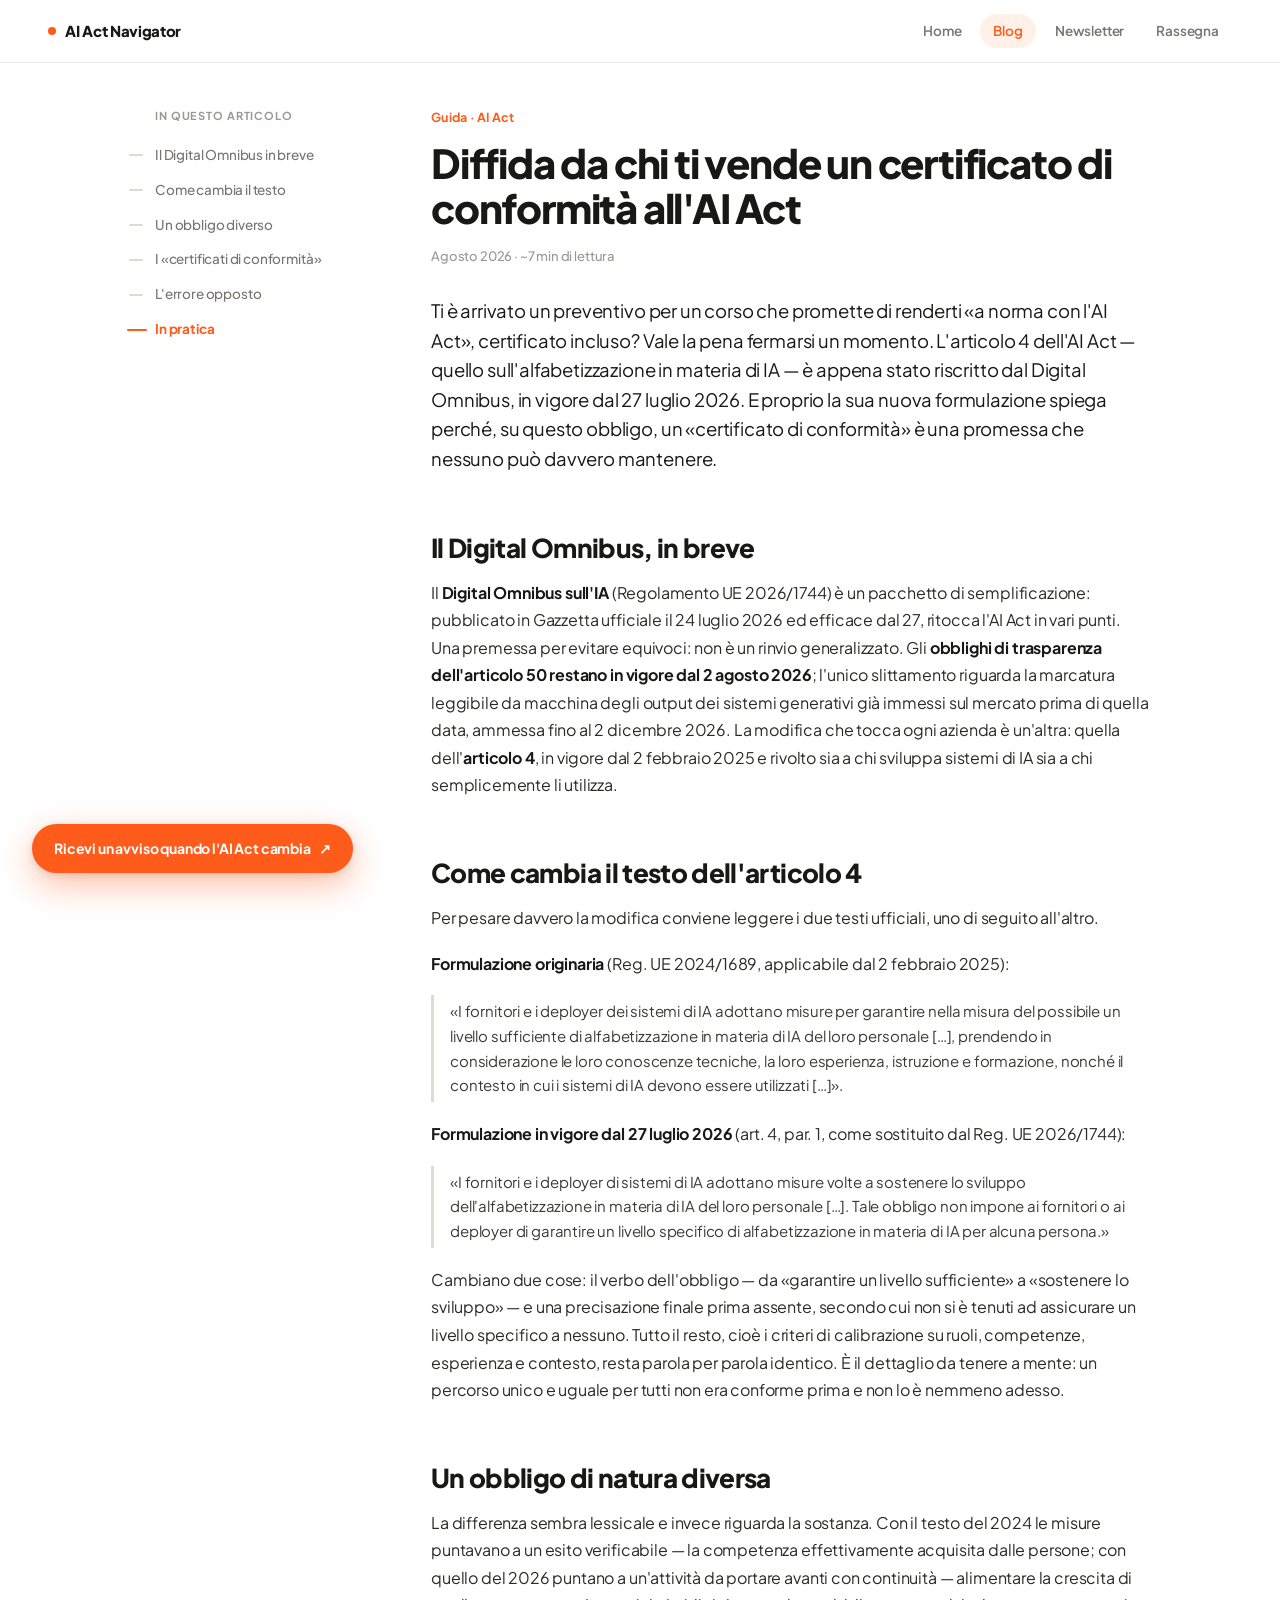
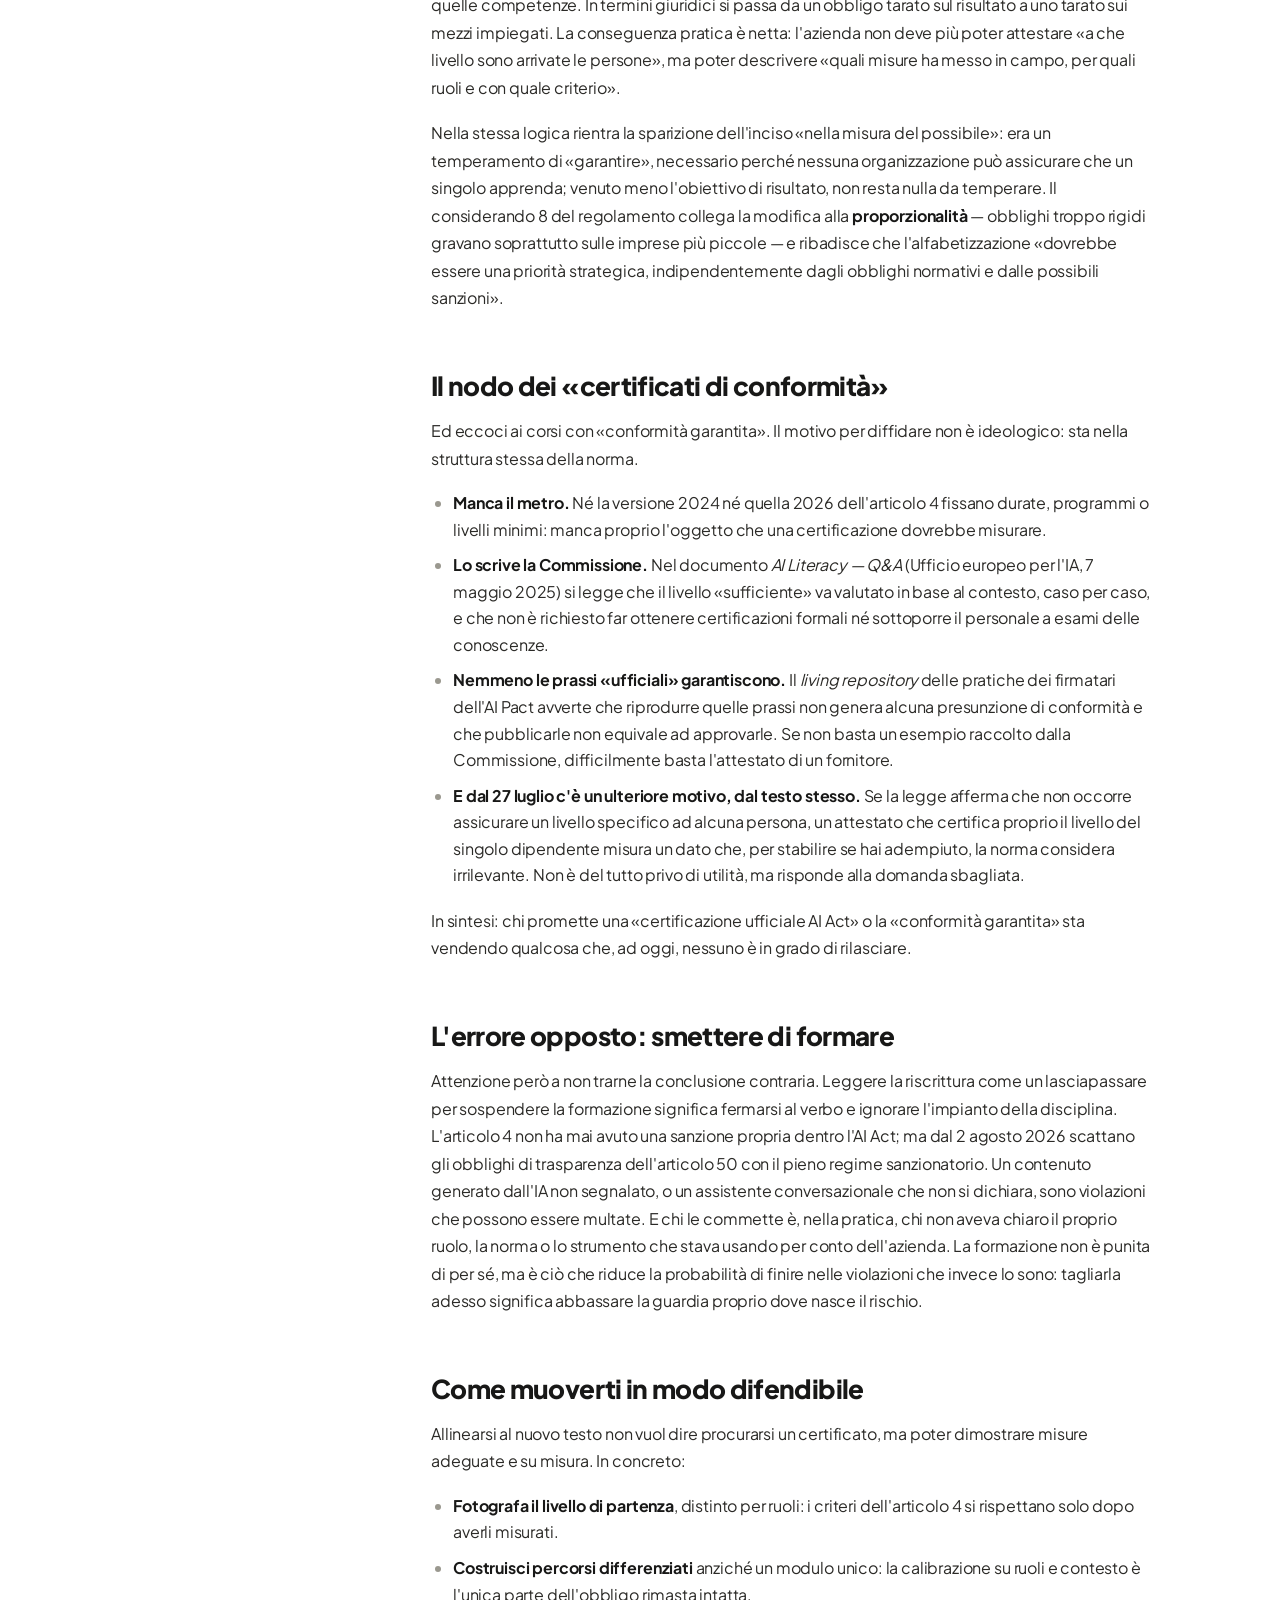
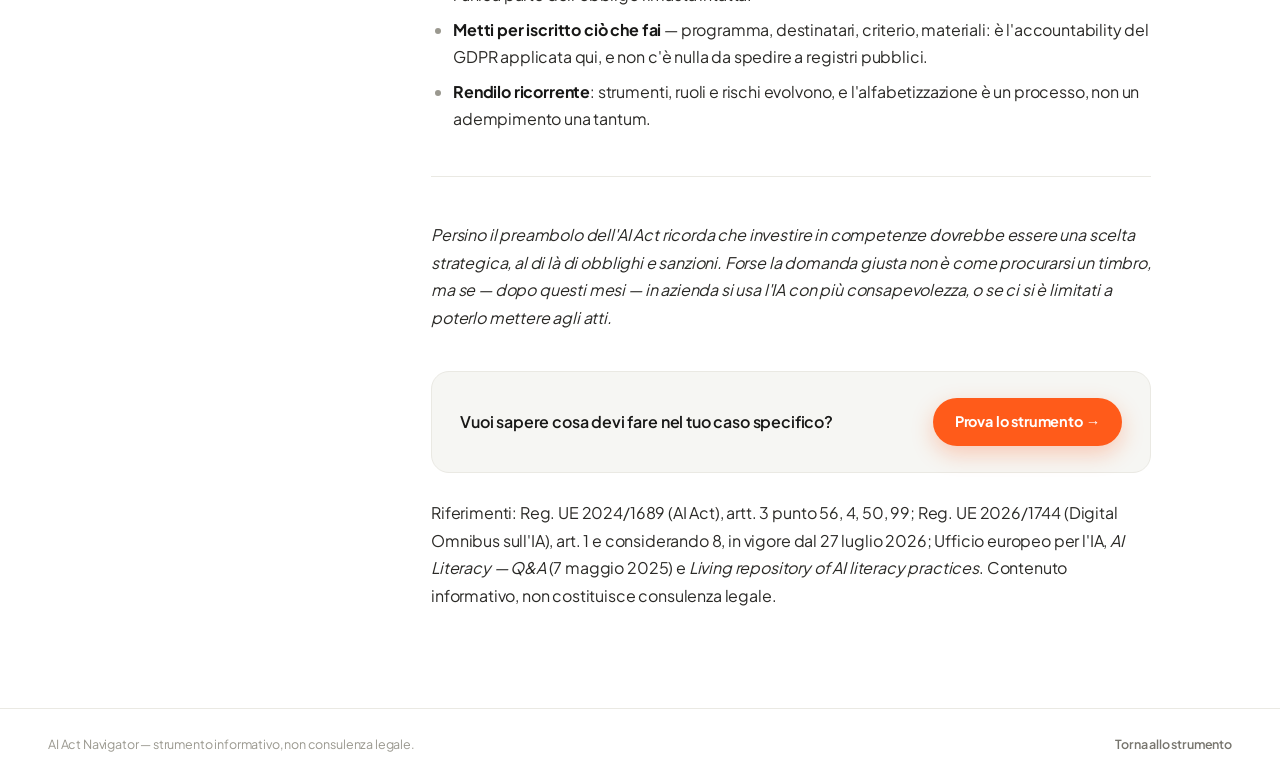
<file: blog/ai-act-formazione-certificazione.html>
<!DOCTYPE html>
<html lang="it">
<head>
<meta charset="UTF-8">
<meta name="viewport" content="width=device-width, initial-scale=1.0">
<title>Diffida da chi ti vende un certificato di conformità all'AI Act</title>
<meta name="description" content="Il Digital Omnibus riscrive l'articolo 4 dell'AI Act sull'alfabetizzazione in materia di IA: da traguardo da garantire ad attività da sostenere. Cosa significa e perché un 'certificato di conformità' non regge.">
<link rel="canonical" href="https://aiactnavigator.it/blog/ai-act-formazione-certificazione.html">
<meta property="og:type" content="article">
<meta property="og:site_name" content="AI Act Navigator">
<meta property="og:locale" content="it_IT">
<meta property="og:url" content="https://aiactnavigator.it/blog/ai-act-formazione-certificazione.html">
<meta property="og:title" content="Diffida da chi ti vende un certificato di conformità all'AI Act">
<meta property="og:description" content="Il Digital Omnibus riscrive l'articolo 4 dell'AI Act sull'alfabetizzazione in materia di IA: da traguardo da garantire ad attività da sostenere. Cosa significa e perché un 'certificato di conformità' non regge.">
<meta property="og:image" content="https://aiactnavigator.it/social-preview.png">
<meta name="twitter:card" content="summary_large_image">
<link rel="stylesheet" href="blog.css">
<script>
  window.POSTHOG_KEY  = "phc_ztKfsSiGTJtMEuhjNR8WUJCzQY9SNWQqMwgVBei7rF7u";   // Project API Key (EU)
  window.POSTHOG_HOST = "https://eu.i.posthog.com";     // UE (usa https://us.i.posthog.com se il progetto è negli USA)
  if (window.POSTHOG_KEY && window.POSTHOG_KEY.indexOf("<") === -1) {
    !function(t,e){var o,n,p,r;e.__SV||(window.posthog=e,e._i=[],e.init=function(i,s,a){function g(t,e){var o=e.split(".");2==o.length&&(t=t[o[0]],e=o[1]),t[e]=function(){t.push([e].concat(Array.prototype.slice.call(arguments,0)))}}(p=t.createElement("script")).type="text/javascript",p.async=!0,p.src=s.api_host+"/static/array.js",(r=t.getElementsByTagName("script")[0]).parentNode.insertBefore(p,r);var u=e;for(void 0!==a?u=e[a]=[]:a="posthog",u.people=u.people||[],u.toString=function(t){var e="posthog";return"posthog"!==a&&(e+="."+a),t||(e+=" (stub)"),e},u.people.toString=function(){return u.toString(1)+".people (stub)"},o="capture identify alias people.set people.set_once set_config register register_once unregister opt_out_capturing has_opted_out_capturing opt_in_capturing reset isFeatureEnabled onFeatureFlags getFeatureFlag getFeatureFlagPayload reloadFeatureFlags group updateEarlyAccessFeatureEnrollment getEarlyAccessFeatures getActiveMatchingSurveys getSurveys getNextSurveyStep onSessionId".split(" "),n=0;n<o.length;n++)g(u,o[n]);e._i.push([i,s,a])},e.__SV=1)}(document,window.posthog||[]);
    posthog.init(window.POSTHOG_KEY,{api_host:window.POSTHOG_HOST,persistence:"memory",capture_pageview:true});
  }
</script>
</head>
<body>
<header class="site-head">
  <a class="site-brand" href="/"><span class="dot"></span>AI Act Navigator</a>
  <nav class="site-nav">
    <a href="/">Home</a>
    <a href="/blog/" class="is-active">Blog</a>
    <a href="/newsletter/">Newsletter</a>
    <a href="/parlano/">Rassegna</a>
  </nav>
</header>
<button class="hamburger" id="hamburger" aria-label="Apri menu" onclick="var m=document.getElementById('mobileMenu');var o=!m.classList.contains('open');m.classList.toggle('open',o);this.classList.toggle('is-open',o);m.setAttribute('aria-hidden',!o);document.body.style.overflow=o?'hidden':''"><span></span><span></span><span></span></button>
<nav class="mobile-menu" id="mobileMenu" aria-hidden="true">
  <a class="mm-item" href="/">Home</a>
  <a class="mm-item" href="/blog/">Blog</a>
  <a class="mm-item" href="/newsletter/">Newsletter</a>
  <a class="mm-item" href="/parlano/">Rassegna</a>
  <a class="mm-item" href="/?m=ref">Riferimenti rapidi: sanzioni e date chiave</a>
  <a class="mm-item" href="/?m=credits">Credits</a>
  <a class="mm-item" href="/?m=privacy">Privacy</a>
  <a class="mm-item" href="/?m=contrib">Vuoi aiutarmi a migliorare il sito?</a>
  <div class="mm-sponsor">
    <p class="sponsor-title">Sponsor del progetto</p>
    <div class="sponsor-row">
      <a class="sponsor-card" href="https://www.ansmm.it/?utm_source=aiactnavigator.it&utm_medium=referral&utm_campaign=sponsor" target="_blank" rel="noopener sponsored"><img src="/sponsor-ansmm.png" alt="ANSMM — Associazione Nazionale Social Media Manager"></a>
      <a class="sponsor-card" href="https://www.ots-web.com/?utm_source=aiactnavigator.it&utm_medium=referral&utm_campaign=sponsor" target="_blank" rel="noopener sponsored"><img src="/sponsor-ots.png" alt="OTS"></a>
    </div>
  </div>
</nav>
<div class="article-shell">
 <div class="article-grid">

  <aside class="toc">
    <div class="toc-label">In questo articolo</div>
    <nav id="toc-nav">
      <a href="#omnibus">Il Digital Omnibus in breve</a>
      <a href="#testo">Come cambia il testo</a>
      <a href="#natura">Un obbligo diverso</a>
      <a href="#certificati">I «certificati di conformità»</a>
      <a href="#smettere">L'errore opposto</a>
      <a href="#pratica">In pratica</a>
    </nav>
  </aside>

  <article class="post">
    <div class="post-kicker">Guida · AI Act</div>
    <h1>Diffida da chi ti vende un certificato di conformità all'AI Act</h1>
    <div class="post-meta">Agosto 2026 · ~7 min di lettura</div>

    <p class="lead">Ti è arrivato un preventivo per un corso che promette di renderti «a norma con l'AI Act», certificato incluso? Vale la pena fermarsi un momento. L'articolo 4 dell'AI Act — quello sull'alfabetizzazione in materia di IA — è appena stato riscritto dal Digital Omnibus, in vigore dal 27 luglio 2026. E proprio la sua nuova formulazione spiega perché, su questo obbligo, un «certificato di conformità» è una promessa che nessuno può davvero mantenere.</p>

    <h2 id="omnibus">Il Digital Omnibus, in breve</h2>
    <p>Il <strong>Digital Omnibus sull'IA</strong> (Regolamento UE 2026/1744) è un pacchetto di semplificazione: pubblicato in Gazzetta ufficiale il 24 luglio 2026 ed efficace dal 27, ritocca l'AI Act in vari punti. Una premessa per evitare equivoci: non è un rinvio generalizzato. Gli <strong>obblighi di trasparenza dell'articolo 50 restano in vigore dal 2 agosto 2026</strong>; l'unico slittamento riguarda la marcatura leggibile da macchina degli output dei sistemi generativi già immessi sul mercato prima di quella data, ammessa fino al 2 dicembre 2026. La modifica che tocca ogni azienda è un'altra: quella dell'<strong>articolo 4</strong>, in vigore dal 2 febbraio 2025 e rivolto sia a chi sviluppa sistemi di IA sia a chi semplicemente li utilizza.</p>

    <h2 id="testo">Come cambia il testo dell'articolo 4</h2>
    <p>Per pesare davvero la modifica conviene leggere i due testi ufficiali, uno di seguito all'altro.</p>
    <p><strong>Formulazione originaria</strong> (Reg. UE 2024/1689, applicabile dal 2 febbraio 2025):</p>
    <p class="lawquote">«I fornitori e i deployer dei sistemi di IA adottano misure per garantire nella misura del possibile un livello sufficiente di alfabetizzazione in materia di IA del loro personale […], prendendo in considerazione le loro conoscenze tecniche, la loro esperienza, istruzione e formazione, nonché il contesto in cui i sistemi di IA devono essere utilizzati […]».</p>
    <p><strong>Formulazione in vigore dal 27 luglio 2026</strong> (art. 4, par. 1, come sostituito dal Reg. UE 2026/1744):</p>
    <p class="lawquote">«I fornitori e i deployer di sistemi di IA adottano misure volte a sostenere lo sviluppo dell'alfabetizzazione in materia di IA del loro personale […]. Tale obbligo non impone ai fornitori o ai deployer di garantire un livello specifico di alfabetizzazione in materia di IA per alcuna persona.»</p>
    <p>Cambiano due cose: il verbo dell'obbligo — da «garantire un livello sufficiente» a «sostenere lo sviluppo» — e una precisazione finale prima assente, secondo cui non si è tenuti ad assicurare un livello specifico a nessuno. Tutto il resto, cioè i criteri di calibrazione su ruoli, competenze, esperienza e contesto, resta parola per parola identico. È il dettaglio da tenere a mente: un percorso unico e uguale per tutti non era conforme prima e non lo è nemmeno adesso.</p>

    <h2 id="natura">Un obbligo di natura diversa</h2>
    <p>La differenza sembra lessicale e invece riguarda la sostanza. Con il testo del 2024 le misure puntavano a un esito verificabile — la competenza effettivamente acquisita dalle persone; con quello del 2026 puntano a un'attività da portare avanti con continuità — alimentare la crescita di quelle competenze. In termini giuridici si passa da un obbligo tarato sul risultato a uno tarato sui mezzi impiegati. La conseguenza pratica è netta: l'azienda non deve più poter attestare «a che livello sono arrivate le persone», ma poter descrivere «quali misure ha messo in campo, per quali ruoli e con quale criterio».</p>
    <p>Nella stessa logica rientra la sparizione dell'inciso «nella misura del possibile»: era un temperamento di «garantire», necessario perché nessuna organizzazione può assicurare che un singolo apprenda; venuto meno l'obiettivo di risultato, non resta nulla da temperare. Il considerando 8 del regolamento collega la modifica alla <strong>proporzionalità</strong> — obblighi troppo rigidi gravano soprattutto sulle imprese più piccole — e ribadisce che l'alfabetizzazione «dovrebbe essere una priorità strategica, indipendentemente dagli obblighi normativi e dalle possibili sanzioni».</p>

    <h2 id="certificati">Il nodo dei «certificati di conformità»</h2>
    <p>Ed eccoci ai corsi con «conformità garantita». Il motivo per diffidare non è ideologico: sta nella struttura stessa della norma.</p>
    <ul>
      <li><strong>Manca il metro.</strong> Né la versione 2024 né quella 2026 dell'articolo 4 fissano durate, programmi o livelli minimi: manca proprio l'oggetto che una certificazione dovrebbe misurare.</li>
      <li><strong>Lo scrive la Commissione.</strong> Nel documento <em>AI Literacy — Q&amp;A</em> (Ufficio europeo per l'IA, 7 maggio 2025) si legge che il livello «sufficiente» va valutato in base al contesto, caso per caso, e che non è richiesto far ottenere certificazioni formali né sottoporre il personale a esami delle conoscenze.</li>
      <li><strong>Nemmeno le prassi «ufficiali» garantiscono.</strong> Il <em>living repository</em> delle pratiche dei firmatari dell'AI Pact avverte che riprodurre quelle prassi non genera alcuna presunzione di conformità e che pubblicarle non equivale ad approvarle. Se non basta un esempio raccolto dalla Commissione, difficilmente basta l'attestato di un fornitore.</li>
      <li><strong>E dal 27 luglio c'è un ulteriore motivo, dal testo stesso.</strong> Se la legge afferma che non occorre assicurare un livello specifico ad alcuna persona, un attestato che certifica proprio il livello del singolo dipendente misura un dato che, per stabilire se hai adempiuto, la norma considera irrilevante. Non è del tutto privo di utilità, ma risponde alla domanda sbagliata.</li>
    </ul>
    <p>In sintesi: chi promette una «certificazione ufficiale AI Act» o la «conformità garantita» sta vendendo qualcosa che, ad oggi, nessuno è in grado di rilasciare.</p>

    <h2 id="smettere">L'errore opposto: smettere di formare</h2>
    <p>Attenzione però a non trarne la conclusione contraria. Leggere la riscrittura come un lasciapassare per sospendere la formazione significa fermarsi al verbo e ignorare l'impianto della disciplina. L'articolo 4 non ha mai avuto una sanzione propria dentro l'AI Act; ma dal 2 agosto 2026 scattano gli obblighi di trasparenza dell'articolo 50 con il pieno regime sanzionatorio. Un contenuto generato dall'IA non segnalato, o un assistente conversazionale che non si dichiara, sono violazioni che possono essere multate. E chi le commette è, nella pratica, chi non aveva chiaro il proprio ruolo, la norma o lo strumento che stava usando per conto dell'azienda. La formazione non è punita di per sé, ma è ciò che riduce la probabilità di finire nelle violazioni che invece lo sono: tagliarla adesso significa abbassare la guardia proprio dove nasce il rischio.</p>

    <h2 id="pratica">Come muoverti in modo difendibile</h2>
    <p>Allinearsi al nuovo testo non vuol dire procurarsi un certificato, ma poter dimostrare misure adeguate e su misura. In concreto:</p>
    <ul>
      <li><strong>Fotografa il livello di partenza</strong>, distinto per ruoli: i criteri dell'articolo 4 si rispettano solo dopo averli misurati.</li>
      <li><strong>Costruisci percorsi differenziati</strong> anziché un modulo unico: la calibrazione su ruoli e contesto è l'unica parte dell'obbligo rimasta intatta.</li>
      <li><strong>Metti per iscritto ciò che fai</strong> — programma, destinatari, criterio, materiali: è l'accountability del GDPR applicata qui, e non c'è nulla da spedire a registri pubblici.</li>
      <li><strong>Rendilo ricorrente</strong>: strumenti, ruoli e rischi evolvono, e l'alfabetizzazione è un processo, non un adempimento una tantum.</li>
    </ul>

    <hr>
    <p class="post-outro">Persino il preambolo dell'AI Act ricorda che investire in competenze dovrebbe essere una scelta strategica, al di là di obblighi e sanzioni. Forse la domanda giusta non è come procurarsi un timbro, ma se — dopo questi mesi — in azienda si usa l'IA con più consapevolezza, o se ci si è limitati a poterlo mettere agli atti.</p>

    <div class="post-cta">
      <p>Vuoi sapere cosa devi fare nel tuo caso specifico?</p>
      <a class="cta-btn" href="/">Prova lo strumento →</a>
    </div>

    <p class="dl-note" style="margin-top:26px">Riferimenti: Reg. UE 2024/1689 (AI Act), artt. 3 punto 56, 4, 50, 99; Reg. UE 2026/1744 (Digital Omnibus sull'IA), art. 1 e considerando 8, in vigore dal 27 luglio 2026; Ufficio europeo per l'IA, <em>AI Literacy — Q&amp;A</em> (7 maggio 2025) e <em>Living repository of AI literacy practices</em>. Contenuto informativo, non costituisce consulenza legale.</p>
  </article>

 </div>
</div>

<script>
(function(){
  var links = Array.prototype.slice.call(document.querySelectorAll('#toc-nav a'));
  var map = {};
  links.forEach(function(a){ var id=a.getAttribute('href').slice(1); var el=document.getElementById(id); if(el) map[id]=a; });
  var targets = Object.keys(map).map(function(id){ return document.getElementById(id); });
  var obs = new IntersectionObserver(function(entries){
    entries.forEach(function(e){
      if(e.isIntersecting){
        links.forEach(function(a){ a.classList.remove('active'); });
        var a = map[e.target.id]; if(a) a.classList.add('active');
      }
    });
  }, {rootMargin:'-88px 0px -70% 0px', threshold:0});
  targets.forEach(function(t){ obs.observe(t); });
})();
</script>
<footer class="site-foot">
  <span>AI Act Navigator — strumento informativo, non consulenza legale.</span>
  <span><a href="/">Torna allo strumento</a></span>
</footer>
<a class="nl-float left" href="/newsletter/">Ricevi un avviso quando l'AI Act cambia <span aria-hidden="true">↗</span></a>
<script>
(function(){
  var btn=document.querySelector('.nl-float'), ft=document.querySelector('.site-foot');
  if(!btn||!ft||!('IntersectionObserver' in window)) return;
  new IntersectionObserver(function(es){
    es.forEach(function(e){
      btn.style.bottom = e.isIntersecting ? (Math.round(e.target.getBoundingClientRect().height)+16)+'px' : ''; btn.classList.toggle('at-end', e.isIntersecting);
    });
  },{threshold:0}).observe(ft);
})();
</script>
<!-- SEGNALE popup automatico (dopo 40s, una sola volta) -->
<div class="sgnl-pop" id="sgnlPop" aria-hidden="true">
  <button class="sgnl-x" onclick="sgnlClose()" aria-label="Chiudi">✕</button>
  <div class="sgnl-card" role="dialog" aria-modal="true" aria-label="Iscriviti alla newsletter">
    <p class="sgnl-kick">LA NEWSLETTER</p>
    <h2 class="sgnl-title">SEGNALE</h2>
    <p class="sgnl-by">di <span class="sgnl-dot"></span> AI Act Navigator</p>
    <p class="sgnl-lead">Poche email, zero spam. Ti scrivo <b>solo quando l'AI Act cambia davvero</b>: cosa è cambiato, cosa devi fare e cosa rischi — spiegato in due minuti, senza allarmismi e senza fuffa.</p>
    <p class="sgnl-sub">Per chi usa l'AI al lavoro e non vuole sorprese.</p>
    <a class="sgnl-cta" href="/newsletter/">Iscriviti alla newsletter <span aria-hidden="true">↗</span></a>
  </div>
</div>
<style>
  .sgnl-pop{position:fixed;inset:0;z-index:9999;display:none;align-items:center;justify-content:center;padding:24px;background:rgba(24,22,18,.55);backdrop-filter:blur(3px);font-family:'Plus Jakarta Sans',system-ui,sans-serif}
  .sgnl-pop.show{display:flex;animation:sgnlOv .25s ease}
  @keyframes sgnlOv{from{opacity:0}to{opacity:1}}
  .sgnl-card{position:relative;background:#fff;border-radius:22px;width:100%;max-width:560px;padding:44px 40px 40px;text-align:center;box-shadow:0 30px 80px rgba(24,22,18,.35);animation:sgnlIn .28s ease}
  @keyframes sgnlIn{from{opacity:0;transform:translateY(14px) scale(.98)}to{opacity:1;transform:none}}
  .sgnl-x{position:absolute;top:-44px;right:0;z-index:1;background:transparent;border:0;color:#fff;font-size:30px;line-height:1;cursor:pointer;font-family:inherit;opacity:.9}
  .sgnl-x:hover{opacity:1}
  .sgnl-kick{margin:0 0 10px;font-size:12px;font-weight:700;letter-spacing:.18em;color:#9a988f}
  .sgnl-title{margin:0;font-size:clamp(48px,9vw,84px);font-weight:800;letter-spacing:-.03em;line-height:.95;color:#181817}
  .sgnl-by{margin:16px 0 0;font-size:17px;font-weight:800;letter-spacing:-.01em;color:#181817;display:flex;align-items:center;justify-content:center;gap:8px}
  .sgnl-dot{width:9px;height:9px;border-radius:50%;background:#ff5b1a;display:inline-block}
  .sgnl-lead{max-width:440px;margin:22px auto 0;font-size:15.5px;line-height:1.6;color:#77756e}
  .sgnl-lead b{color:#181817}
  .sgnl-sub{margin:16px 0 0;font-size:13.5px;color:#9a988f}
  .sgnl-cta{display:inline-flex;align-items:center;gap:8px;margin-top:26px;background:#ff5b1a;color:#fff;text-decoration:none;font-weight:700;font-size:15px;padding:15px 28px;border-radius:999px;box-shadow:0 10px 26px rgba(255,91,26,.32);transition:.15s}
  .sgnl-cta:hover{background:#e24a0f}
  @media(max-width:560px){.sgnl-card{padding:40px 22px 30px}.sgnl-x{top:10px;right:14px;font-size:24px}}
</style>
<script>
(function(){
  try{ if(localStorage.getItem('sgnl_seen')) return; }catch(e){}
  var shown=false;
  window.sgnlClose=function(){var p=document.getElementById('sgnlPop');if(!p)return;p.classList.remove('show');p.setAttribute('aria-hidden','true');document.body.style.overflow='';};
  function show(){if(shown)return;shown=true;var p=document.getElementById('sgnlPop');if(!p)return;p.classList.add('show');p.setAttribute('aria-hidden','false');try{localStorage.setItem('sgnl_seen','1');}catch(e){}}
  setTimeout(show,40000);
  var pop=document.getElementById('sgnlPop');
  if(pop)pop.addEventListener('click',function(e){if(e.target===this)window.sgnlClose();});
  document.addEventListener('keydown',function(e){if(e.key==='Escape')window.sgnlClose();});
})();
</script>

</body>
</html>
</file>
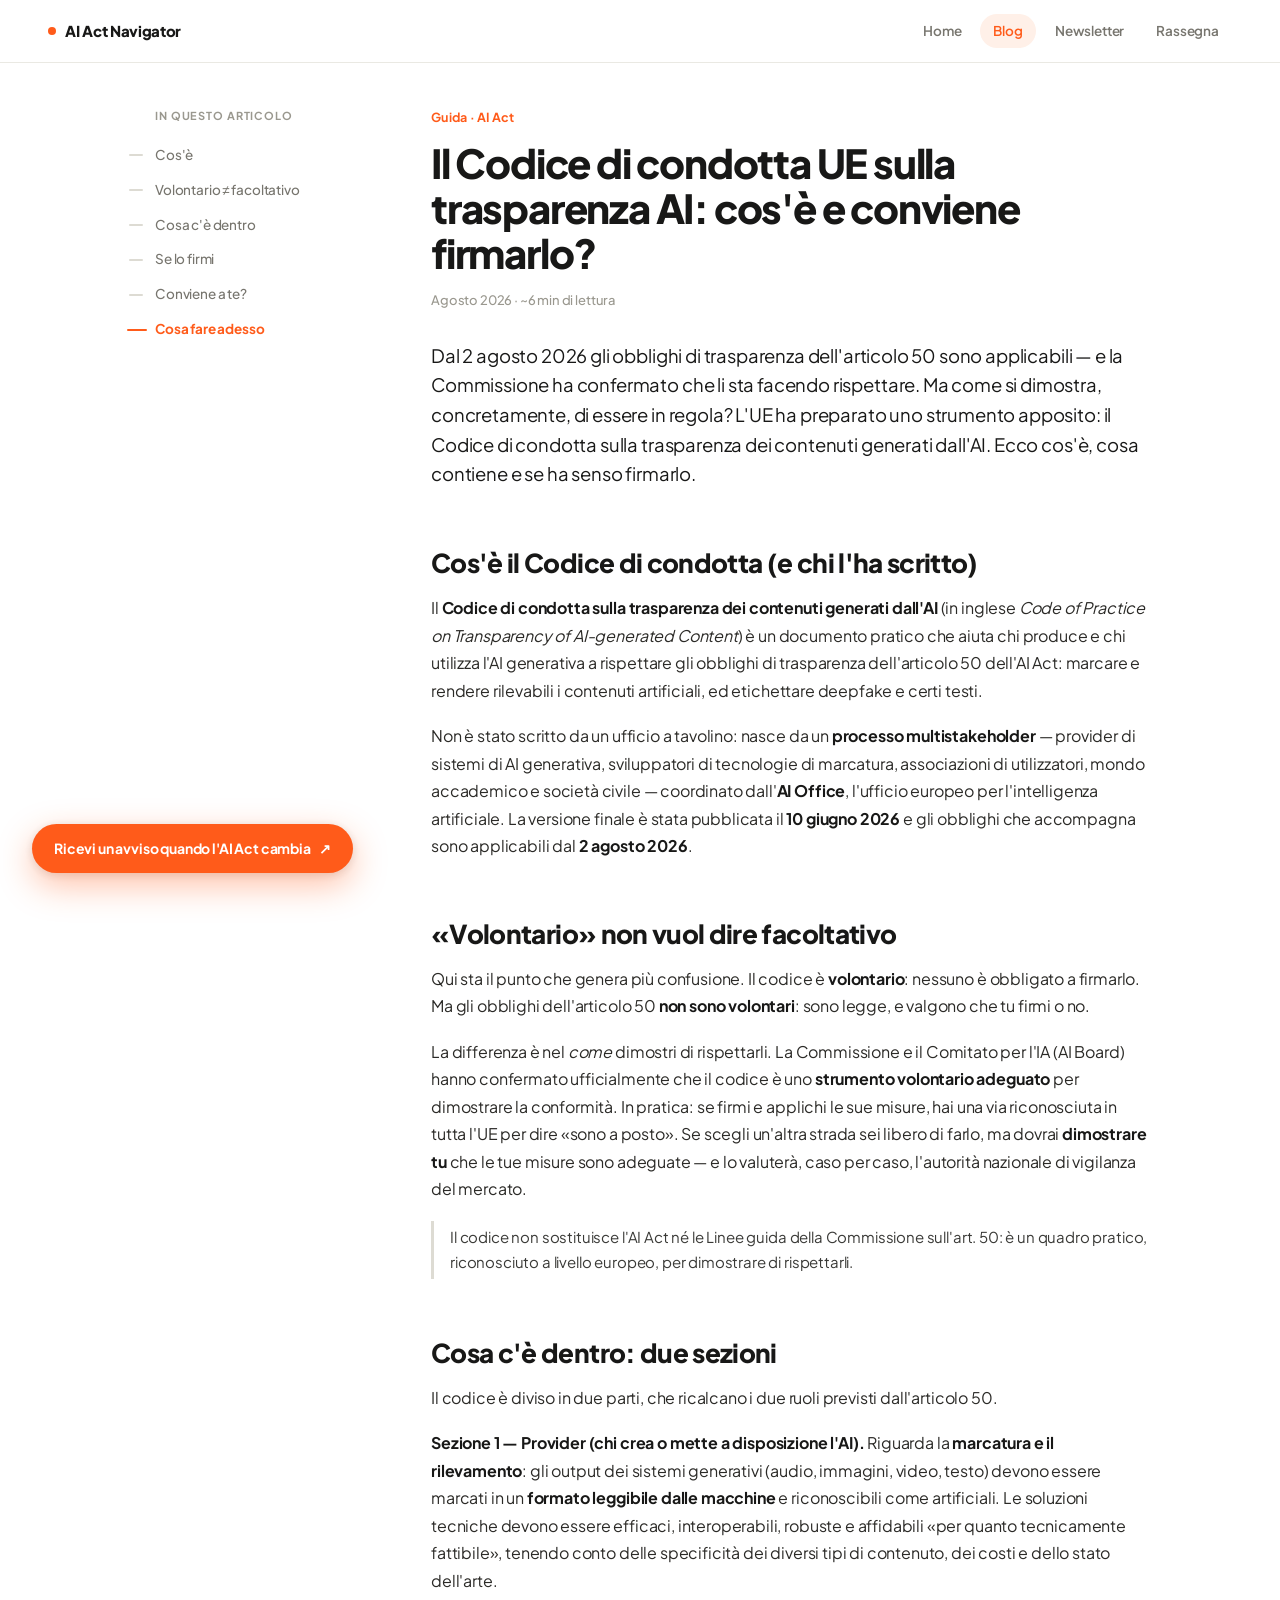
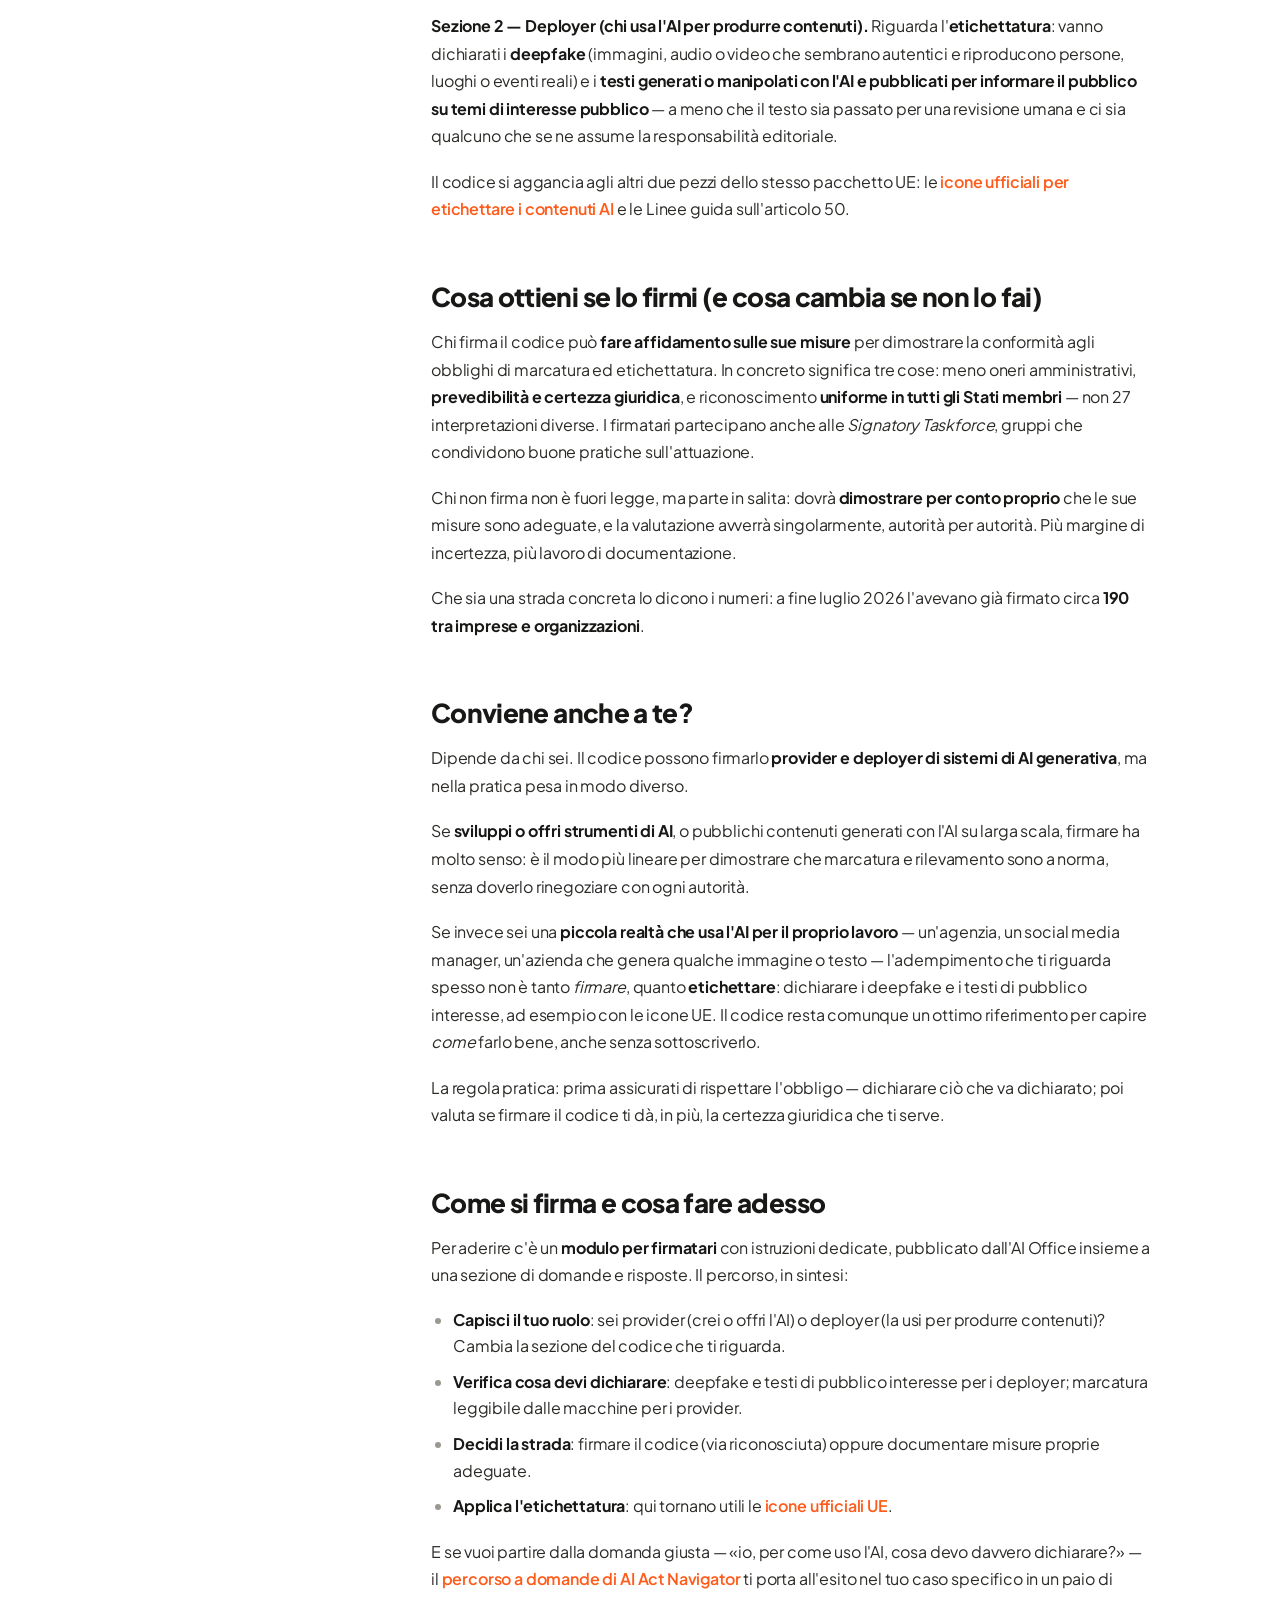
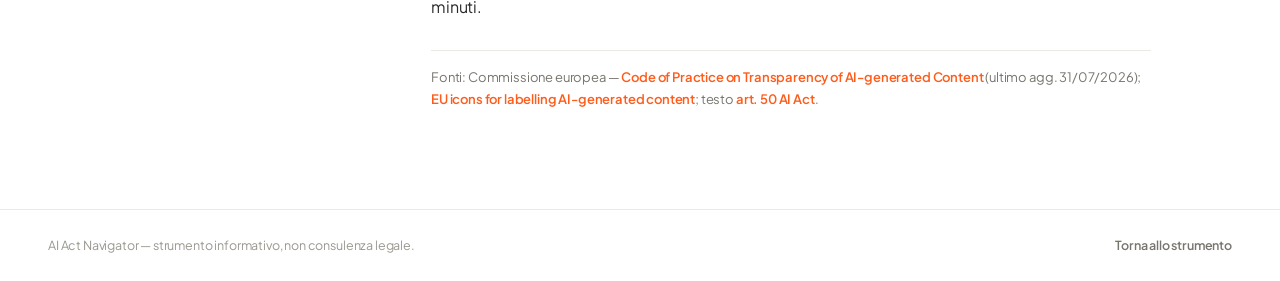
<file: blog/codice-condotta-trasparenza-ai.html>
<!DOCTYPE html>
<html lang="it">
<head>
<meta charset="UTF-8">
<meta name="viewport" content="width=device-width, initial-scale=1.0">
<title>Il Codice di condotta UE sulla trasparenza AI: cos'è e conviene firmarlo?</title>
<meta name="description" content="Il codice di condotta dell'AI Office per dimostrare la conformità agli obblighi di trasparenza dell'art. 50: cos'è, cosa contiene, chi lo firma e cosa conviene fare.">
<link rel="canonical" href="https://aiactnavigator.it/blog/codice-condotta-trasparenza-ai.html">
<meta property="og:type" content="article">
<meta property="og:site_name" content="AI Act Navigator">
<meta property="og:locale" content="it_IT">
<meta property="og:url" content="https://aiactnavigator.it/blog/codice-condotta-trasparenza-ai.html">
<meta property="og:title" content="Il Codice di condotta UE sulla trasparenza AI: cos'è e conviene firmarlo?">
<meta property="og:description" content="Il codice di condotta dell'AI Office per dimostrare la conformità agli obblighi di trasparenza dell'art. 50: cos'è, cosa contiene, chi lo firma e cosa conviene fare.">
<meta property="og:image" content="https://aiactnavigator.it/social-preview.png">
<meta name="twitter:card" content="summary_large_image">
<link rel="stylesheet" href="blog.css">
<script>
  window.POSTHOG_KEY  = "phc_ztKfsSiGTJtMEuhjNR8WUJCzQY9SNWQqMwgVBei7rF7u";   // Project API Key (EU)
  window.POSTHOG_HOST = "https://eu.i.posthog.com";     // UE (usa https://us.i.posthog.com se il progetto è negli USA)
  if (window.POSTHOG_KEY && window.POSTHOG_KEY.indexOf("<") === -1) {
    !function(t,e){var o,n,p,r;e.__SV||(window.posthog=e,e._i=[],e.init=function(i,s,a){function g(t,e){var o=e.split(".");2==o.length&&(t=t[o[0]],e=o[1]),t[e]=function(){t.push([e].concat(Array.prototype.slice.call(arguments,0)))}}(p=t.createElement("script")).type="text/javascript",p.async=!0,p.src=s.api_host+"/static/array.js",(r=t.getElementsByTagName("script")[0]).parentNode.insertBefore(p,r);var u=e;for(void 0!==a?u=e[a]=[]:a="posthog",u.people=u.people||[],u.toString=function(t){var e="posthog";return"posthog"!==a&&(e+="."+a),t||(e+=" (stub)"),e},u.people.toString=function(){return u.toString(1)+".people (stub)"},o="capture identify alias people.set people.set_once set_config register register_once unregister opt_out_capturing has_opted_out_capturing opt_in_capturing reset isFeatureEnabled onFeatureFlags getFeatureFlag getFeatureFlagPayload reloadFeatureFlags group updateEarlyAccessFeatureEnrollment getEarlyAccessFeatures getActiveMatchingSurveys getSurveys getNextSurveyStep onSessionId".split(" "),n=0;n<o.length;n++)g(u,o[n]);e._i.push([i,s,a])},e.__SV=1)}(document,window.posthog||[]);
    posthog.init(window.POSTHOG_KEY,{api_host:window.POSTHOG_HOST,persistence:"memory",capture_pageview:true});
  }
</script>
</head>
<body>
<header class="site-head">
  <a class="site-brand" href="/"><span class="dot"></span>AI Act Navigator</a>
  <nav class="site-nav">
    <a href="/">Home</a>
    <a href="/blog/" class="is-active">Blog</a>
    <a href="/newsletter/">Newsletter</a>
    <a href="/parlano/">Rassegna</a>
  </nav>
</header>
<button class="hamburger" id="hamburger" aria-label="Apri menu" onclick="var m=document.getElementById('mobileMenu');var o=!m.classList.contains('open');m.classList.toggle('open',o);this.classList.toggle('is-open',o);m.setAttribute('aria-hidden',!o);document.body.style.overflow=o?'hidden':''"><span></span><span></span><span></span></button>
<nav class="mobile-menu" id="mobileMenu" aria-hidden="true">
  <a class="mm-item" href="/">Home</a>
  <a class="mm-item" href="/blog/">Blog</a>
  <a class="mm-item" href="/newsletter/">Newsletter</a>
  <a class="mm-item" href="/parlano/">Rassegna</a>
  <a class="mm-item" href="/?m=ref">Riferimenti rapidi: sanzioni e date chiave</a>
  <a class="mm-item" href="/?m=credits">Credits</a>
  <a class="mm-item" href="/?m=privacy">Privacy</a>
  <a class="mm-item" href="/?m=contrib">Vuoi aiutarmi a migliorare il sito?</a>
  <div class="mm-sponsor">
    <p class="sponsor-title">Sponsor del progetto</p>
    <div class="sponsor-row">
      <a class="sponsor-card" href="https://www.ansmm.it/?utm_source=aiactnavigator.it&utm_medium=referral&utm_campaign=sponsor" target="_blank" rel="noopener sponsored"><img src="/sponsor-ansmm.png" alt="ANSMM — Associazione Nazionale Social Media Manager"></a>
      <a class="sponsor-card" href="https://www.ots-web.com/?utm_source=aiactnavigator.it&utm_medium=referral&utm_campaign=sponsor" target="_blank" rel="noopener sponsored"><img src="/sponsor-ots.png" alt="OTS"></a>
    </div>
  </div>
</nav>
<div class="article-shell">
 <div class="article-grid">

  <aside class="toc">
    <div class="toc-label">In questo articolo</div>
    <nav id="toc-nav">
      <a href="#cos-e">Cos'è</a>
      <a href="#volontario">Volontario ≠ facoltativo</a>
      <a href="#dentro">Cosa c'è dentro</a>
      <a href="#firmi">Se lo firmi</a>
      <a href="#conviene">Conviene a te?</a>
      <a href="#come">Cosa fare adesso</a>
    </nav>
  </aside>

  <article class="post">
    <div class="post-kicker">Guida · AI Act</div>
    <h1>Il Codice di condotta UE sulla trasparenza AI: cos'è e conviene firmarlo?</h1>
    <div class="post-meta">Agosto 2026 · ~6 min di lettura</div>

    <p class="lead">Dal 2 agosto 2026 gli obblighi di trasparenza dell'articolo 50 sono applicabili — e la Commissione ha confermato che li sta facendo rispettare. Ma come si dimostra, concretamente, di essere in regola? L'UE ha preparato uno strumento apposito: il Codice di condotta sulla trasparenza dei contenuti generati dall'AI. Ecco cos'è, cosa contiene e se ha senso firmarlo.</p>

    <h2 id="cos-e">Cos'è il Codice di condotta (e chi l'ha scritto)</h2>
    <p>Il <strong>Codice di condotta sulla trasparenza dei contenuti generati dall'AI</strong> (in inglese <em>Code of Practice on Transparency of AI-generated Content</em>) è un documento pratico che aiuta chi produce e chi utilizza l'AI generativa a rispettare gli obblighi di trasparenza dell'articolo 50 dell'AI Act: marcare e rendere rilevabili i contenuti artificiali, ed etichettare deepfake e certi testi.</p>
    <p>Non è stato scritto da un ufficio a tavolino: nasce da un <strong>processo multistakeholder</strong> — provider di sistemi di AI generativa, sviluppatori di tecnologie di marcatura, associazioni di utilizzatori, mondo accademico e società civile — coordinato dall'<strong>AI Office</strong>, l'ufficio europeo per l'intelligenza artificiale. La versione finale è stata pubblicata il <strong>10 giugno 2026</strong> e gli obblighi che accompagna sono applicabili dal <strong>2 agosto 2026</strong>.</p>

    <h2 id="volontario">«Volontario» non vuol dire facoltativo</h2>
    <p>Qui sta il punto che genera più confusione. Il codice è <strong>volontario</strong>: nessuno è obbligato a firmarlo. Ma gli obblighi dell'articolo 50 <strong>non sono volontari</strong>: sono legge, e valgono che tu firmi o no.</p>
    <p>La differenza è nel <em>come</em> dimostri di rispettarli. La Commissione e il Comitato per l'IA (AI Board) hanno confermato ufficialmente che il codice è uno <strong>strumento volontario adeguato</strong> per dimostrare la conformità. In pratica: se firmi e applichi le sue misure, hai una via riconosciuta in tutta l'UE per dire «sono a posto». Se scegli un'altra strada sei libero di farlo, ma dovrai <strong>dimostrare tu</strong> che le tue misure sono adeguate — e lo valuterà, caso per caso, l'autorità nazionale di vigilanza del mercato.</p>
    <p class="lawquote">Il codice non sostituisce l'AI Act né le Linee guida della Commissione sull'art. 50: è un quadro pratico, riconosciuto a livello europeo, per dimostrare di rispettarli.</p>

    <h2 id="dentro">Cosa c'è dentro: due sezioni</h2>
    <p>Il codice è diviso in due parti, che ricalcano i due ruoli previsti dall'articolo 50.</p>
    <p><strong>Sezione 1 — Provider (chi crea o mette a disposizione l'AI).</strong> Riguarda la <strong>marcatura e il rilevamento</strong>: gli output dei sistemi generativi (audio, immagini, video, testo) devono essere marcati in un <strong>formato leggibile dalle macchine</strong> e riconoscibili come artificiali. Le soluzioni tecniche devono essere efficaci, interoperabili, robuste e affidabili «per quanto tecnicamente fattibile», tenendo conto delle specificità dei diversi tipi di contenuto, dei costi e dello stato dell'arte.</p>
    <p><strong>Sezione 2 — Deployer (chi usa l'AI per produrre contenuti).</strong> Riguarda l'<strong>etichettatura</strong>: vanno dichiarati i <strong>deepfake</strong> (immagini, audio o video che sembrano autentici e riproducono persone, luoghi o eventi reali) e i <strong>testi generati o manipolati con l'AI e pubblicati per informare il pubblico su temi di interesse pubblico</strong> — a meno che il testo sia passato per una revisione umana e ci sia qualcuno che se ne assume la responsabilità editoriale.</p>
    <p>Il codice si aggancia agli altri due pezzi dello stesso pacchetto UE: le <a href="/blog/icone-ue-contenuti-ai.html">icone ufficiali per etichettare i contenuti AI</a> e le Linee guida sull'articolo 50.</p>

    <h2 id="firmi">Cosa ottieni se lo firmi (e cosa cambia se non lo fai)</h2>
    <p>Chi firma il codice può <strong>fare affidamento sulle sue misure</strong> per dimostrare la conformità agli obblighi di marcatura ed etichettatura. In concreto significa tre cose: meno oneri amministrativi, <strong>prevedibilità e certezza giuridica</strong>, e riconoscimento <strong>uniforme in tutti gli Stati membri</strong> — non 27 interpretazioni diverse. I firmatari partecipano anche alle <em>Signatory Taskforce</em>, gruppi che condividono buone pratiche sull'attuazione.</p>
    <p>Chi non firma non è fuori legge, ma parte in salita: dovrà <strong>dimostrare per conto proprio</strong> che le sue misure sono adeguate, e la valutazione avverrà singolarmente, autorità per autorità. Più margine di incertezza, più lavoro di documentazione.</p>
    <p>Che sia una strada concreta lo dicono i numeri: a fine luglio 2026 l'avevano già firmato circa <strong>190 tra imprese e organizzazioni</strong>.</p>

    <h2 id="conviene">Conviene anche a te?</h2>
    <p>Dipende da chi sei. Il codice possono firmarlo <strong>provider e deployer di sistemi di AI generativa</strong>, ma nella pratica pesa in modo diverso.</p>
    <p>Se <strong>sviluppi o offri strumenti di AI</strong>, o pubblichi contenuti generati con l'AI su larga scala, firmare ha molto senso: è il modo più lineare per dimostrare che marcatura e rilevamento sono a norma, senza doverlo rinegoziare con ogni autorità.</p>
    <p>Se invece sei una <strong>piccola realtà che usa l'AI per il proprio lavoro</strong> — un'agenzia, un social media manager, un'azienda che genera qualche immagine o testo — l'adempimento che ti riguarda spesso non è tanto <em>firmare</em>, quanto <strong>etichettare</strong>: dichiarare i deepfake e i testi di pubblico interesse, ad esempio con le icone UE. Il codice resta comunque un ottimo riferimento per capire <em>come</em> farlo bene, anche senza sottoscriverlo.</p>
    <p>La regola pratica: prima assicurati di rispettare l'obbligo — dichiarare ciò che va dichiarato; poi valuta se firmare il codice ti dà, in più, la certezza giuridica che ti serve.</p>

    <h2 id="come">Come si firma e cosa fare adesso</h2>
    <p>Per aderire c'è un <strong>modulo per firmatari</strong> con istruzioni dedicate, pubblicato dall'AI Office insieme a una sezione di domande e risposte. Il percorso, in sintesi:</p>
    <ul>
      <li><strong>Capisci il tuo ruolo</strong>: sei provider (crei o offri l'AI) o deployer (la usi per produrre contenuti)? Cambia la sezione del codice che ti riguarda.</li>
      <li><strong>Verifica cosa devi dichiarare</strong>: deepfake e testi di pubblico interesse per i deployer; marcatura leggibile dalle macchine per i provider.</li>
      <li><strong>Decidi la strada</strong>: firmare il codice (via riconosciuta) oppure documentare misure proprie adeguate.</li>
      <li><strong>Applica l'etichettatura</strong>: qui tornano utili le <a href="/blog/icone-ue-contenuti-ai.html">icone ufficiali UE</a>.</li>
    </ul>
    <p>E se vuoi partire dalla domanda giusta — «io, per come uso l'AI, cosa devo davvero dichiarare?» — il <a href="/">percorso a domande di AI Act Navigator</a> ti porta all'esito nel tuo caso specifico in un paio di minuti.</p>

    <p style="font-size:13px;line-height:1.65;color:var(--muted);margin-top:30px;border-top:1px solid var(--line);padding-top:16px">Fonti: Commissione europea — <a href="https://digital-strategy.ec.europa.eu/en/policies/code-practice-ai-generated-content" target="_blank" rel="noopener">Code of Practice on Transparency of AI-generated Content</a> (ultimo agg. 31/07/2026); <a href="https://digital-strategy.ec.europa.eu/en/policies/eu-icons-labelling-ai-generated-content" target="_blank" rel="noopener">EU icons for labelling AI-generated content</a>; testo <a href="https://artificialintelligenceact.eu/article/50/" target="_blank" rel="noopener">art. 50 AI Act</a>.</p>

  </article>

 </div>
</div>

<a class="nl-float left" href="/newsletter/">Ricevi un avviso quando l'AI Act cambia <span aria-hidden="true">↗</span></a>

<footer class="site-foot">
  <span>AI Act Navigator — strumento informativo, non consulenza legale.</span>
  <span><a href="/">Torna allo strumento</a></span>
</footer>

<script>
(function(){
  var links=Array.prototype.slice.call(document.querySelectorAll('#toc-nav a')), map={};
  links.forEach(function(a){var id=a.getAttribute('href').slice(1),el=document.getElementById(id);if(el)map[id]=a;});
  var targets=Object.keys(map).map(function(id){return document.getElementById(id);});
  var obs=new IntersectionObserver(function(es){es.forEach(function(e){if(e.isIntersecting){links.forEach(function(a){a.classList.remove('active');});var a=map[e.target.id];if(a)a.classList.add('active');}});},{rootMargin:'-88px 0px -70% 0px',threshold:0});
  targets.forEach(function(t){obs.observe(t);});
})();
(function(){
  var btn=document.querySelector('.nl-float'), ft=document.querySelector('.site-foot');
  if(!btn||!ft||!('IntersectionObserver' in window)) return;
  new IntersectionObserver(function(es){es.forEach(function(e){btn.style.bottom=e.isIntersecting?(Math.round(e.target.getBoundingClientRect().height)+16)+'px':''; btn.classList.toggle('at-end', e.isIntersecting);});},{threshold:0}).observe(ft);
})();
</script>
<!-- SEGNALE popup automatico (dopo 40s, una sola volta) -->
<div class="sgnl-pop" id="sgnlPop" aria-hidden="true">
  <button class="sgnl-x" onclick="sgnlClose()" aria-label="Chiudi">✕</button>
  <div class="sgnl-card" role="dialog" aria-modal="true" aria-label="Iscriviti alla newsletter">
    <p class="sgnl-kick">LA NEWSLETTER</p>
    <h2 class="sgnl-title">SEGNALE</h2>
    <p class="sgnl-by">di <span class="sgnl-dot"></span> AI Act Navigator</p>
    <p class="sgnl-lead">Poche email, zero spam. Ti scrivo <b>solo quando l'AI Act cambia davvero</b>: cosa è cambiato, cosa devi fare e cosa rischi — spiegato in due minuti, senza allarmismi e senza fuffa.</p>
    <p class="sgnl-sub">Per chi usa l'AI al lavoro e non vuole sorprese.</p>
    <a class="sgnl-cta" href="/newsletter/">Iscriviti alla newsletter <span aria-hidden="true">↗</span></a>
  </div>
</div>
<style>
  .sgnl-pop{position:fixed;inset:0;z-index:9999;display:none;align-items:center;justify-content:center;padding:24px;background:rgba(24,22,18,.55);backdrop-filter:blur(3px);font-family:'Plus Jakarta Sans',system-ui,sans-serif}
  .sgnl-pop.show{display:flex;animation:sgnlOv .25s ease}
  @keyframes sgnlOv{from{opacity:0}to{opacity:1}}
  .sgnl-card{position:relative;background:#fff;border-radius:22px;width:100%;max-width:560px;padding:44px 40px 40px;text-align:center;box-shadow:0 30px 80px rgba(24,22,18,.35);animation:sgnlIn .28s ease}
  @keyframes sgnlIn{from{opacity:0;transform:translateY(14px) scale(.98)}to{opacity:1;transform:none}}
  .sgnl-x{position:absolute;top:-44px;right:0;z-index:1;background:transparent;border:0;color:#fff;font-size:30px;line-height:1;cursor:pointer;font-family:inherit;opacity:.9}
  .sgnl-x:hover{opacity:1}
  .sgnl-kick{margin:0 0 10px;font-size:12px;font-weight:700;letter-spacing:.18em;color:#9a988f}
  .sgnl-title{margin:0;font-size:clamp(48px,9vw,84px);font-weight:800;letter-spacing:-.03em;line-height:.95;color:#181817}
  .sgnl-by{margin:16px 0 0;font-size:17px;font-weight:800;letter-spacing:-.01em;color:#181817;display:flex;align-items:center;justify-content:center;gap:8px}
  .sgnl-dot{width:9px;height:9px;border-radius:50%;background:#ff5b1a;display:inline-block}
  .sgnl-lead{max-width:440px;margin:22px auto 0;font-size:15.5px;line-height:1.6;color:#77756e}
  .sgnl-lead b{color:#181817}
  .sgnl-sub{margin:16px 0 0;font-size:13.5px;color:#9a988f}
  .sgnl-cta{display:inline-flex;align-items:center;gap:8px;margin-top:26px;background:#ff5b1a;color:#fff;text-decoration:none;font-weight:700;font-size:15px;padding:15px 28px;border-radius:999px;box-shadow:0 10px 26px rgba(255,91,26,.32);transition:.15s}
  .sgnl-cta:hover{background:#e24a0f}
  @media(max-width:560px){.sgnl-card{padding:40px 22px 30px}.sgnl-x{top:10px;right:14px;font-size:24px}}
</style>
<script>
(function(){
  try{ if(localStorage.getItem('sgnl_seen')) return; }catch(e){}
  var shown=false;
  window.sgnlClose=function(){var p=document.getElementById('sgnlPop');if(!p)return;p.classList.remove('show');p.setAttribute('aria-hidden','true');document.body.style.overflow='';};
  function show(){if(shown)return;shown=true;var p=document.getElementById('sgnlPop');if(!p)return;p.classList.add('show');p.setAttribute('aria-hidden','false');try{localStorage.setItem('sgnl_seen','1');}catch(e){}}
  setTimeout(show,40000);
  var pop=document.getElementById('sgnlPop');
  if(pop)pop.addEventListener('click',function(e){if(e.target===this)window.sgnlClose();});
  document.addEventListener('keydown',function(e){if(e.key==='Escape')window.sgnlClose();});
})();
</script>

</body>
</html>
</file>
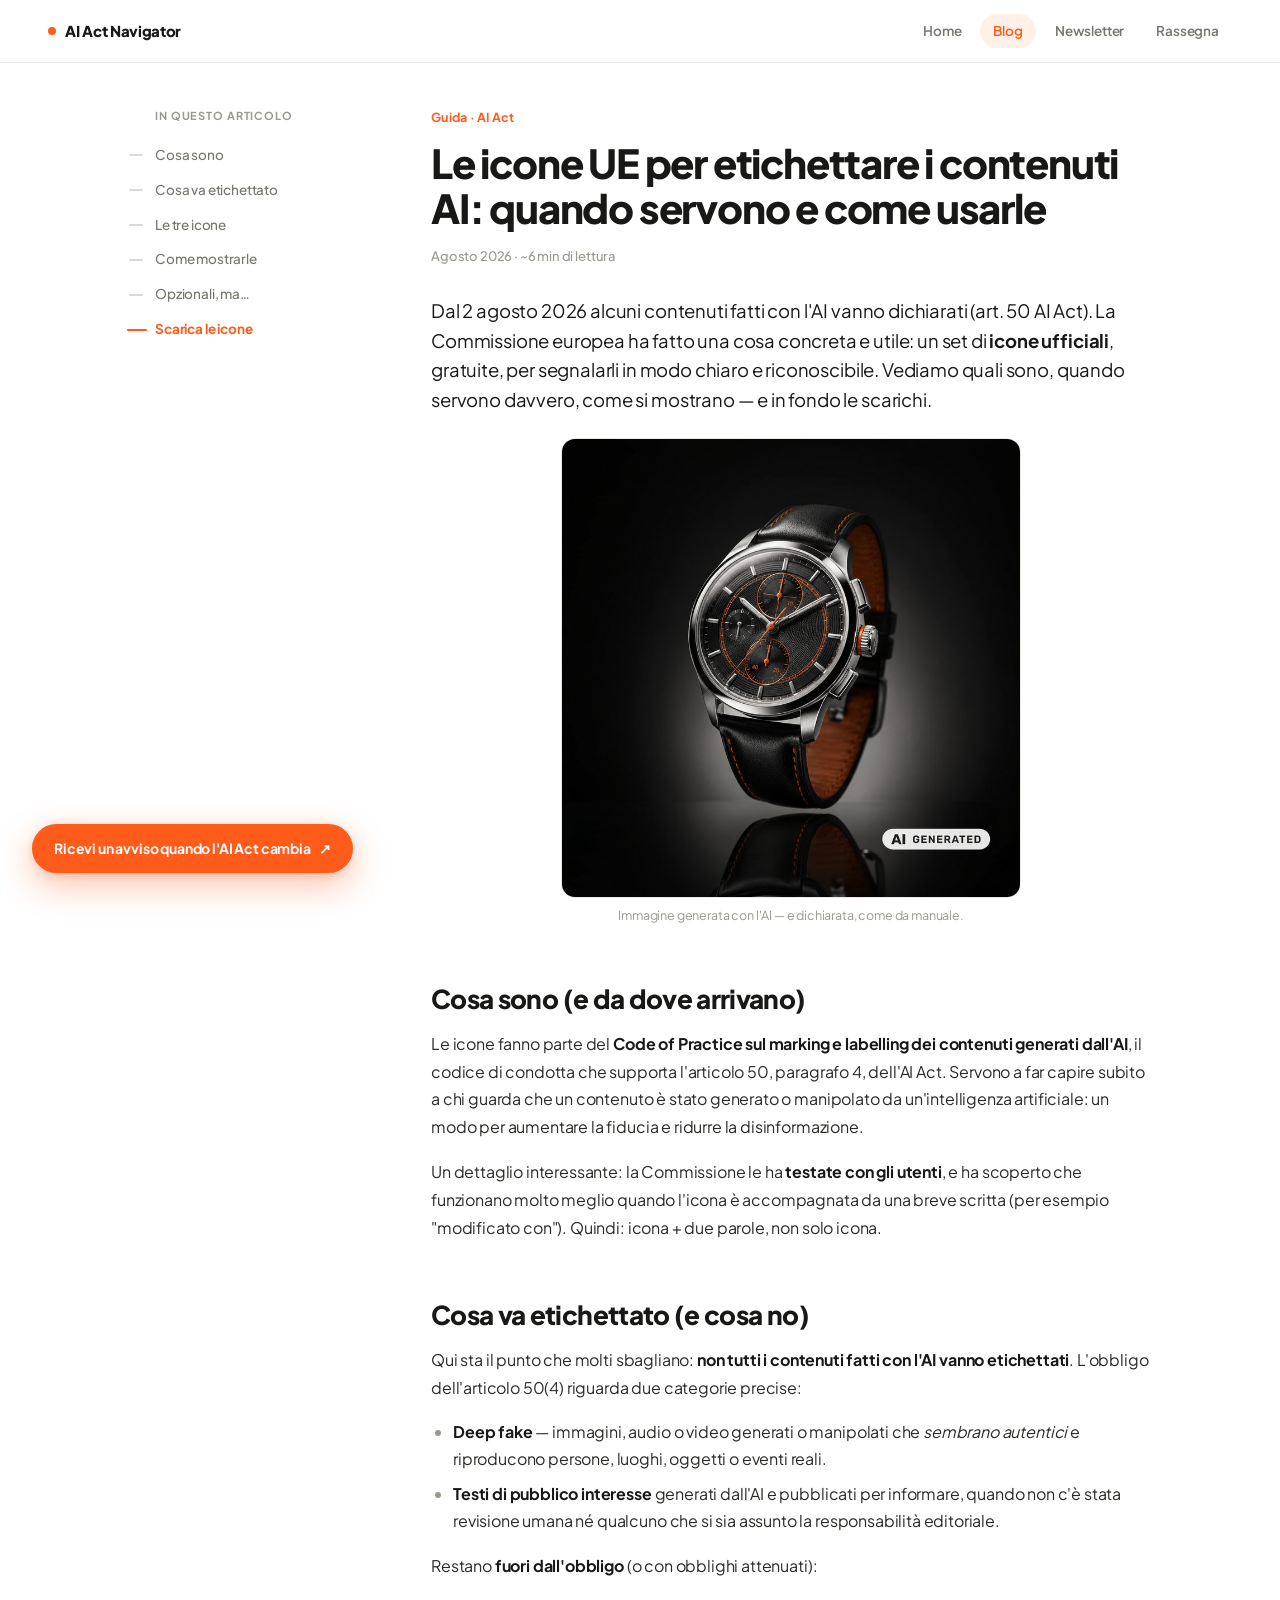
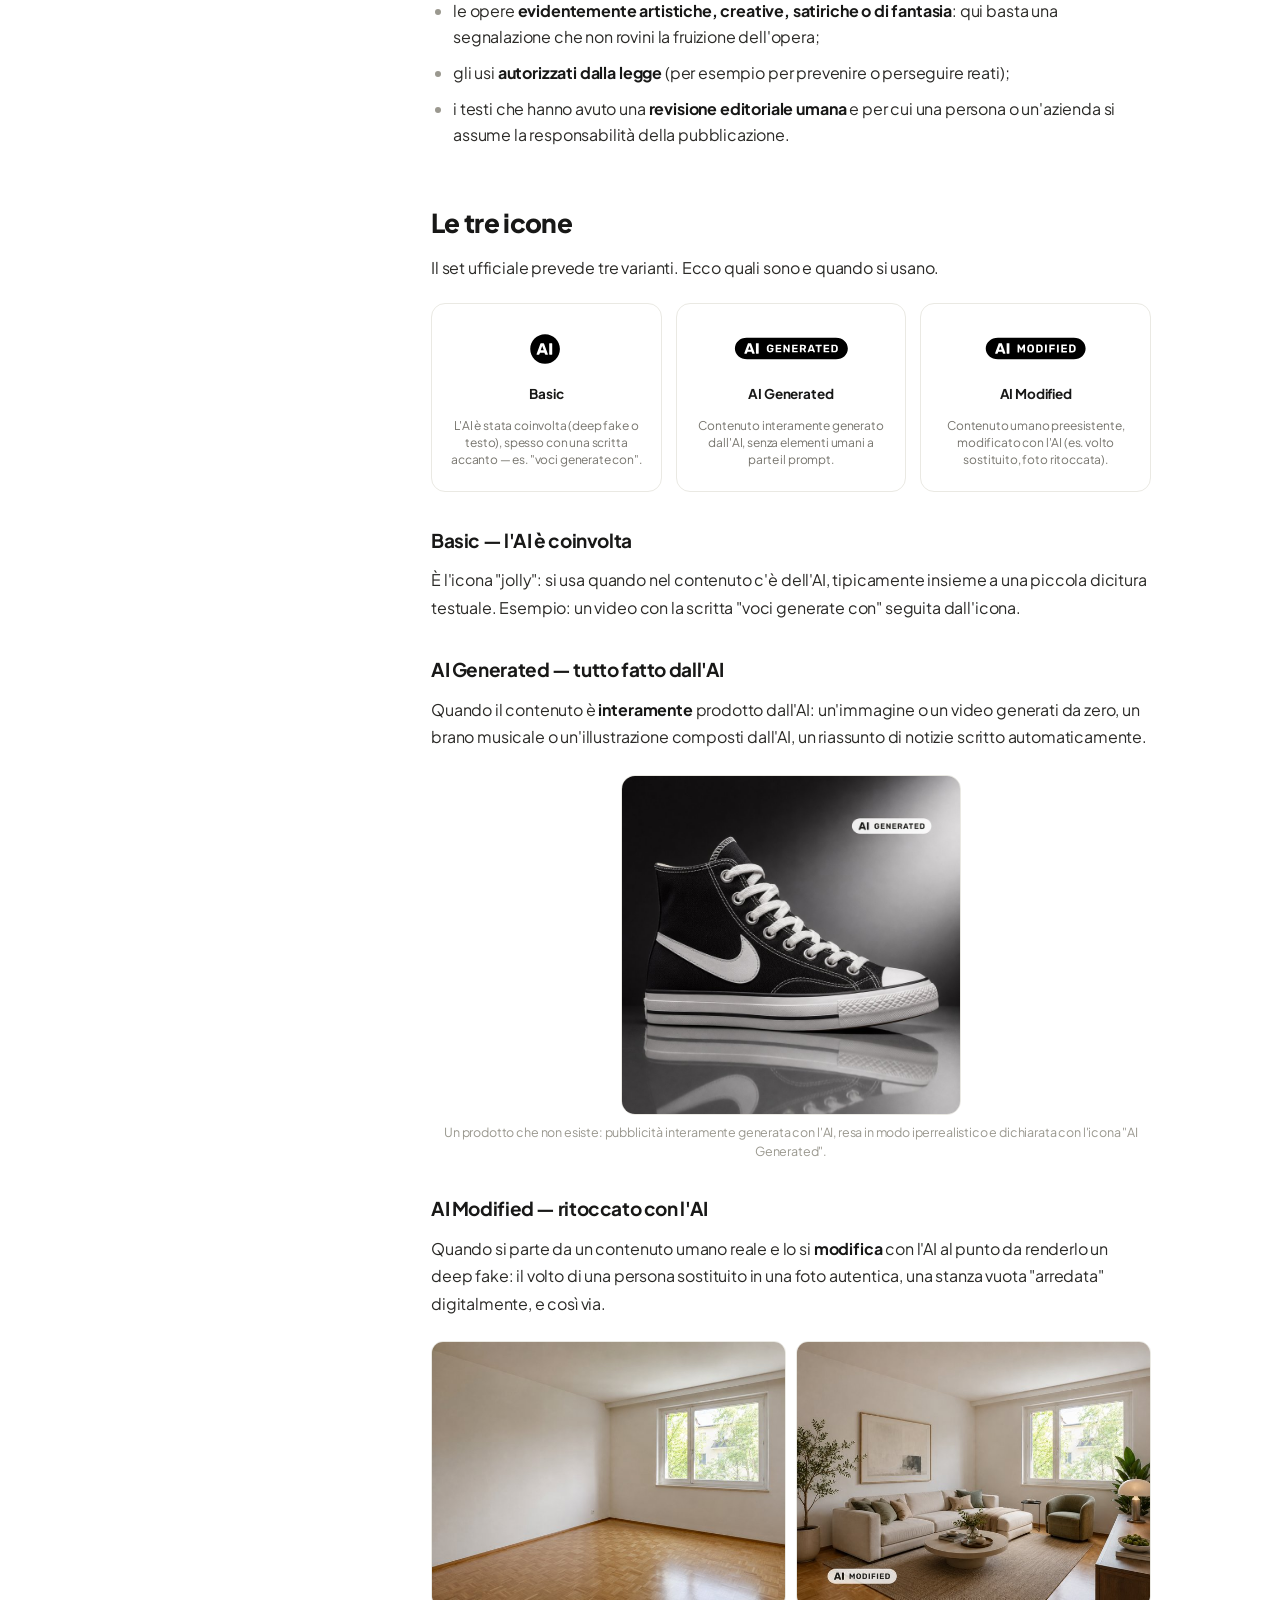
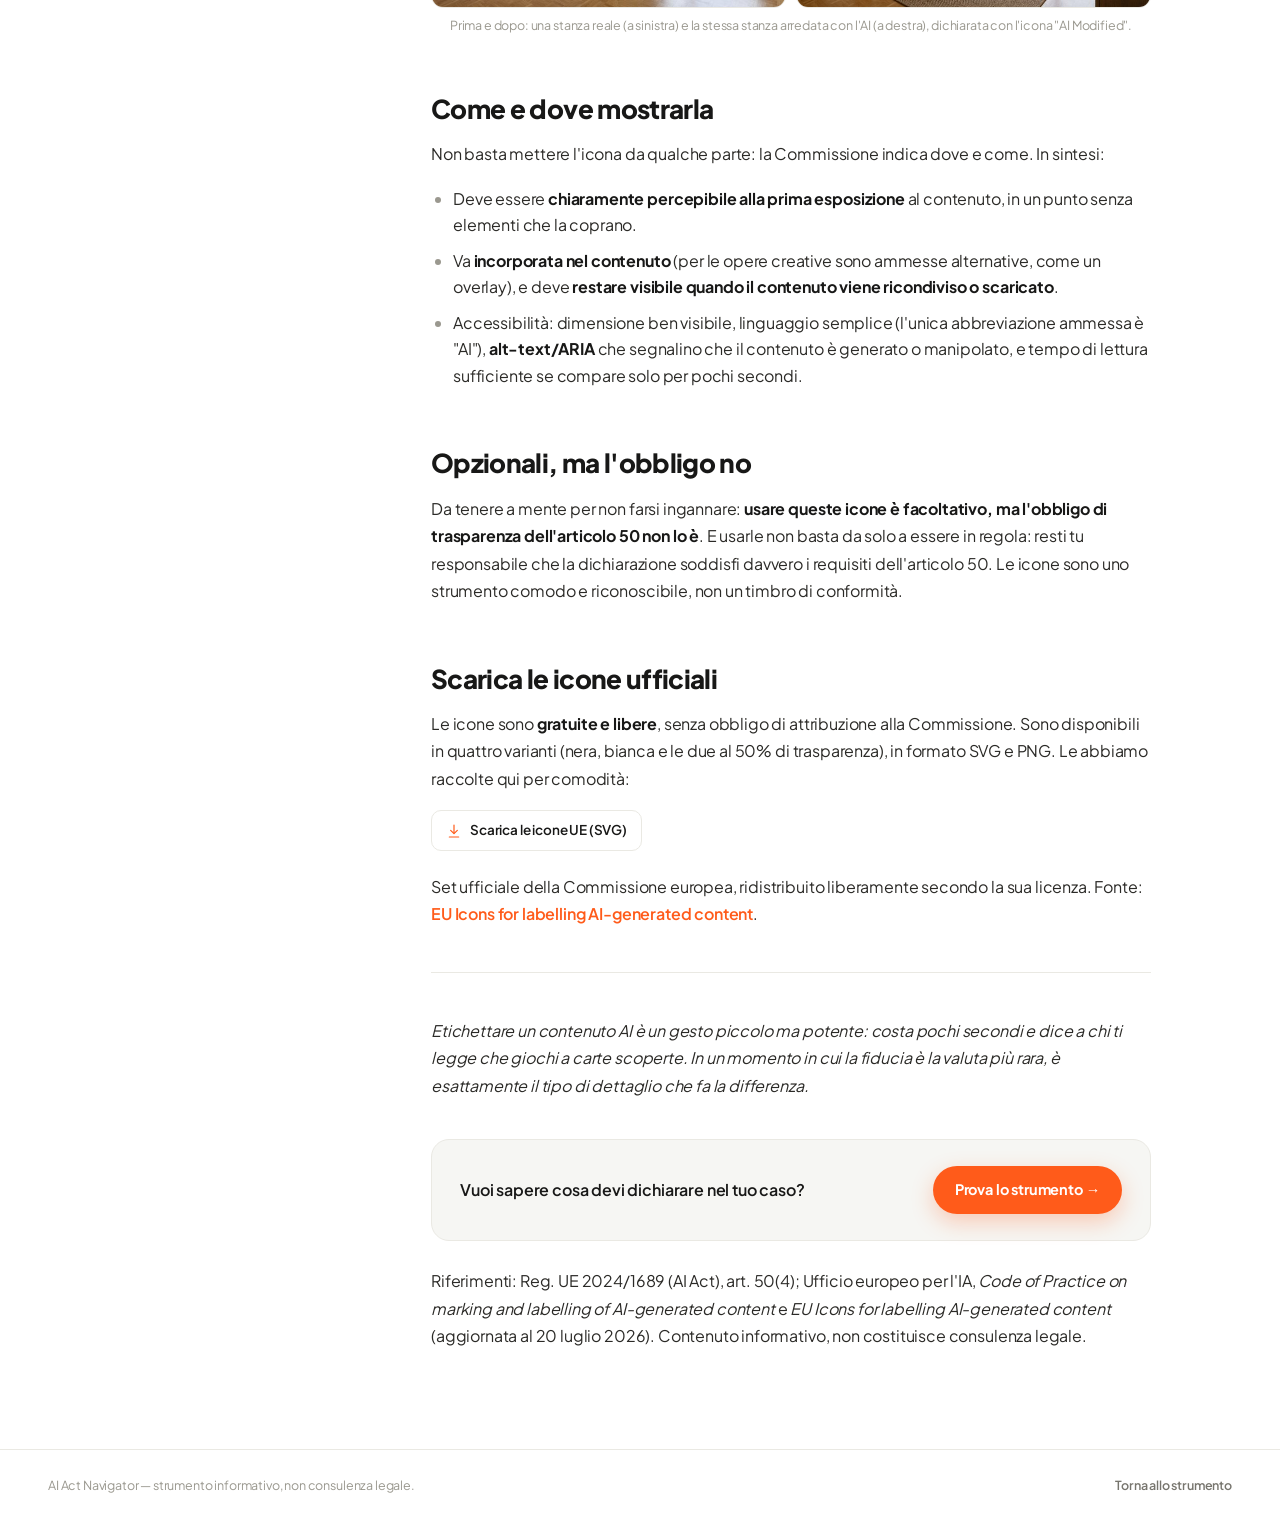
<file: blog/icone-ue-contenuti-ai.html>
<!DOCTYPE html>
<html lang="it">
<head>
<meta charset="UTF-8">
<meta name="viewport" content="width=device-width, initial-scale=1.0">
<title>Le icone UE per etichettare i contenuti AI: quando servono e come usarle</title>
<meta name="description" content="La Commissione UE ha rilasciato icone ufficiali per segnalare i contenuti generati o modificati con l'AI (art. 50 AI Act). Quali sono, cosa va etichettato, come mostrarle e dove scaricarle.">
<link rel="canonical" href="https://aiactnavigator.it/blog/icone-ue-contenuti-ai.html">
<meta property="og:type" content="article">
<meta property="og:site_name" content="AI Act Navigator">
<meta property="og:locale" content="it_IT">
<meta property="og:url" content="https://aiactnavigator.it/blog/icone-ue-contenuti-ai.html">
<meta property="og:title" content="Le icone UE per etichettare i contenuti AI: quando servono e come usarle">
<meta property="og:description" content="Le icone ufficiali della Commissione per segnalare i contenuti AI: quali sono, cosa va etichettato e come usarle.">
<meta property="og:image" content="https://aiactnavigator.it/social-preview.png">
<meta name="twitter:card" content="summary_large_image">
<link rel="stylesheet" href="blog.css">
<script>
  window.POSTHOG_KEY  = "phc_ztKfsSiGTJtMEuhjNR8WUJCzQY9SNWQqMwgVBei7rF7u";   // Project API Key (EU)
  window.POSTHOG_HOST = "https://eu.i.posthog.com";     // UE (usa https://us.i.posthog.com se il progetto è negli USA)
  if (window.POSTHOG_KEY && window.POSTHOG_KEY.indexOf("<") === -1) {
    !function(t,e){var o,n,p,r;e.__SV||(window.posthog=e,e._i=[],e.init=function(i,s,a){function g(t,e){var o=e.split(".");2==o.length&&(t=t[o[0]],e=o[1]),t[e]=function(){t.push([e].concat(Array.prototype.slice.call(arguments,0)))}}(p=t.createElement("script")).type="text/javascript",p.async=!0,p.src=s.api_host+"/static/array.js",(r=t.getElementsByTagName("script")[0]).parentNode.insertBefore(p,r);var u=e;for(void 0!==a?u=e[a]=[]:a="posthog",u.people=u.people||[],u.toString=function(t){var e="posthog";return"posthog"!==a&&(e+="."+a),t||(e+=" (stub)"),e},u.people.toString=function(){return u.toString(1)+".people (stub)"},o="capture identify alias people.set people.set_once set_config register register_once unregister opt_out_capturing has_opted_out_capturing opt_in_capturing reset isFeatureEnabled onFeatureFlags getFeatureFlag getFeatureFlagPayload reloadFeatureFlags group updateEarlyAccessFeatureEnrollment getEarlyAccessFeatures getActiveMatchingSurveys getSurveys getNextSurveyStep onSessionId".split(" "),n=0;n<o.length;n++)g(u,o[n]);e._i.push([i,s,a])},e.__SV=1)}(document,window.posthog||[]);
    posthog.init(window.POSTHOG_KEY,{api_host:window.POSTHOG_HOST,persistence:"memory",capture_pageview:true});
  }
</script>
</head>
<body>
<header class="site-head">
  <a class="site-brand" href="/"><span class="dot"></span>AI Act Navigator</a>
  <nav class="site-nav">
    <a href="/">Home</a>
    <a href="/blog/" class="is-active">Blog</a>
    <a href="/newsletter/">Newsletter</a>
    <a href="/parlano/">Rassegna</a>
  </nav>
</header>
<button class="hamburger" id="hamburger" aria-label="Apri menu" onclick="var m=document.getElementById('mobileMenu');var o=!m.classList.contains('open');m.classList.toggle('open',o);this.classList.toggle('is-open',o);m.setAttribute('aria-hidden',!o);document.body.style.overflow=o?'hidden':''"><span></span><span></span><span></span></button>
<nav class="mobile-menu" id="mobileMenu" aria-hidden="true">
  <a class="mm-item" href="/">Home</a>
  <a class="mm-item" href="/blog/">Blog</a>
  <a class="mm-item" href="/newsletter/">Newsletter</a>
  <a class="mm-item" href="/parlano/">Rassegna</a>
  <a class="mm-item" href="/?m=ref">Riferimenti rapidi: sanzioni e date chiave</a>
  <a class="mm-item" href="/?m=credits">Credits</a>
  <a class="mm-item" href="/?m=privacy">Privacy</a>
  <a class="mm-item" href="/?m=contrib">Vuoi aiutarmi a migliorare il sito?</a>
  <div class="mm-sponsor">
    <p class="sponsor-title">Sponsor del progetto</p>
    <div class="sponsor-row">
      <a class="sponsor-card" href="https://www.ansmm.it/?utm_source=aiactnavigator.it&utm_medium=referral&utm_campaign=sponsor" target="_blank" rel="noopener sponsored"><img src="/sponsor-ansmm.png" alt="ANSMM — Associazione Nazionale Social Media Manager"></a>
      <a class="sponsor-card" href="https://www.ots-web.com/?utm_source=aiactnavigator.it&utm_medium=referral&utm_campaign=sponsor" target="_blank" rel="noopener sponsored"><img src="/sponsor-ots.png" alt="OTS"></a>
    </div>
  </div>
</nav>
<div class="article-shell">
 <div class="article-grid">

  <aside class="toc">
    <div class="toc-label">In questo articolo</div>
    <nav id="toc-nav">
      <a href="#cosa-sono">Cosa sono</a>
      <a href="#cosa-etichettare">Cosa va etichettato</a>
      <a href="#le-icone">Le tre icone</a>
      <a href="#come-mostrare">Come mostrarle</a>
      <a href="#opzionali">Opzionali, ma…</a>
      <a href="#download">Scarica le icone</a>
    </nav>
  </aside>

  <article class="post">
    <div class="post-kicker">Guida · AI Act</div>
    <h1>Le icone UE per etichettare i contenuti AI: quando servono e come usarle</h1>
    <div class="post-meta">Agosto 2026 · ~6 min di lettura</div>

    <p class="lead">Dal 2 agosto 2026 alcuni contenuti fatti con l'AI vanno dichiarati (art. 50 AI Act). La Commissione europea ha fatto una cosa concreta e utile: un set di <strong>icone ufficiali</strong>, gratuite, per segnalarli in modo chiaro e riconoscibile. Vediamo quali sono, quando servono davvero, come si mostrano — e in fondo le scarichi.</p>

    <!-- INTEGRAZIONE (opzionale): immagine di apertura generata con AI + etichetta -->
    <figure class="art-fig art-hero">
      <img src="[data-uri]" alt="Immagine di apertura generata con l'AI: un orologio di lusso di un brand inesistente, etichettato con l'icona ufficiale AI Generated">
      <figcaption>Immagine generata con l'AI — e dichiarata, come da manuale.</figcaption>
    </figure>

    <h2 id="cosa-sono">Cosa sono (e da dove arrivano)</h2>
    <p>Le icone fanno parte del <strong>Code of Practice sul marking e labelling dei contenuti generati dall'AI</strong>, il codice di condotta che supporta l'articolo 50, paragrafo 4, dell'AI Act. Servono a far capire subito a chi guarda che un contenuto è stato generato o manipolato da un'intelligenza artificiale: un modo per aumentare la fiducia e ridurre la disinformazione.</p>
    <p>Un dettaglio interessante: la Commissione le ha <strong>testate con gli utenti</strong>, e ha scoperto che funzionano molto meglio quando l'icona è accompagnata da una breve scritta (per esempio "modificato con"). Quindi: icona + due parole, non solo icona.</p>

    <h2 id="cosa-etichettare">Cosa va etichettato (e cosa no)</h2>
    <p>Qui sta il punto che molti sbagliano: <strong>non tutti i contenuti fatti con l'AI vanno etichettati</strong>. L'obbligo dell'articolo 50(4) riguarda due categorie precise:</p>
    <ul>
      <li><strong>Deep fake</strong> — immagini, audio o video generati o manipolati che <em>sembrano autentici</em> e riproducono persone, luoghi, oggetti o eventi reali.</li>
      <li><strong>Testi di pubblico interesse</strong> generati dall'AI e pubblicati per informare, quando non c'è stata revisione umana né qualcuno che si sia assunto la responsabilità editoriale.</li>
    </ul>
    <p>Restano <strong>fuori dall'obbligo</strong> (o con obblighi attenuati):</p>
    <ul>
      <li>le opere <strong>evidentemente artistiche, creative, satiriche o di fantasia</strong>: qui basta una segnalazione che non rovini la fruizione dell'opera;</li>
      <li>gli usi <strong>autorizzati dalla legge</strong> (per esempio per prevenire o perseguire reati);</li>
      <li>i testi che hanno avuto una <strong>revisione editoriale umana</strong> e per cui una persona o un'azienda si assume la responsabilità della pubblicazione.</li>
    </ul>

    <h2 id="le-icone">Le tre icone</h2>
    <p>Il set ufficiale prevede tre varianti. Ecco quali sono e quando si usano.</p>

    <div class="eu-icons">
      <div class="eu-icon">
        <img src="[data-uri]" alt="Icona UE — AI (Basic)">
        <b>Basic</b>
        <span>L'AI è stata coinvolta (deep fake o testo), spesso con una scritta accanto — es. "voci generate con".</span>
      </div>
      <div class="eu-icon">
        <img src="[data-uri]" alt="Icona UE — AI Generated">
        <b>AI Generated</b>
        <span>Contenuto interamente generato dall'AI, senza elementi umani a parte il prompt.</span>
      </div>
      <div class="eu-icon">
        <img src="[data-uri]" alt="Icona UE — AI Modified">
        <b>AI Modified</b>
        <span>Contenuto umano preesistente, modificato con l'AI (es. volto sostituito, foto ritoccata).</span>
      </div>
    </div>

    <h3 id="basic-uc">Basic — l'AI è coinvolta</h3>
    <p>È l'icona "jolly": si usa quando nel contenuto c'è dell'AI, tipicamente insieme a una piccola dicitura testuale. Esempio: un video con la scritta "voci generate con" seguita dall'icona.</p>

    <h3 id="generated-uc">AI Generated — tutto fatto dall'AI</h3>
    <p>Quando il contenuto è <strong>interamente</strong> prodotto dall'AI: un'immagine o un video generati da zero, un brano musicale o un'illustrazione composti dall'AI, un riassunto di notizie scritto automaticamente.</p>
    <!-- INTEGRAZIONE: immagine use-case "AI Generated" (immagine AI + etichetta AI Generated applicata) -->
    <figure class="art-fig art-sm">
      <img src="[data-uri]" alt="Pubblicità di una sneaker generata con l'AI — un prodotto che non esiste — etichettata con l'icona ufficiale AI Generated">
      <figcaption>Un prodotto che non esiste: pubblicità interamente generata con l'AI, resa in modo iperrealistico e dichiarata con l'icona "AI Generated".</figcaption>
    </figure>

    <h3 id="modified-uc">AI Modified — ritoccato con l'AI</h3>
    <p>Quando si parte da un contenuto umano reale e lo si <strong>modifica</strong> con l'AI al punto da renderlo un deep fake: il volto di una persona sostituito in una foto autentica, una stanza vuota "arredata" digitalmente, e così via.</p>
    <!-- INTEGRAZIONE: immagine use-case "AI Modified" (foto reale ritoccata con AI + etichetta AI Modified) -->
    <figure class="art-fig">
      <div class="art-pair">
        <img src="[data-uri]" alt="Foto reale: una stanza vuota">
        <img src="[data-uri]" alt="La stessa stanza arredata con l'AI, etichettata con l'icona AI Modified">
      </div>
      <figcaption>Prima e dopo: una stanza reale (a sinistra) e la stessa stanza arredata con l'AI (a destra), dichiarata con l'icona "AI Modified".</figcaption>
    </figure>

    <h2 id="come-mostrare">Come e dove mostrarla</h2>
    <p>Non basta mettere l'icona da qualche parte: la Commissione indica dove e come. In sintesi:</p>
    <ul>
      <li>Deve essere <strong>chiaramente percepibile alla prima esposizione</strong> al contenuto, in un punto senza elementi che la coprano.</li>
      <li>Va <strong>incorporata nel contenuto</strong> (per le opere creative sono ammesse alternative, come un overlay), e deve <strong>restare visibile quando il contenuto viene ricondiviso o scaricato</strong>.</li>
      <li>Accessibilità: dimensione ben visibile, linguaggio semplice (l'unica abbreviazione ammessa è "AI"), <strong>alt-text/ARIA</strong> che segnalino che il contenuto è generato o manipolato, e tempo di lettura sufficiente se compare solo per pochi secondi.</li>
    </ul>

    <h2 id="opzionali">Opzionali, ma l'obbligo no</h2>
    <p>Da tenere a mente per non farsi ingannare: <strong>usare queste icone è facoltativo, ma l'obbligo di trasparenza dell'articolo 50 non lo è</strong>. E usarle non basta da solo a essere in regola: resti tu responsabile che la dichiarazione soddisfi davvero i requisiti dell'articolo 50. Le icone sono uno strumento comodo e riconoscibile, non un timbro di conformità.</p>

    <h2 id="download">Scarica le icone ufficiali</h2>
    <p>Le icone sono <strong>gratuite e libere</strong>, senza obbligo di attribuzione alla Commissione. Sono disponibili in quattro varianti (nera, bianca e le due al 50% di trasparenza), in formato SVG e PNG. Le abbiamo raccolte qui per comodità:</p>
    <!-- INTEGRAZIONE: caricare il file /blog/download/icone-ue-ai.zip (le icone ufficiali scaricate dalla Commissione) -->
    <div class="dl-row">
      <a class="dl-btn" href="/blog/download/icone-ue-ai.zip" download><svg viewBox="0 0 24 24" fill="none" stroke="currentColor" stroke-width="1.8" stroke-linecap="round" stroke-linejoin="round"><path d="M12 3v12"/><path d="M7 11l5 5 5-5"/><path d="M5 21h14"/></svg>Scarica le icone UE (SVG)</a>
    </div>
    <p class="dl-note">Set ufficiale della Commissione europea, ridistribuito liberamente secondo la sua licenza. Fonte: <a href="https://digital-strategy.ec.europa.eu/en/policies/eu-icons-labelling-ai-generated-content" target="_blank" rel="noopener">EU Icons for labelling AI-generated content</a>.</p>

    <hr>
    <p class="post-outro">Etichettare un contenuto AI è un gesto piccolo ma potente: costa pochi secondi e dice a chi ti legge che giochi a carte scoperte. In un momento in cui la fiducia è la valuta più rara, è esattamente il tipo di dettaglio che fa la differenza.</p>

    <div class="post-cta">
      <p>Vuoi sapere cosa devi dichiarare nel tuo caso?</p>
      <a class="cta-btn" href="/">Prova lo strumento →</a>
    </div>

    <p class="dl-note" style="margin-top:26px">Riferimenti: Reg. UE 2024/1689 (AI Act), art. 50(4); Ufficio europeo per l'IA, <em>Code of Practice on marking and labelling of AI-generated content</em> e <em>EU Icons for labelling AI-generated content</em> (aggiornata al 20 luglio 2026). Contenuto informativo, non costituisce consulenza legale.</p>
  </article>

 </div>
</div>

<a class="nl-float left" href="/newsletter/">Ricevi un avviso quando l'AI Act cambia <span aria-hidden="true">↗</span></a>

<footer class="site-foot">
  <span>AI Act Navigator — strumento informativo, non consulenza legale.</span>
  <span><a href="/">Torna allo strumento</a></span>
</footer>

<script>
(function(){
  var links=Array.prototype.slice.call(document.querySelectorAll('#toc-nav a')), map={};
  links.forEach(function(a){var id=a.getAttribute('href').slice(1),el=document.getElementById(id);if(el)map[id]=a;});
  var targets=Object.keys(map).map(function(id){return document.getElementById(id);});
  var obs=new IntersectionObserver(function(es){es.forEach(function(e){if(e.isIntersecting){links.forEach(function(a){a.classList.remove('active');});var a=map[e.target.id];if(a)a.classList.add('active');}});},{rootMargin:'-88px 0px -70% 0px',threshold:0});
  targets.forEach(function(t){obs.observe(t);});
})();
(function(){
  var btn=document.querySelector('.nl-float'), ft=document.querySelector('.site-foot');
  if(!btn||!ft||!('IntersectionObserver' in window)) return;
  new IntersectionObserver(function(es){es.forEach(function(e){btn.style.bottom=e.isIntersecting?(Math.round(e.target.getBoundingClientRect().height)+16)+'px':''; btn.classList.toggle('at-end', e.isIntersecting);});},{threshold:0}).observe(ft);
})();
</script>
<!-- SEGNALE popup automatico (dopo 40s, una sola volta) -->
<div class="sgnl-pop" id="sgnlPop" aria-hidden="true">
  <button class="sgnl-x" onclick="sgnlClose()" aria-label="Chiudi">✕</button>
  <div class="sgnl-card" role="dialog" aria-modal="true" aria-label="Iscriviti alla newsletter">
    <p class="sgnl-kick">LA NEWSLETTER</p>
    <h2 class="sgnl-title">SEGNALE</h2>
    <p class="sgnl-by">di <span class="sgnl-dot"></span> AI Act Navigator</p>
    <p class="sgnl-lead">Poche email, zero spam. Ti scrivo <b>solo quando l'AI Act cambia davvero</b>: cosa è cambiato, cosa devi fare e cosa rischi — spiegato in due minuti, senza allarmismi e senza fuffa.</p>
    <p class="sgnl-sub">Per chi usa l'AI al lavoro e non vuole sorprese.</p>
    <a class="sgnl-cta" href="/newsletter/">Iscriviti alla newsletter <span aria-hidden="true">↗</span></a>
  </div>
</div>
<style>
  .sgnl-pop{position:fixed;inset:0;z-index:9999;display:none;align-items:center;justify-content:center;padding:24px;background:rgba(24,22,18,.55);backdrop-filter:blur(3px);font-family:'Plus Jakarta Sans',system-ui,sans-serif}
  .sgnl-pop.show{display:flex;animation:sgnlOv .25s ease}
  @keyframes sgnlOv{from{opacity:0}to{opacity:1}}
  .sgnl-card{position:relative;background:#fff;border-radius:22px;width:100%;max-width:560px;padding:44px 40px 40px;text-align:center;box-shadow:0 30px 80px rgba(24,22,18,.35);animation:sgnlIn .28s ease}
  @keyframes sgnlIn{from{opacity:0;transform:translateY(14px) scale(.98)}to{opacity:1;transform:none}}
  .sgnl-x{position:absolute;top:-44px;right:0;z-index:1;background:transparent;border:0;color:#fff;font-size:30px;line-height:1;cursor:pointer;font-family:inherit;opacity:.9}
  .sgnl-x:hover{opacity:1}
  .sgnl-kick{margin:0 0 10px;font-size:12px;font-weight:700;letter-spacing:.18em;color:#9a988f}
  .sgnl-title{margin:0;font-size:clamp(48px,9vw,84px);font-weight:800;letter-spacing:-.03em;line-height:.95;color:#181817}
  .sgnl-by{margin:16px 0 0;font-size:17px;font-weight:800;letter-spacing:-.01em;color:#181817;display:flex;align-items:center;justify-content:center;gap:8px}
  .sgnl-dot{width:9px;height:9px;border-radius:50%;background:#ff5b1a;display:inline-block}
  .sgnl-lead{max-width:440px;margin:22px auto 0;font-size:15.5px;line-height:1.6;color:#77756e}
  .sgnl-lead b{color:#181817}
  .sgnl-sub{margin:16px 0 0;font-size:13.5px;color:#9a988f}
  .sgnl-cta{display:inline-flex;align-items:center;gap:8px;margin-top:26px;background:#ff5b1a;color:#fff;text-decoration:none;font-weight:700;font-size:15px;padding:15px 28px;border-radius:999px;box-shadow:0 10px 26px rgba(255,91,26,.32);transition:.15s}
  .sgnl-cta:hover{background:#e24a0f}
  @media(max-width:560px){.sgnl-card{padding:40px 22px 30px}.sgnl-x{top:10px;right:14px;font-size:24px}}
</style>
<script>
(function(){
  try{ if(localStorage.getItem('sgnl_seen')) return; }catch(e){}
  var shown=false;
  window.sgnlClose=function(){var p=document.getElementById('sgnlPop');if(!p)return;p.classList.remove('show');p.setAttribute('aria-hidden','true');document.body.style.overflow='';};
  function show(){if(shown)return;shown=true;var p=document.getElementById('sgnlPop');if(!p)return;p.classList.add('show');p.setAttribute('aria-hidden','false');try{localStorage.setItem('sgnl_seen','1');}catch(e){}}
  setTimeout(show,40000);
  var pop=document.getElementById('sgnlPop');
  if(pop)pop.addEventListener('click',function(e){if(e.target===this)window.sgnlClose();});
  document.addEventListener('keydown',function(e){if(e.key==='Escape')window.sgnlClose();});
})();
</script>

</body>
</html>
</file>
<file: blog/blog.css>
@font-face{font-family:'Plus Jakarta Sans';font-style:normal;font-weight:200 800;font-display:swap;src:url([data-uri]) format('woff2')}
:root{
  --bg:#ffffff;--card:#ffffff;--panel:#f6f6f3;--panel-2:#f0efea;
  --line:#eae9e3;--line-2:#dddbd3;--txt:#181817;--muted:#77756e;--muted-2:#9a988f;
  --accent:#ff5b1a;--accent-soft:#fff0e8;--black:#131311;
  --green:#1f8f5c;--green-bg:#e7f3ec;--red:#c8324b;--red-bg:#fbe6ea;
}
*{box-sizing:border-box}
html{scroll-behavior:smooth}
html,body{margin:0;padding:0}
body{background:var(--bg);color:var(--txt);
  font-family:"Plus Jakarta Sans",-apple-system,BlinkMacSystemFont,"Segoe UI",Roboto,Helvetica,Arial,sans-serif;
  line-height:1.5;-webkit-font-smoothing:antialiased;letter-spacing:-.01em}
a{color:inherit}

/* ---------- top nav ---------- */
.site-head{position:sticky;top:0;z-index:50;display:flex;align-items:center;justify-content:space-between;
  gap:16px;padding:14px clamp(20px,4vw,48px);background:rgba(255,255,255,.86);backdrop-filter:saturate(180%) blur(10px);
  border-bottom:1px solid var(--line)}
.site-brand{display:inline-flex;align-items:center;gap:9px;font-weight:800;font-size:15px;letter-spacing:-.02em;text-decoration:none;color:var(--txt)}
.site-brand .dot{width:8px;height:8px;border-radius:50%;background:var(--accent)}
.site-nav{display:flex;gap:6px}
.site-nav a{font-size:13.5px;font-weight:600;color:var(--muted);text-decoration:none;padding:7px 13px;border-radius:999px;transition:.15s}
.site-nav a:hover{color:var(--txt);background:var(--panel)}
.site-nav a.is-active{color:var(--accent);background:var(--accent-soft)}

.ham{display:none;flex-direction:column;justify-content:center;gap:5px;width:40px;height:40px;border:1px solid var(--line);border-radius:11px;background:#fff;cursor:pointer;padding:0 10px;flex:none}
.ham span{display:block;height:2px;width:100%;background:var(--txt);border-radius:2px;transition:.2s}
.ham.is-open span:nth-child(1){transform:translateY(7px) rotate(45deg)}
.ham.is-open span:nth-child(2){opacity:0}
.ham.is-open span:nth-child(3){transform:translateY(-7px) rotate(-45deg)}
.mnav{display:none}
@media(max-width:680px){
.site-nav{display:none}
.ham{display:flex;position:fixed;top:13px;right:16px;z-index:130}
.mnav{display:block;position:fixed;top:0;left:0;right:0;z-index:120;background:#fff;border-bottom:1px solid var(--line);padding:72px 22px 22px;transform:translateY(-112%);transition:transform .26s ease;box-shadow:0 14px 34px rgba(24,22,18,.14)}
.mnav.open{transform:translateY(0)}
.mnav a{display:block;padding:14px 6px;font-size:16px;font-weight:600;color:var(--txt);text-decoration:none;border-bottom:1px solid var(--line)}
.mnav a:last-child{border-bottom:none}
}
  /* ---------- article layout ---------- */
.article-shell{max-width:1180px;margin:0 auto;padding:0 clamp(20px,4vw,48px)}
.article-grid{display:grid;grid-template-columns:238px minmax(0,720px);gap:clamp(32px,5vw,72px);
  justify-content:center;align-items:start;padding:clamp(34px,5vh,64px) 0 clamp(64px,9vh,110px)}

/* indice laterale */
.toc{position:sticky;top:88px;align-self:start}
.toc-label{font-size:11px;font-weight:700;letter-spacing:.08em;text-transform:uppercase;color:var(--muted-2);margin:0 0 14px;padding-left:26px}
.toc nav{display:flex;flex-direction:column;gap:2px}
.toc a{position:relative;display:block;text-decoration:none;color:var(--muted);font-size:13.5px;line-height:1.4;
  font-weight:500;padding:7px 8px 7px 26px;border-radius:8px;transition:.15s}
.toc a::before{content:"";position:absolute;left:0;top:50%;transform:translateY(-50%);width:14px;height:2px;
  border-radius:2px;background:var(--line-2);transition:.18s}
.toc a:hover{color:var(--txt)}
.toc a:hover::before{background:var(--muted-2)}
.toc a.active{color:var(--accent);font-weight:700}
.toc a.active::before{background:var(--accent);width:20px;left:-2px}

/* colonna testo */
.post{min-width:0}
.post-kicker{font-size:12.5px;font-weight:700;letter-spacing:.02em;color:var(--accent);margin:0 0 14px}
.post h1{font-size:clamp(28px,4vw,40px);line-height:1.12;font-weight:800;letter-spacing:-.03em;margin:0 0 16px}
.post-meta{font-size:13px;color:var(--muted-2);font-weight:500;margin:0 0 30px}
.post .lead{font-size:clamp(16px,1.9vw,18.5px);line-height:1.6;color:var(--txt);margin:0 0 20px}
.post p{font-size:16px;line-height:1.72;color:#2b2a27;margin:0 0 18px}
.post h2{font-size:clamp(21px,2.6vw,26px);font-weight:800;letter-spacing:-.025em;line-height:1.2;
  margin:52px 0 16px;padding-top:6px;scroll-margin-top:92px}
.post h3{font-size:clamp(17px,2vw,19px);font-weight:700;letter-spacing:-.02em;margin:34px 0 12px;scroll-margin-top:92px}
.post ul,.post ol{margin:0 0 18px;padding-left:22px}
.post li{font-size:16px;line-height:1.66;color:#2b2a27;margin:0 0 9px}
.post li::marker{color:var(--muted-2)}
.post strong{font-weight:700;color:var(--txt)}
.post a{color:var(--accent);text-decoration:none;font-weight:600;border-bottom:1px solid transparent;transition:.15s}
.post a:hover{border-bottom-color:var(--accent)}
.post hr{border:none;height:1px;background:var(--line);margin:44px 0}

/* tabella */
.table-wrap{overflow-x:auto;margin:0 0 22px;border:1px solid var(--line);border-radius:14px}
.post table{width:100%;border-collapse:collapse;font-size:14.5px;min-width:520px}
.post th,.post td{text-align:left;padding:13px 16px;vertical-align:top;line-height:1.5;border-bottom:1px solid var(--line)}
.post thead th{background:var(--panel);font-weight:700;color:var(--txt);font-size:13.5px}
.post tbody tr:last-child td{border-bottom:none}
.post td:first-child,.post th:first-child{font-weight:600;color:var(--txt);background:#fcfcfb;width:26%}

/* outro + cta */
.dl-row{display:flex;flex-wrap:wrap;gap:10px;margin:2px 0 22px}
.post a.dl-btn{display:inline-flex;align-items:center;gap:8px;font-size:13.5px;font-weight:600;color:var(--txt);text-decoration:none;background:var(--card);border:1px solid var(--line);border-bottom:1px solid var(--line);border-radius:10px;padding:9px 14px;transition:.15s}
.post a.dl-btn:hover{border-color:var(--accent);color:var(--accent)}
.dl-btn svg{width:16px;height:16px;color:var(--accent);flex:none}
.art-fig{margin:24px 0}
.art-fig img{display:block;width:100%;border-radius:14px;border:1px solid var(--line)}
.art-fig.art-sm img{max-width:340px;margin:0 auto}
.art-fig.art-hero img{max-width:460px;margin:0 auto}
.art-pair{display:grid;grid-template-columns:1fr 1fr;gap:10px}
.art-pair img{display:block;width:100%;border-radius:12px;border:1px solid var(--line)}
@media(max-width:560px){.art-pair{grid-template-columns:1fr}}
.art-fig figcaption{font-size:12.5px;color:var(--muted-2);margin-top:8px;text-align:center;line-height:1.5}
.art-ph{display:flex;flex-direction:column;align-items:center;justify-content:center;gap:6px;text-align:center;min-height:210px;background:var(--panel);border:1.5px dashed var(--line-2);border-radius:14px;color:var(--muted);font-size:13px;line-height:1.5;padding:26px}
.art-ph b{color:var(--accent);font-weight:700;font-size:12px;letter-spacing:.04em;text-transform:uppercase}
.eu-icons{display:flex;flex-wrap:wrap;gap:14px;margin:22px 0}
.eu-icon{flex:1;min-width:150px;display:flex;flex-direction:column;align-items:center;gap:12px;text-align:center;background:var(--card);border:1px solid var(--line);border-radius:14px;padding:22px 16px}
.eu-icon .eu-ph{width:60px;height:60px;display:flex;align-items:center;justify-content:center;background:var(--panel);border:1.5px dashed var(--line-2);border-radius:10px;color:var(--muted-2);font-size:10px;text-align:center;line-height:1.2}
.eu-icon img{height:46px;width:auto;max-width:100%}
.eu-icon b{font-size:13.5px;color:var(--txt)}
.eu-icon span{font-size:12px;color:var(--muted);line-height:1.45}
.dl-note{font-size:12.5px;color:var(--muted-2);margin:0 0 22px}
.post .lawquote{border-left:3px solid var(--line-2);padding:4px 0 4px 16px;margin:0 0 18px;color:#3a3a37;font-size:15px;line-height:1.65}
.nl-float{position:fixed;right:clamp(16px,3vw,32px);bottom:clamp(16px,3vh,32px);z-index:60;display:inline-flex;align-items:center;gap:8px;background:var(--accent);color:#fff;text-decoration:none;font-weight:700;font-size:14px;white-space:nowrap;padding:14px 22px;border-radius:999px;box-shadow:0 12px 34px rgba(255,91,26,.38),0 2px 10px rgba(24,22,18,.12);border-bottom:none;transition:.16s}
.nl-float:hover{background:#e24a0f;color:#fff;transform:translateY(-2px);box-shadow:0 16px 40px rgba(255,91,26,.46),0 3px 12px rgba(24,22,18,.14)}
.nl-float.left{left:clamp(16px,3vw,32px);right:auto}
@media(max-width:560px){
  .nl-float,.nl-float.left{left:50%;right:auto;transform:translateX(-50%);font-size:13px;padding:12px 16px;bottom:14px;opacity:.85}
  .nl-float:hover{transform:translateX(-50%)}
  .nl-float.at-end{opacity:1}
}
.post-outro{font-size:15.5px;line-height:1.7;color:var(--muted);font-style:italic}
.post-cta{margin-top:40px;padding:26px 28px;background:var(--panel);border:1px solid var(--line);border-radius:18px;
  display:flex;flex-wrap:wrap;align-items:center;justify-content:space-between;gap:16px}
.post-cta p{margin:0;font-size:16px;font-weight:600;color:var(--txt)}
.post a.cta-btn{display:inline-flex;align-items:center;gap:8px;background:var(--accent);color:#fff;text-decoration:none;border-bottom:none;
  font-weight:700;font-size:14.5px;padding:13px 22px;border-radius:999px;box-shadow:0 8px 22px rgba(255,91,26,.28);transition:.15s;white-space:nowrap}
.post a.cta-btn:hover{transform:translateY(-1px);color:#fff;border-bottom:none}

/* ---------- blog index ---------- */
.blog-head{max-width:1080px;margin:0 auto;padding:clamp(40px,7vh,80px) clamp(20px,4vw,48px) 8px}
.blog-head h1{font-size:clamp(30px,4.4vw,44px);font-weight:800;letter-spacing:-.03em;margin:0 0 14px}
.blog-head p{font-size:clamp(15px,1.8vw,17px);line-height:1.6;color:var(--muted);margin:0}
.post-list{max-width:1080px;margin:0 auto;padding:clamp(28px,4vh,44px) clamp(20px,4vw,48px) clamp(60px,9vh,110px);display:grid;grid-template-columns:repeat(2,1fr);gap:18px}
  @media(max-width:760px){.post-list{grid-template-columns:1fr}}
.post-card{display:block;text-decoration:none;color:inherit;border:1px solid var(--line);border-radius:18px;
  padding:26px clamp(22px,3vw,30px);transition:.16s;background:var(--card)}
.post-card:hover{border-color:var(--line-2);box-shadow:0 12px 30px rgba(24,22,18,.06);transform:translateY(-2px)}
.post-card .pc-kicker{font-size:12px;font-weight:700;letter-spacing:.02em;color:var(--accent);margin:0 0 10px}
.post-card h2{font-size:clamp(19px,2.4vw,23px);font-weight:800;letter-spacing:-.025em;line-height:1.22;margin:0 0 10px;color:var(--txt)}
.post-card p{font-size:14.5px;line-height:1.6;color:var(--muted);margin:0 0 14px}
.post-card .pc-more{font-size:13.5px;font-weight:700;color:var(--accent);display:inline-flex;align-items:center;gap:6px}

/* ---------- footer ---------- */
.site-foot{border-top:1px solid var(--line);padding:26px clamp(20px,4vw,48px);display:flex;flex-wrap:wrap;gap:8px 20px;
  align-items:center;justify-content:space-between;font-size:12.5px;color:var(--muted-2)}
.site-foot a{color:var(--muted);text-decoration:none;font-weight:600}
.site-foot a:hover{color:var(--accent)}

/* ---------- responsive ---------- */
@media(max-width:900px){
  .article-grid{grid-template-columns:minmax(0,720px);just-content:center;padding-top:30px}
  .toc{display:none}
}
@media(max-width:520px){
  .post p,.post li{font-size:15.5px}
  .post-cta{flex-direction:column;align-items:flex-start}
}


  .hamburger{display:none}
  .mobile-menu{display:none}
  @media(max-width:680px){
    .site-nav{display:none}
    .hamburger{display:flex;flex-direction:column;justify-content:center;gap:5px;position:fixed;top:14px;right:14px;z-index:120;width:44px;height:44px;border:1px solid var(--line);border-radius:12px;background:#fff;cursor:pointer;padding:0 11px}
    .hamburger span{display:block;height:2px;width:100%;background:var(--txt);border-radius:2px;transition:.2s}
    .hamburger.is-open span:nth-child(1){transform:translateY(7px) rotate(45deg)}
    .hamburger.is-open span:nth-child(2){opacity:0}
    .hamburger.is-open span:nth-child(3){transform:translateY(-7px) rotate(-45deg)}
    .mobile-menu{display:block;position:fixed;top:0;left:0;right:0;z-index:110;background:#fff;border-bottom:1px solid var(--line);padding:74px 20px 24px;transform:translateY(-108%);transition:transform .26s ease;box-shadow:0 14px 34px rgba(24,22,18,.14);max-height:100vh;overflow:auto}
    .mobile-menu.open{transform:translateY(0)}
    .mm-item{display:block;width:100%;text-align:left;background:var(--panel);border:1px solid var(--line);border-radius:12px;padding:15px 16px;margin-bottom:10px;font-family:inherit;font-size:15px;font-weight:600;color:var(--txt);cursor:pointer;transition:.15s;text-decoration:none}
    .mm-item:hover{border-color:var(--accent)}
    .mm-sponsor{margin-top:16px;padding-top:16px;border-top:1px solid var(--line)}
    .mm-sponsor .sponsor-title{margin:0 0 12px;font-size:15px;font-weight:700;letter-spacing:-.01em;color:var(--txt)}
    .mm-sponsor .sponsor-row{display:flex;gap:12px;flex-wrap:wrap}
    .mm-sponsor .sponsor-card{display:flex;align-items:center;justify-content:center;background:var(--card);border:1px solid var(--line);border-radius:14px;padding:14px 18px;height:78px;box-sizing:border-box;text-decoration:none}
    .mm-sponsor .sponsor-card img{display:block;max-height:48px;width:auto}
  }
</file>
